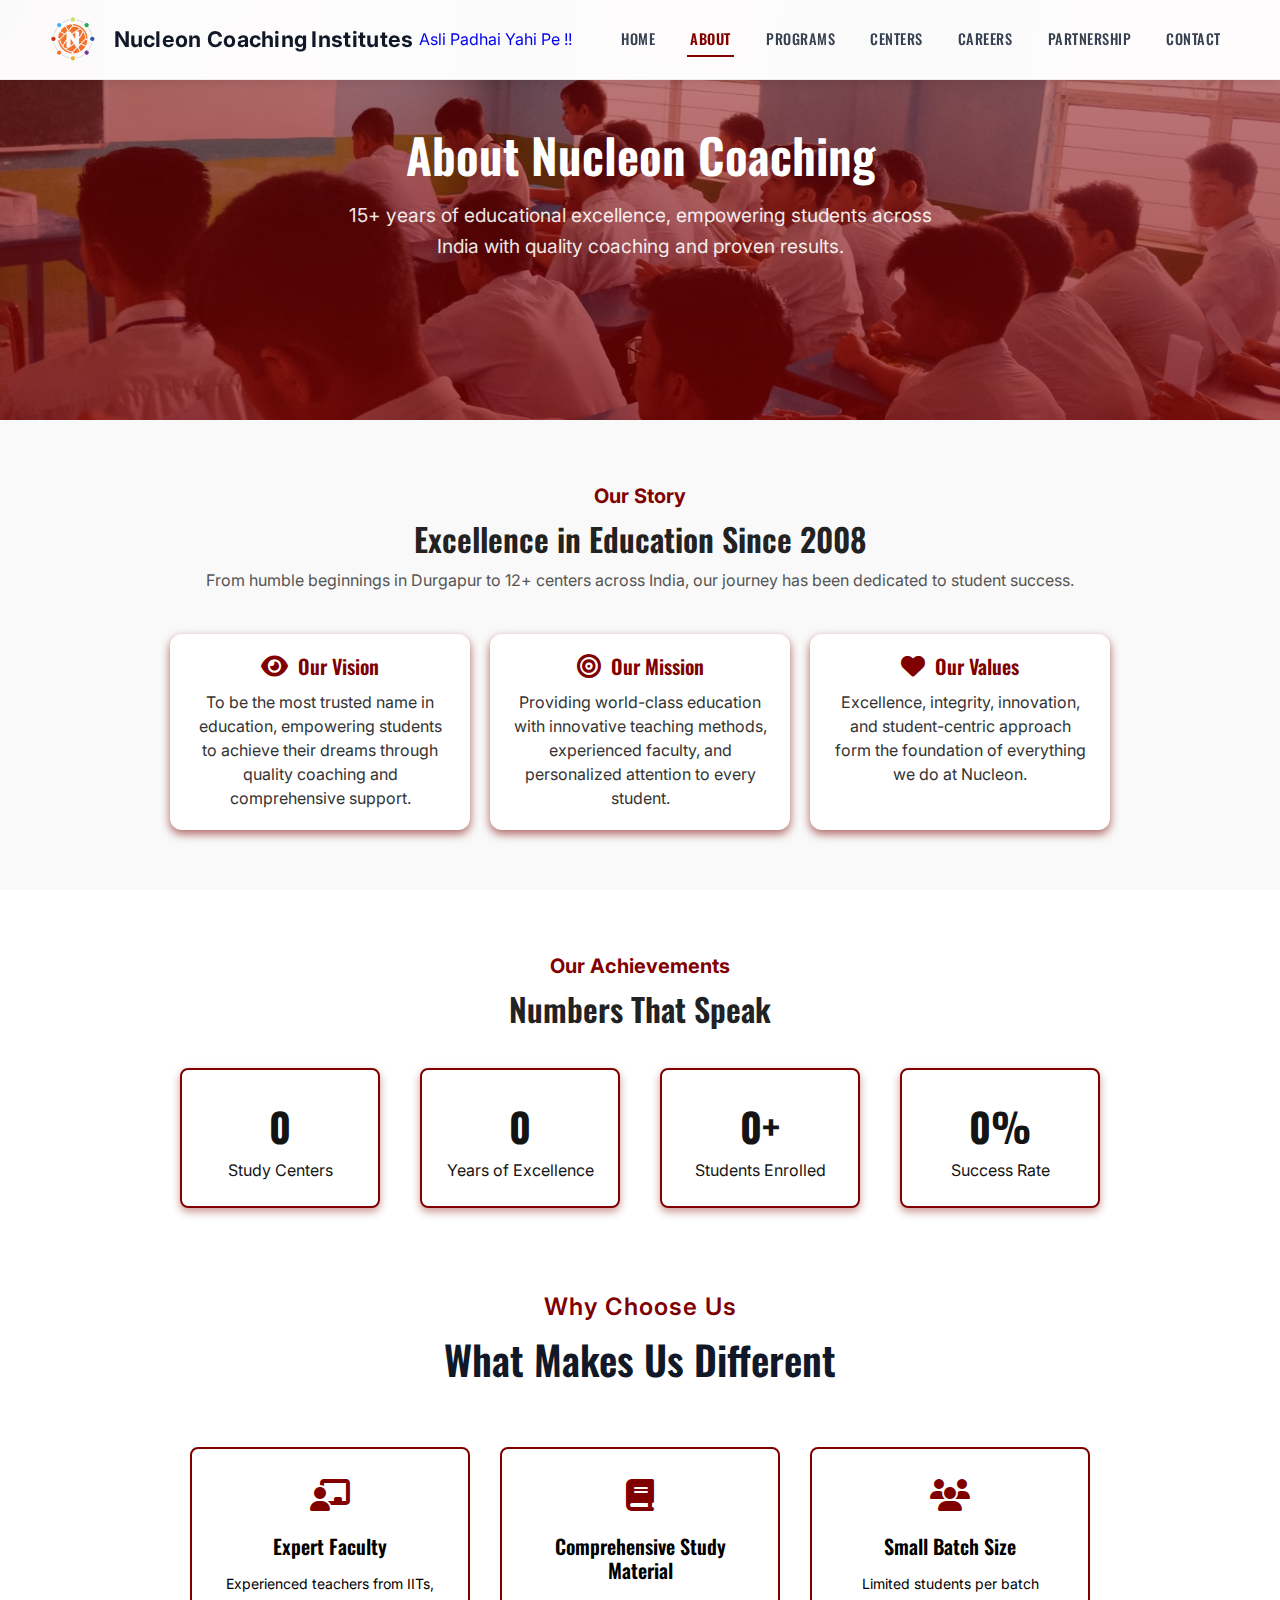
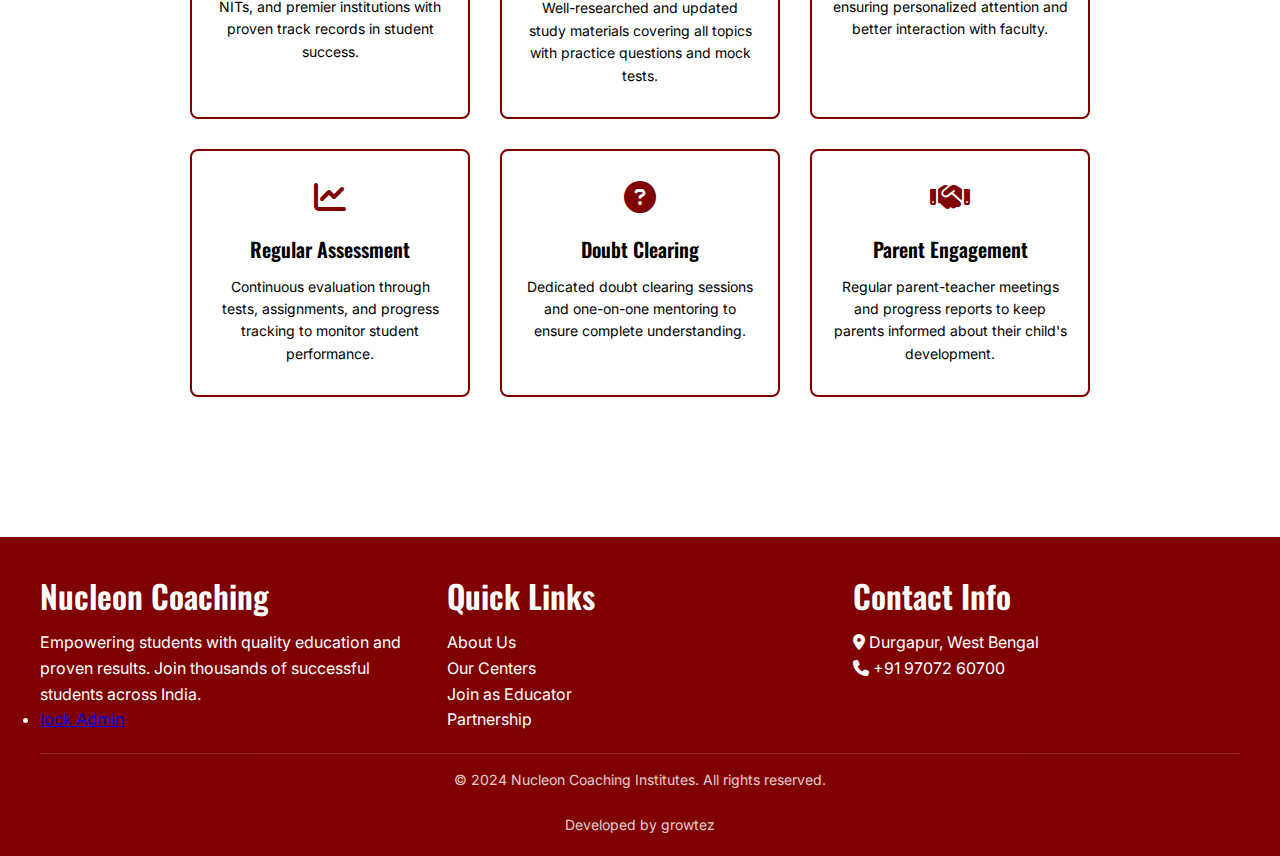
<file: about.html>
<!DOCTYPE html>
<html lang="en">
    <head>
        <meta charset="UTF-8">
        <meta name="viewport" content="width=device-width, initial-scale=1.0">
        <title>About - Nucleon Coaching Institutes</title>
        <meta name="description" content="Learn about Nucleon Coaching Institutes - 15+ years of excellence in education with 40+ centers across India.">
        
        <!-- Google Fonts -->
        <link href="https://fonts.googleapis.com/css2?family=Oswald:wght@300;400;500;600;700&family=Inter:wght@300;400;500;600;700&display=swap" rel="stylesheet">
        
        <!-- Font Awesome -->
        <link rel="stylesheet" href="https://cdnjs.cloudflare.com/ajax/libs/font-awesome/6.4.0/css/all.min.css">
    
        <!-- Custom CSS -->
        <link rel="stylesheet" href="style.css">
         <!-- Favicon -->
        <link rel="icon" href="images/favicon.ico" type="image/x-icon">
    </head>
    <body style="margin: 0; padding: 0; box-sizing: border-box; font-family: 'Inter', sans-serif; line-height: 1.6; color: #333; background: linear-gradient(135deg, #f8f9fa 0%, #e9ecef 100%); min-height: 100vh; display: flex; flex-direction: column;">
        
        <!-- Header -->
        <header class="header">
            <div class="container">
                <nav class="nav">
                    <a href="index.html" class="brand" aria-label="Nucleon Coaching Institutes">
                        <span class="logo"><img src="images/logo.png" alt="Nucleon Coaching Institutes"></span>
                        <span class="brand-text">
                            <span class="brand-row">
                                <span class="brand-line-1">Nucleon Coaching</span>
                                <span class="brand-line-1">Institutes</span>
                            </span>
                            <span class="brand-tagline">Asli Padhai Yahi Pe !!</span>
                        </span>
                    </a>
                    <ul class="nav-links">
                        <li><a href="index.html">Home</a></li>
                        <li><a href="about.html"class="active">About</a></li>
                        <li><a href="programs.html">Programs</a></li>
                        <li><a href="centers.html">Centers</a></li>
                        <li><a href="educator.html">Careers</a></li>
                        <li><a href="partnership.html">Partnership</a></li>
                        <li><a href="contact.html">Contact</a></li>
                    </ul>
                    <button class="mobile-menu-btn" aria-label="Toggle navigation" aria-expanded="false">
                        <i class="fas fa-bars"></i>
                    </button>
                </nav>
            </div>
        </header>

    <main style="flex:1;">
        <!-- Hero Section -->
        <section class="hero">
            <div class="container">
                <div class="hero-content">
                    <h1>About Nucleon Coaching</h1>
                    <p>15+ years of educational excellence, empowering students across India with quality coaching and
                        proven results.</p>
                </div>
            </div>
        </section>

        <!-- About Content -->
        <section style="padding: 60px 20px; background: #f9f9f9;">
            <div style="max-width: 1100px; margin: 0 auto; text-align: center;">

                <!-- Section Title -->
                <div style="margin-bottom: 40px;">
                    <span
                        style="display: block; font-size: 20px; color: rgb(128,0,0); font-weight: bold; margin-bottom: 8px;">
                        Our Story
                    </span>
                    <h2 style="font-size: 32px; margin: 0; color: #222;">
                        Excellence in Education Since 2008
                    </h2>
                    <p style="font-size: 16px; color: #555; margin-top: 10px;">
                        From humble beginnings in Durgapur to 12+ centers across India, our journey has been dedicated
                        to student success.
                    </p>
                </div>

                <!-- Program Cards -->
                <div style="display: flex; gap: 20px; justify-content: center; flex-wrap: wrap;">

                    <!-- Vision -->
                    <div
                        style="box-shadow: 0 4px 10px rgba(128,0,0,0.6); border-radius: 12px; padding: 20px; width: 300px; background: #fff; text-align: center;">
                        <div
                            style="display: flex; align-items: center; justify-content: center; gap: 10px; margin-bottom: 12px;">
                            <i class="fas fa-eye" style="font-size: 24px; color: rgb(128,0,0);"></i>
                            <h3 style="margin: 0; font-size: 20px; color: rgb(128,0,0);">Our Vision</h3>
                        </div>
                        <p style="margin: 0; color: #333; line-height: 1.5;">
                            To be the most trusted name in education, empowering students to achieve their dreams
                            through quality coaching and comprehensive support.
                        </p>
                    </div>

                    <!-- Mission -->
                    <div
                        style="box-shadow: 0 4px 10px rgba(128,0,0,0.6); border-radius: 12px; padding: 20px; width: 300px; background: #fff; text-align: center;">
                        <div
                            style="display: flex; align-items: center; justify-content: center; gap: 10px; margin-bottom: 12px;">
                            <i class="fas fa-bullseye" style="font-size: 24px; color: rgb(128,0,0);"></i>
                            <h3 style="margin: 0; font-size: 20px; color: rgb(128,0,0);">Our Mission</h3>
                        </div>
                        <p style="margin: 0; color: #333; line-height: 1.5;">
                            Providing world-class education with innovative teaching methods, experienced faculty, and
                            personalized attention to every student.
                        </p>
                    </div>

                    <!-- Values -->
                    <div
                        style="box-shadow: 0 4px 10px rgba(128,0,0,0.6); border-radius: 12px; padding: 20px; width: 300px; background: #fff; text-align: center;">
                        <div
                            style="display: flex; align-items: center; justify-content: center; gap: 10px; margin-bottom: 12px;">
                            <i class="fas fa-heart" style="font-size: 24px; color: rgb(128,0,0);"></i>
                            <h3 style="margin: 0; font-size: 20px; color: rgb(128,0,0);">Our Values</h3>
                        </div>
                        <p style="margin: 0; color: #333; line-height: 1.5;">
                            Excellence, integrity, innovation, and student-centric approach form the foundation of
                            everything we do at Nucleon.
                        </p>
                    </div>

                </div>
            </div>
        </section>



        <!-- Stats Section -->
        <section style="padding: 60px 20px; background: #fff;">
            <div style="max-width: 1100px; margin: 0 auto; text-align: center;">

            <!-- Section Title -->
            <div style="margin-bottom: 40px;">
            <span
                style="display: block; font-size: 20px; color: rgb(128,0,0); font-weight: bold; margin-bottom: 8px;">
                Our Achievements
            </span>
            <h2 style="font-size: 32px; margin: 0; color: #222;">
                Numbers That Speak
            </h2>
            </div>

            <!-- Stats -->
            <div style="display: flex; gap: 40px; justify-content: center; flex-wrap: wrap;">

            <!-- Study Centers -->
            <div style="text-align: center; width: 200px;">
                <div style="display: flex; flex-direction: column; align-items: center; justify-content: center; font-size: 36px; font-weight: bold; color: rgb(21, 20, 20); border: 2px solid rgb(128,0,0); width: 200px; height: 140px; border-radius: 8px; box-shadow: 0 4px 8px rgba(128,0,0,0.4); margin: 0 auto;"
                data-target="12">
                <span class="stat-number">0</span>
                <span style="font-size: 16px; color: rgb(21,20,20); font-weight: normal;">Study Centers</span>
                </div>
            </div>

            <!-- Years of Excellence -->
            <div style="text-align: center; width: 200px;">
                <div style="display: flex; flex-direction: column; align-items: center; justify-content: center; font-size: 36px; font-weight: bold; color: rgb(21, 20, 20); border: 2px solid rgb(128,0,0); width: 200px; height: 140px; border-radius: 8px; box-shadow: 0 4px 8px rgba(128,0,0,0.4); margin: 0 auto;"
                data-target="15">
                <span class="stat-number">0</span>
                <span style="font-size: 16px; color: rgb(21,20,20); font-weight: normal;">Years of Excellence</span>
                </div>
            </div>

            <!-- Students Enrolled -->
            <div style="text-align: center; width: 200px;">
                <div style="display: flex; flex-direction: column; align-items: center; justify-content: center; font-size: 36px; font-weight: bold; color: rgb(21, 20, 20); border: 2px solid rgb(128,0,0); width: 200px; height: 140px; border-radius: 8px; box-shadow: 0 4px 8px rgba(128,0,0,0.4); margin: 0 auto;"
                data-target="8000" data-suffix="+">
                <span class="stat-number">0+</span>
                <span style="font-size: 16px; color: rgb(21,20,20); font-weight: normal;">Students Enrolled</span>
                </div>
            </div>

            <!-- Success Rate -->
            <div style="text-align: center; width: 200px;">
                <div style="display: flex; flex-direction: column; align-items: center; justify-content: center; font-size: 36px; font-weight: bold; color: rgb(21, 20, 20); border: 2px solid rgb(128,0,0); width: 200px; height: 140px; border-radius: 8px; box-shadow: 0 4px 8px rgba(128,0,0,0.4); margin: 0 auto;"
                data-target="72" data-suffix="%">
                <span class="stat-number">0%</span>
                <span style="font-size: 16px; color: rgb(21,20,20); font-weight: normal;">Success Rate</span>
                </div>
            </div>

            </div>

            <!-- Inline JS for Number Animation -->
            <script>
            function initCounters() {
                document.querySelectorAll('[data-target]').forEach(el => {
                let target = +el.getAttribute("data-target");
                let suffix = el.getAttribute("data-suffix") || "";
                let numberEl = el.querySelector(".stat-number");
                let duration = 1500; // animation time in ms

                // Reset value before animation
                numberEl.innerText = "0" + suffix;

                function animateCounter() {
                    let start = null;
                    function step(timestamp) {
                    if (!start) start = timestamp;
                    let progress = Math.min((timestamp - start) / duration, 1);
                    let value = Math.floor(progress * target);
                    numberEl.innerText = value.toLocaleString() + suffix; // adds commas like 8,000+

                    if (progress < 1) {
                        requestAnimationFrame(step);
                    }
                    }
                    requestAnimationFrame(step);
                }

                // Use IntersectionObserver so animation runs only when visible
                let observer = new IntersectionObserver((entries, observer) => {
                    entries.forEach(entry => {
                    if (entry.isIntersecting) {
                        animateCounter();
                        observer.unobserve(entry.target); // run once
                    }
                    });
                }, { threshold: 0.5 });

                observer.observe(el);
                });
            }

            // Run after DOM content is ready
            document.addEventListener("DOMContentLoaded", initCounters);
            </script>

                    





                <!-- Why Choose Us -->
                <section class="section">
                    <div class="container">
                        <div class="section-title">
                            <span class="section-subtitle">Why Choose Us</span>
                            <h2>What Makes Us Different</h2>
                        </div>

                        <!-- Cards -->
                        <div style="display: flex; gap: 30px; justify-content: center; flex-wrap: wrap;">

                            <!-- Expert Faculty -->
                            <div
                                style="border: 2px solid #800000; border-radius: 8px; padding: 30px 20px; width: 280px; background: white; text-align: center;">
                                <div style="margin-bottom: 20px;">
                                    <i class="fas fa-chalkboard-teacher" style="font-size: 32px; color: #800000;"></i>
                                </div>
                                <h3 style="margin: 0 0 15px 0; font-size: 20px; color: black; font-weight: 600;">Expert
                                    Faculty</h3>
                                <p style="margin: 0; color: black; line-height: 1.6; font-size: 14px;">
                                    Experienced teachers from IITs, NITs, and premier institutions with proven track
                                    records in student success.
                                </p>
                            </div>

                            <!-- Comprehensive Study Material -->
                            <div
                                style="border: 2px solid #800000; border-radius: 8px; padding: 30px 20px; width: 280px; background: white; text-align: center;">
                                <div style="margin-bottom: 20px;">
                                    <i class="fas fa-book" style="font-size: 32px; color: #800000;"></i>
                                </div>
                                <h3 style="margin: 0 0 15px 0; font-size: 20px; color: black; font-weight: 600;">
                                    Comprehensive Study Material</h3>
                                <p style="margin: 0; color: black; line-height: 1.6; font-size: 14px;">
                                    Well-researched and updated study materials covering all topics with practice
                                    questions and mock tests.
                                </p>
                            </div>

                            <!-- Small Batch Size -->
                            <div
                                style="border: 2px solid #800000; border-radius: 8px; padding: 30px 20px; width: 280px; background: white; text-align: center;">
                                <div style="margin-bottom: 20px;">
                                    <i class="fas fa-users" style="font-size: 32px; color: #800000;"></i>
                                </div>
                                <h3 style="margin: 0 0 15px 0; font-size: 20px; color: black; font-weight: 600;">Small
                                    Batch Size</h3>
                                <p style="margin: 0; color: black; line-height: 1.6; font-size: 14px;">
                                    Limited students per batch ensuring personalized attention and better interaction
                                    with faculty.
                                </p>
                            </div>

                            <!-- Regular Assessment -->
                            <div
                                style="border: 2px solid #800000; border-radius: 8px; padding: 30px 20px; width: 280px; background: white; text-align: center;">
                                <div style="margin-bottom: 20px;">
                                    <i class="fas fa-chart-line" style="font-size: 32px; color: #800000;"></i>
                                </div>
                                <h3 style="margin: 0 0 15px 0; font-size: 20px; color: black; font-weight: 600;">Regular
                                    Assessment</h3>
                                <p style="margin: 0; color: black; line-height: 1.6; font-size: 14px;">
                                    Continuous evaluation through tests, assignments, and progress tracking to monitor
                                    student performance.
                                </p>
                            </div>

                            <!-- Doubt Clearing -->
                            <div
                                style="border: 2px solid #800000; border-radius: 8px; padding: 30px 20px; width: 280px; background: white; text-align: center;">
                                <div style="margin-bottom: 20px;">
                                    <i class="fas fa-question-circle" style="font-size: 32px; color: #800000;"></i>
                                </div>
                                <h3 style="margin: 0 0 15px 0; font-size: 20px; color: black; font-weight: 600;">Doubt
                                    Clearing</h3>
                                <p style="margin: 0; color: black; line-height: 1.6; font-size: 14px;">
                                    Dedicated doubt clearing sessions and one-on-one mentoring to ensure complete
                                    understanding.
                                </p>
                            </div>

                            <!-- Parent Engagement -->
                            <div
                                style="border: 2px solid #800000; border-radius: 8px; padding: 30px 20px; width: 280px; background: white; text-align: center;">
                                <div style="margin-bottom: 20px;">
                                    <i class="fas fa-handshake" style="font-size: 32px; color: #800000;"></i>
                                </div>
                                <h3 style="margin: 0 0 15px 0; font-size: 20px; color: black; font-weight: 600;">Parent
                                    Engagement</h3>
                                <p style="margin: 0; color: black; line-height: 1.6; font-size: 14px;">
                                    Regular parent-teacher meetings and progress reports to keep parents informed about
                                    their child's development.
                                </p>
                            </div>

                        </div>
                    </div>
                </section>
    </main>

    <!-- Footer -->
    <footer style="background:#800000; color:#fff; padding:40px 20px 20px; margin-top:auto; width:100%;">
        <!-- This div should NOT have background, only layout -->
        <div style="max-width:1200px; margin:0 auto;">
            <div style="display:flex; flex-wrap:wrap; justify-content:space-between; gap:20px; margin-bottom:20px;">
                
                <div style="flex:1; min-width:200px;">
                    <h3 style="margin-bottom:15px; color:#fff;">Nucleon Coaching</h3>
                    <p>Empowering students with quality education and proven results. Join thousands of successful students across India.</p>
                    <li class="footer-admin"><a href="admin.html" aria-label="Admin login"><span class="material-symbols-outlined" aria-hidden="true">lock</span> Admin</a></li>
                </div>
                
              <div style="flex:1; min-width:200px;">
        <h3 style="margin-bottom:15px; color:#fff;">Quick Links</h3>
    
        <p><a href="about.html" 
              style="color:#fff; text-decoration:none; transition:all 0.3s;" 
              onmouseover="this.style.color='#ffff'; this.style.textShadow='0 0 8px #FFD700';" 
              onmouseout="this.style.color='#ffff'; this.style.textShadow='none';">About Us</a></p>
    
        <p><a href="centers.html" 
              style="color:#fff; text-decoration:none; transition:all 0.3s;" 
              onmouseover="this.style.color='#ffff'; this.style.textShadow='0 0 8px #FFD700';" 
              onmouseout="this.style.color='#ffff'; this.style.textShadow='none';">Our Centers</a></p>
    
        <p><a href="educator.html" 
              style="color:#fff; text-decoration:none; transition:all 0.3s;" 
              onmouseover="this.style.color='#ffff'; this.style.textShadow='0 0 8px #FFD700';" 
              onmouseout="this.style.color='#ffff'; this.style.textShadow='none';">Join as Educator</a></p>
    
        <p><a href="partnership.html" 
              style="color:#fff; text-decoration:none; transition:all 0.3s;" 
              onmouseover="this.style.color='#ffff'; this.style.textShadow='0 0 8px #FFD700';" 
              onmouseout="this.style.color='#ffff'; this.style.textShadow='none';">Partnership</a></p>
    </div>
    
                
                <div style="flex:1; min-width:200px;">
                    <h3 style="margin-bottom:15px; color:#ffff;">Contact Info</h3>
                    <p><i class="fas fa-map-marker-alt"></i> Durgapur, West Bengal</p>
                    <p><i class="fas fa-phone"></i> +91 97072 60700 </p>
                    
                </div>
            </div>
            
            <div style="text-align:center; border-top:1px solid rgba(255,255,255,0.2); padding-top:15px; font-size:14px; opacity:0.8;">
                <p>&copy; 2024 Nucleon Coaching Institutes. All rights reserved.</p><br>
                <p>Developed by <a href="https://www.growtez.com" target="_blank" style="color:#fff; text-decoration:none; transition:all 0.3s;" onmouseover="this.style.color='#ffff'; this.style.textShadow='0 0 8px #FFD700';" onmouseout="this.style.color='#ffff'; this.style.textShadow='none';">growtez</a></p>
            </div>
        </div>
    </footer>

    <!-- Back to Top Button -->
    <a href="#" class="back-to-top" style="position:fixed; bottom:20px; right:20px; 
          width:50px; height:50px; 
          background:#800000; color:#fff; 
          display:flex; align-items:center; justify-content:center; 
          border:2px solid #fff; border-radius:50%; 
          text-decoration:none; font-size:20px; 
          box-shadow:0 0 10px rgba(0,0,0,0.3); 
          transition:all 0.3s;">
        <i class="fas fa-arrow-up"></i>
    </a>


    <!-- JavaScript -->
    <script src="script.js"></script>
</body>

</html>
</file>
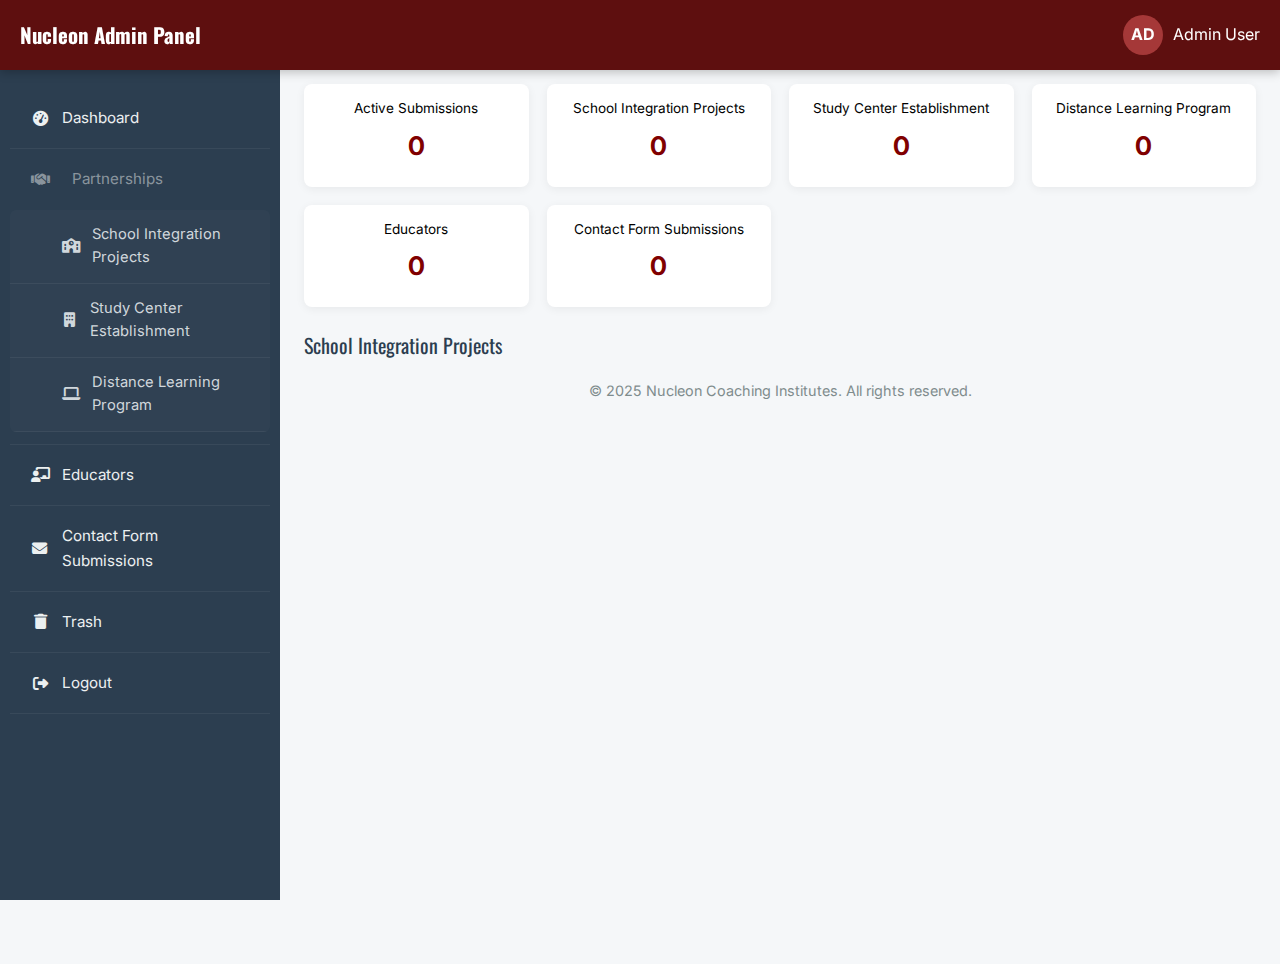
<file: admin.html>
<!DOCTYPE html>
<html lang="en">

<head>
    <meta charset="utf-8" />
    <meta name="viewport" content="width=device-width,initial-scale=1" />
    <title>Admin Panel | Nucleon Coaching Institutes</title>

    <link rel="icon" href="https://img.icons8.com/ios-filled/50/800000/graduation-cap.png" type="image/x-icon">

    <link
        href="https://fonts.googleapis.com/css2?family=Oswald:wght@300;400;500;600;700&family=Inter:wght@300;400;500;600;700&display=swap"
        rel="stylesheet">

    <link rel="stylesheet" href="https://cdnjs.cloudflare.com/ajax/libs/font-awesome/6.4.0/css/all.min.css">

    <link rel="stylesheet" href="./admin.css">
</head>

<body>

    <header class="admin-header">
        <button id="menuToggle" class="hamburger" aria-label="Toggle Menu">
            <i class="fas fa-bars"></i>
        </button>
        <h1>Nucleon Admin Panel</h1>
        <div class="admin-user">
            <div class="user-avatar">AD</div>
            <span>Admin User</span>
        </div>
    </header>


    <div class="admin-container">
        <aside class="admin-sidebar" aria-label="Sidebar">
            <ul class="admin-nav">
                <li class="nav-item">
                    <a href="#" class="nav-link" data-target="dashboard"><i class="fas fa-tachometer-alt"></i>
                        Dashboard</a>
                </li>
                <li class="nav-item">
                    <a href="#" class="submenu-toggle disabled" aria-disabled="true" tabindex="-1"><i
                            class="fas fa-handshake"></i> Partnerships</a>
                    <ul class="submenu active" aria-hidden="false">
                        <li class="nav-item submenu-item">
                            <a href="#" class="nav-link" data-target="school-integration"><i class="fas fa-school"></i>
                                School Integration Projects</a>
                        </li>
                        <li class="nav-item submenu-item">
                            <a href="#" class="nav-link" data-target="study-centers"><i class="fas fa-building"></i>
                                Study Center Establishment</a>
                        </li>
                        <li class="nav-item submenu-item">
                            <a href="#" class="nav-link" data-target="distance-learning"><i class="fas fa-laptop"></i>
                                Distance Learning Program</a>
                        </li>
                    </ul>
                </li>
                <li class="nav-item">
                    <a href="#" class="nav-link" data-target="educators"><i class="fas fa-chalkboard-teacher"></i>
                        Educators</a>
                </li>
                <li class="nav-item">
                    <a href="#" class="nav-link" data-target="contacts"><i class="fas fa-envelope"></i> Contact Form
                        Submissions</a>
                </li>
                <li class="nav-item">
                    <a href="#" class="nav-link" data-target="trash"><i class="fas fa-trash"></i> Trash</a>
                </li>
                <li class="nav-item">
                    <a href="#" class="nav-link" data-target="logout"><i class="fas fa-sign-out-alt"></i> Logout</a>
                </li>
            </ul>
        </aside>

        <main class="admin-main" role="main">
            <div id="statsCards" class="stats-cards">
                <div class="stat-card">
                    <div class="stat-label">Active Submissions</div>
                    <div id="stat-total" class="stat-number">0</div>
                </div>
                <div class="stat-card">
                    <div class="stat-label">School Integration Projects</div>
                    <div id="stat-partnership-school" class="stat-number">0</div>
                </div>
                <div class="stat-card">
                    <div class="stat-label">Study Center Establishment</div>
                    <div id="stat-partnership-study" class="stat-number">0</div>
                </div>
                <div class="stat-card">
                    <div class="stat-label">Distance Learning Program</div>
                    <div id="stat-partnership-distance" class="stat-number">0</div>
                </div>
                <div class="stat-card">
                    <div class="stat-label">Educators</div>
                    <div id="stat-educator" class="stat-number">0</div>
                </div>
                <div class="stat-card">
                    <div class="stat-label">Contact Form Submissions</div>
                    <div id="stat-contact" class="stat-number">0</div>
                </div>
            </div>

            <div id="panelHeader" class="panel-header">
                <div>
                    <div id="panelTitle" class="panel-title">School Integration Projects</div>
                    <div id="panelSub" class="panel-sub"></div>
                </div>
                <div></div>
            </div>

            <section id="dashboard" class="content-panel active"></section>
            <section id="school-integration" class="content-panel">
                <div class="panel">
                    <!-- <div class="search-bar">
                        <input id="search-school" type="text" placeholder="Search school integration projects...">
                        <button id="search-school-btn"><i class="fas fa-search"></i> Search</button>
                    </div> -->
                    <div id="school-table-container" class="table-wrapper"></div>
                </div>
            </section>
            <section id="study-centers" class="content-panel">
                <div class="panel">
                    <!-- <div class="search-bar">
                        <input id="search-study" type="text" placeholder="Search study centers...">
                        <button id="search-study-btn"><i class="fas fa-search"></i> Search</button>
                    </div> -->
                    <div id="study-table-container" class="table-wrapper"></div>
                </div>
            </section>
            <section id="distance-learning" class="content-panel">
                <div class="panel">
                    <!-- <div class="search-bar">
                        <input id="search-distance" type="text" placeholder="Search distance learning programs...">
                        <button id="search-distance-btn"><i class="fas fa-search"></i> Search</button>
                    </div> -->
                    <div id="distance-table-container" class="table-wrapper"></div>
                </div>
            </section>
            <section id="educators" class="content-panel">
                <div class="panel">
                    <!-- <div class="search-bar">
                        <input id="search-educators" type="text" placeholder="Search educators...">
                        <button id="search-educators-btn"><i class="fas fa-search"></i> Search</button>
                    </div> -->
                    <div id="educators-table-container" class="table-wrapper"></div>
                </div>
            </section>
            <section id="contacts" class="content-panel">
                <div class="panel">
                    <!-- <div class="search-bar">
                        <input id="search-contacts" type="text" placeholder="Search contact submissions...">
                        <button id="search-contacts-btn"><i class="fas fa-search"></i> Search</button>
                    </div> -->
                    <div id="contacts-table-container" class="table-wrapper"></div>
                </div>
            </section>
            <section id="trash" class="content-panel">
                <div class="panel">
                    <h3>Trash</h3>
                    <p>Deleted items will be cleared after 30 days (demo - no real deletion persistence).</p>
                    <div id="trash-table-container" class="table-wrapper"></div>
                </div>
            </section>
            <section id="logout" class="content-panel">
                <div class="panel">
                    <h3>Logout</h3>
                    <p>This link is a placeholder. Hook up your auth/logout flow here.</p>
                </div>
            </section>

            <section id="application-detail-view" class="content-panel">
                </section>


            <footer class="admin-footer">
                <p>&copy; 2025 Nucleon Coaching Institutes. All rights reserved.</p>
            </footer>
        </main>
    </div>

    <div id="sidebarBackdrop" class="sidebar-backdrop"></div>
    <script src="./adminscript.js"></script>

</body>

</html>
</file>
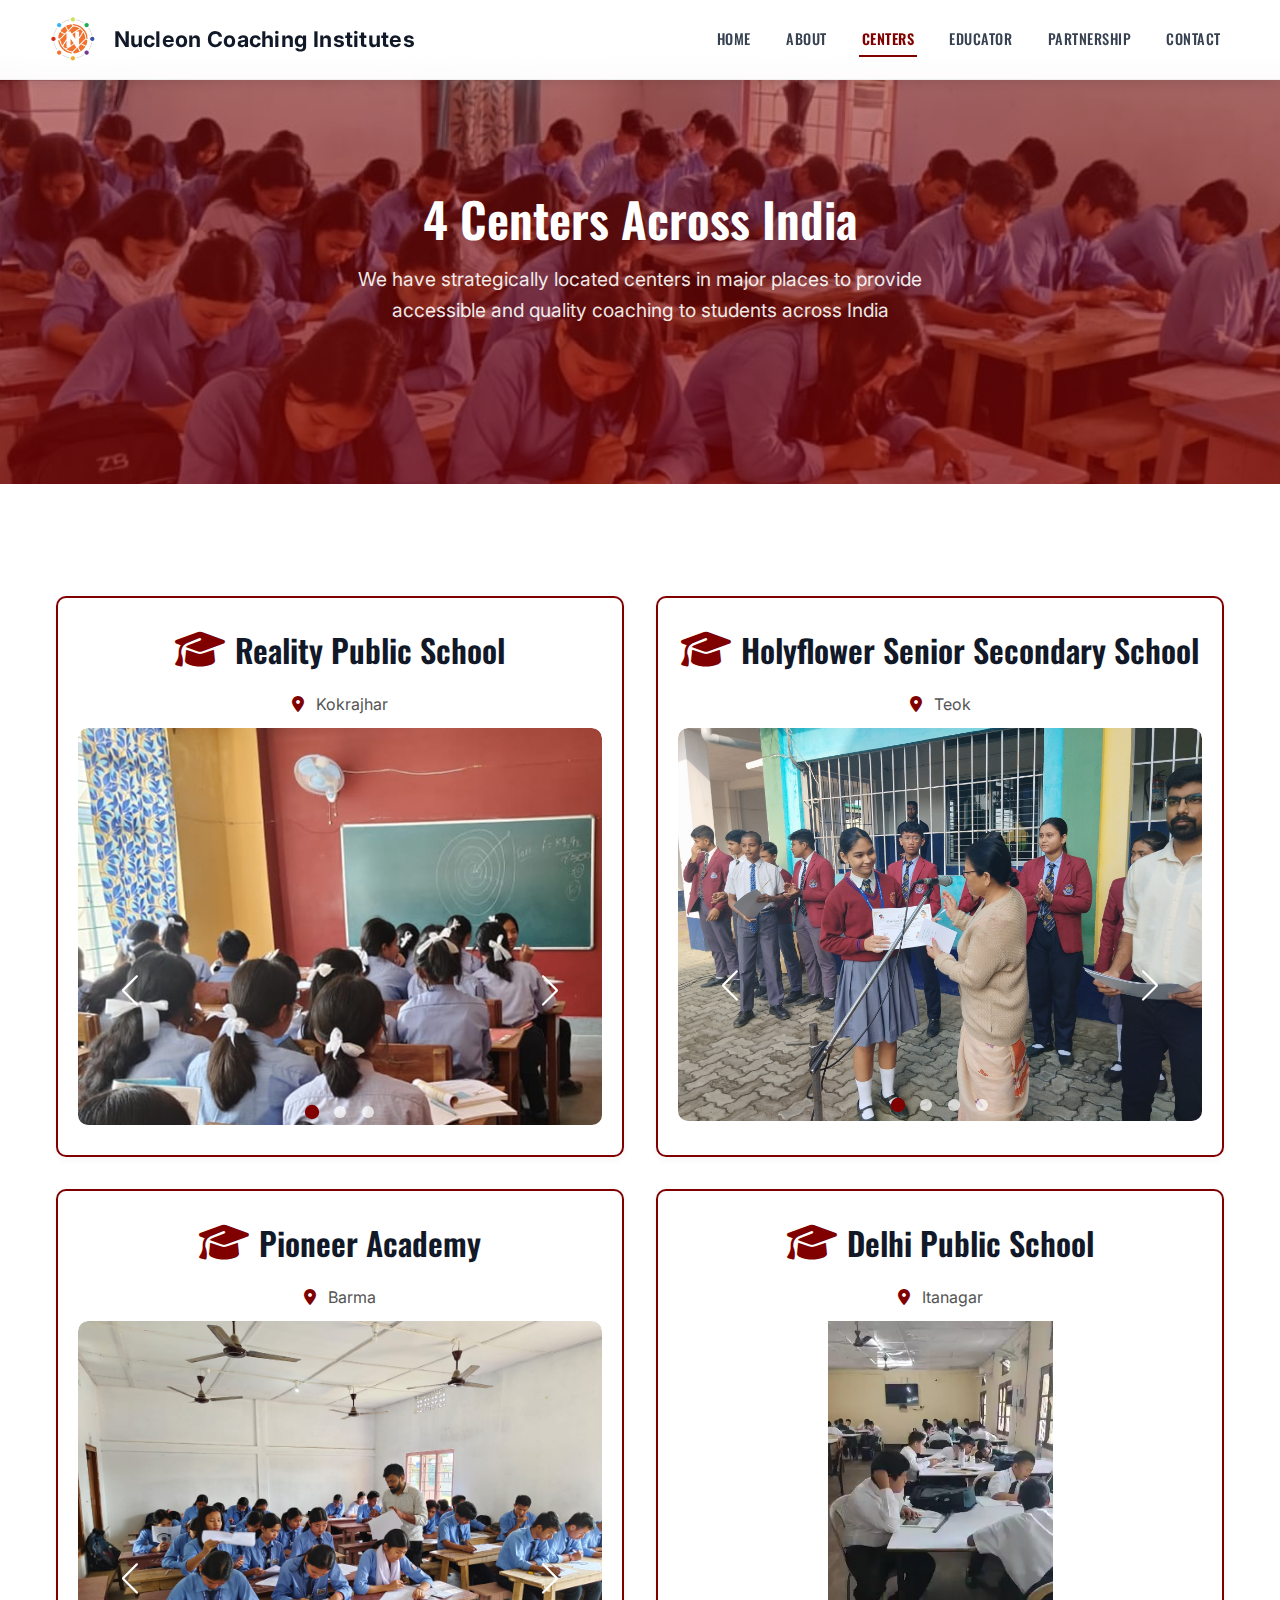
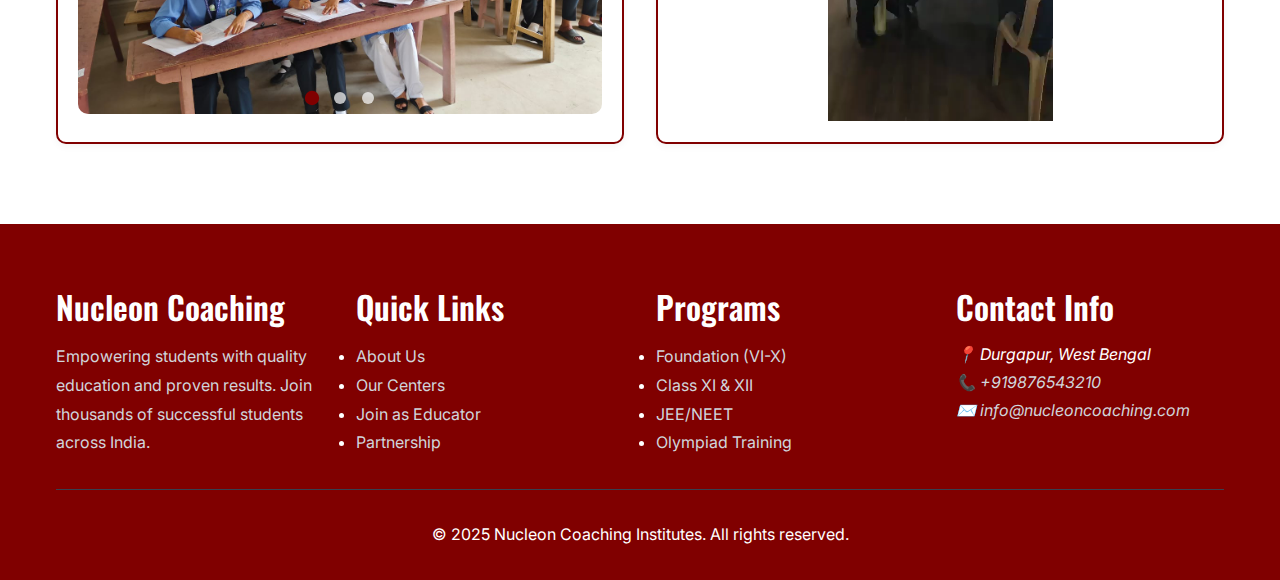
<file: centers.html>
<!DOCTYPE html>
<html lang="en">

<head>
    <meta charset="UTF-8">
    <meta name="viewport" content="width=device-width, initial-scale=1.0">
    <title>Our Centers | Nucleon Coaching Institutes</title>
    <meta name="description"
        content="Find Nucleon Coaching Institute centers across India. Visit our locations in major cities for quality education and guidance.">
    <meta name="keywords"
        content="Nucleon Centers, Coaching Institute Locations, Durgapur, Mumbai, Delhi, Kolkata, Bangalore">

    <!-- Favicon -->
    <link rel="icon" href="images/favicon.ico" type="image/x-icon">

    <!-- Google Fonts -->
    <link
        href="https://fonts.googleapis.com/css2?family=Oswald:wght@300;400;500;600;700&family=Inter:wght@300;400;500;600;700&display=swap"
        rel="stylesheet">

    <!-- Font Awesome -->
    <link rel="stylesheet" href="https://cdnjs.cloudflare.com/ajax/libs/font-awesome/6.4.0/css/all.min.css">

    <!-- Swiper CSS -->
    <link rel="stylesheet" href="https://cdn.jsdelivr.net/npm/swiper@8/swiper-bundle.min.css">

    <!-- Project Styles -->
    <link rel="stylesheet" href="style.css"> <!-- Global styles -->
    <link rel="stylesheet" href="centers.css"> <!-- Page-specific styles -->
</head>

<body>

    <!-- Header -->
    <header class="header">
        <div class="container">
            <nav class="nav">
                <a href="index.html" class="brand" aria-label="Nucleon Coaching Institutes">
                    <span class="logo"><img src="images/logo.png" alt="Nucleon Coaching Institutes"></span>
                    <span class="brand-text">
                        <span class="brand-line-1">Nucleon Coaching</span>
                        <span class="brand-line-1">Institutes</span>
                    </span>
                </a>
                <ul class="nav-links">
                    <li><a href="index.html">Home</a></li>
                    <li><a href="about.html">About</a></li>
                    <li><a href="centers.html" class="active">Centers</a></li>
                    <li><a href="educator.html">Educator</a></li>
                    <li><a href="partnership.html">Partnership</a></li>
                    <li><a href="contact.html">Contact</a></li>
                </ul>
                <button class="mobile-menu-btn">
                    <i class="fas fa-bars"></i>
                </button>
            </nav>
        </div>
    </header>

    <main>
        <!-- Hero Section -->
        <section class="hero">
            <div class="container">
                <div class="hero-content">
                    <h1>4 Centers Across India</h1>
                    <p>We have strategically located centers in major places to provide accessible and quality coaching
                        to students across India</p>
                </div>
            </div>
        </section>

        <!-- Centers Section -->
        <section class="section centers">
            <div class="container">
                <div class="centers-grid">

                    <!-- Center Card 1 -->
                    <div class="center-card">
                        <div class="card-header">
                            <div class="center-icon">
                                <i class="fas fa-graduation-cap" aria-hidden="true"></i>
                            </div>
                            <h3>Reality Public School</h3>
                        </div>
                        <address class="center-address">
                            Kokrajhar
                        </address>

                        <!-- Swiper Slider -->
                        <div class="swiper center-slider">
                            <div class="swiper-wrapper">
                                <div class="swiper-slide">
                                    <img src="images/centers/rps1.jpg" alt="rps1" class="card-image">
                                </div>
                                <div class="swiper-slide">
                                    <img src="images/centers/rps2.jpg" alt="rps2" class="card-image">
                                </div>
                                <div class="swiper-slide">
                                    <img src="images/centers/rps3.jpg" alt="rps3" class="card-image">
                                </div>
                            </div>

                            <!-- Pagination (dots) -->
                            <div class="swiper-pagination"></div>

                            <!-- Navigation buttons -->
                            <div class="swiper-button-prev"></div>
                            <div class="swiper-button-next"></div>
                        </div>
                    </div>

                    <!-- Center Card 2 -->
                    <div class="center-card">
                        <div class="card-header">
                            <div class="center-icon">
                                <i class="fas fa-graduation-cap" aria-hidden="true"></i>
                            </div>
                            <h3>Holyflower Senior Secondary School</h3>
                        </div>
                        <address class="center-address">
                            Teok
                        </address>

                        <!-- Swiper Slider -->
                        <div class="swiper center-slider">
                            <div class="swiper-wrapper">
                                <div class="swiper-slide">
                                    <img src="images/centers/hsss1.jpg" alt="hsss1" class="card-image">
                                </div>
                                <div class="swiper-slide">
                                    <img src="images/centers/hsss2.jpg" alt="hsss2" class="card-image">
                                </div>
                                <div class="swiper-slide">
                                    <img src="images/centers/hsss3.jpg" alt="hsss3" class="card-image">
                                </div>
                                <div class="swiper-slide">
                                    <img src="images/centers/hsss4.jpg" alt="hsss4" class="card-image">
                                </div>
                            </div>

                            <!-- Pagination (dots) -->
                            <div class="swiper-pagination"></div>

                            <!-- Navigation buttons -->
                            <div class="swiper-button-prev"></div>
                            <div class="swiper-button-next"></div>
                        </div>
                    </div>


                    <!-- Center Card 3 -->
                    <div class="center-card">
                        <div class="card-header">
                            <div class="center-icon">
                                <i class="fas fa-graduation-cap" aria-hidden="true"></i>
                            </div>
                            <h3>Pioneer Academy</h3>
                        </div>
                        <address class="center-address">
                            Barma
                        </address>

                        <!-- Swiper Slider -->
                        <div class="swiper center-slider">
                            <div class="swiper-wrapper">
                                <div class="swiper-slide">
                                    <img src="images/centers/pa1.jpg" alt="pa1" class="card-image">
                                </div>
                                <div class="swiper-slide">
                                    <img src="images/centers/pa2.jpg" alt="pa2" class="card-image">
                                </div>
                                <div class="swiper-slide">
                                    <img src="images/centers/pa3.jpg" alt="pa3" class="card-image">
                                </div>
                            </div>

                            <!-- Pagination (dots) -->
                            <div class="swiper-pagination"></div>

                            <!-- Navigation buttons -->
                            <div class="swiper-button-prev"></div>
                            <div class="swiper-button-next"></div>
                        </div>
                    </div>


                    <!-- Center Card 4 -->
                    <div class="center-card">
                        <div class="card-header">
                            <div class="center-icon">
                                <i class="fas fa-graduation-cap" aria-hidden="true"></i>
                            </div>
                            <h3>Delhi Public School</h3>
                        </div>
                        <address class="center-address">
                            Itanagar
                        </address>

                        <div class="swiper-slide">
                            <video src="images/centers/dps2.mp4" preload="metadata" class="center-video" autoplay loop muted>
                            </video>
                        </div>

                    </div>
                </div>
            </div>
        </section>
    </main>

    <!-- Footer -->
    <footer class="footer">
        <div class="container">
            <div class="footer-content">
                <div class="footer-section">
                    <h3>Nucleon Coaching</h3>
                    <p>Empowering students with quality education and proven results. Join thousands of successful
                        students across India.</p>
                </div>
                <div class="footer-section">
                    <h3>Quick Links</h3>
                    <ul>
                        <li><a href="about.html">About Us</a></li>
                        <li><a href="centers.html">Our Centers</a></li>
                        <li><a href="educator.html">Join as Educator</a></li>
                        <li><a href="partnership.html">Partnership</a></li>
                    </ul>
                </div>
                <div class="footer-section">
                    <h3>Programs</h3>
                    <ul>
                        <li><a href="#">Foundation (VI-X)</a></li>
                        <li><a href="#">Class XI & XII</a></li>
                        <li><a href="#">JEE/NEET</a></li>
                        <li><a href="#">Olympiad Training</a></li>
                    </ul>
                </div>
                <div class="footer-section">
                    <h3>Contact Info</h3>
                    <address>
                        📍 Durgapur, West Bengal<br>
                        📞 <a href="tel:+919876543210">+919876543210</a><br>
                        ✉️ <a href="mailto:info@nucleoncoaching.com">info@nucleoncoaching.com</a>
                    </address>
                </div>
            </div>
            <div class="footer-bottom">
                <p>© 2025 Nucleon Coaching Institutes. All rights reserved.</p>
            </div>
        </div>
    </footer>

    <!-- Back to Top Button -->
    <a href="#" class="back-to-top" id="backToTop" aria-label="Back to top">
        <i class="fas fa-arrow-up"></i>
    </a>
    <!-- Swiper JS -->
    <script src="https://cdn.jsdelivr.net/npm/swiper@8/swiper-bundle.min.js"></script>

    <!-- Your custom script -->
    <script src="centerscript.js"></script>
</body>

</html>
</file>
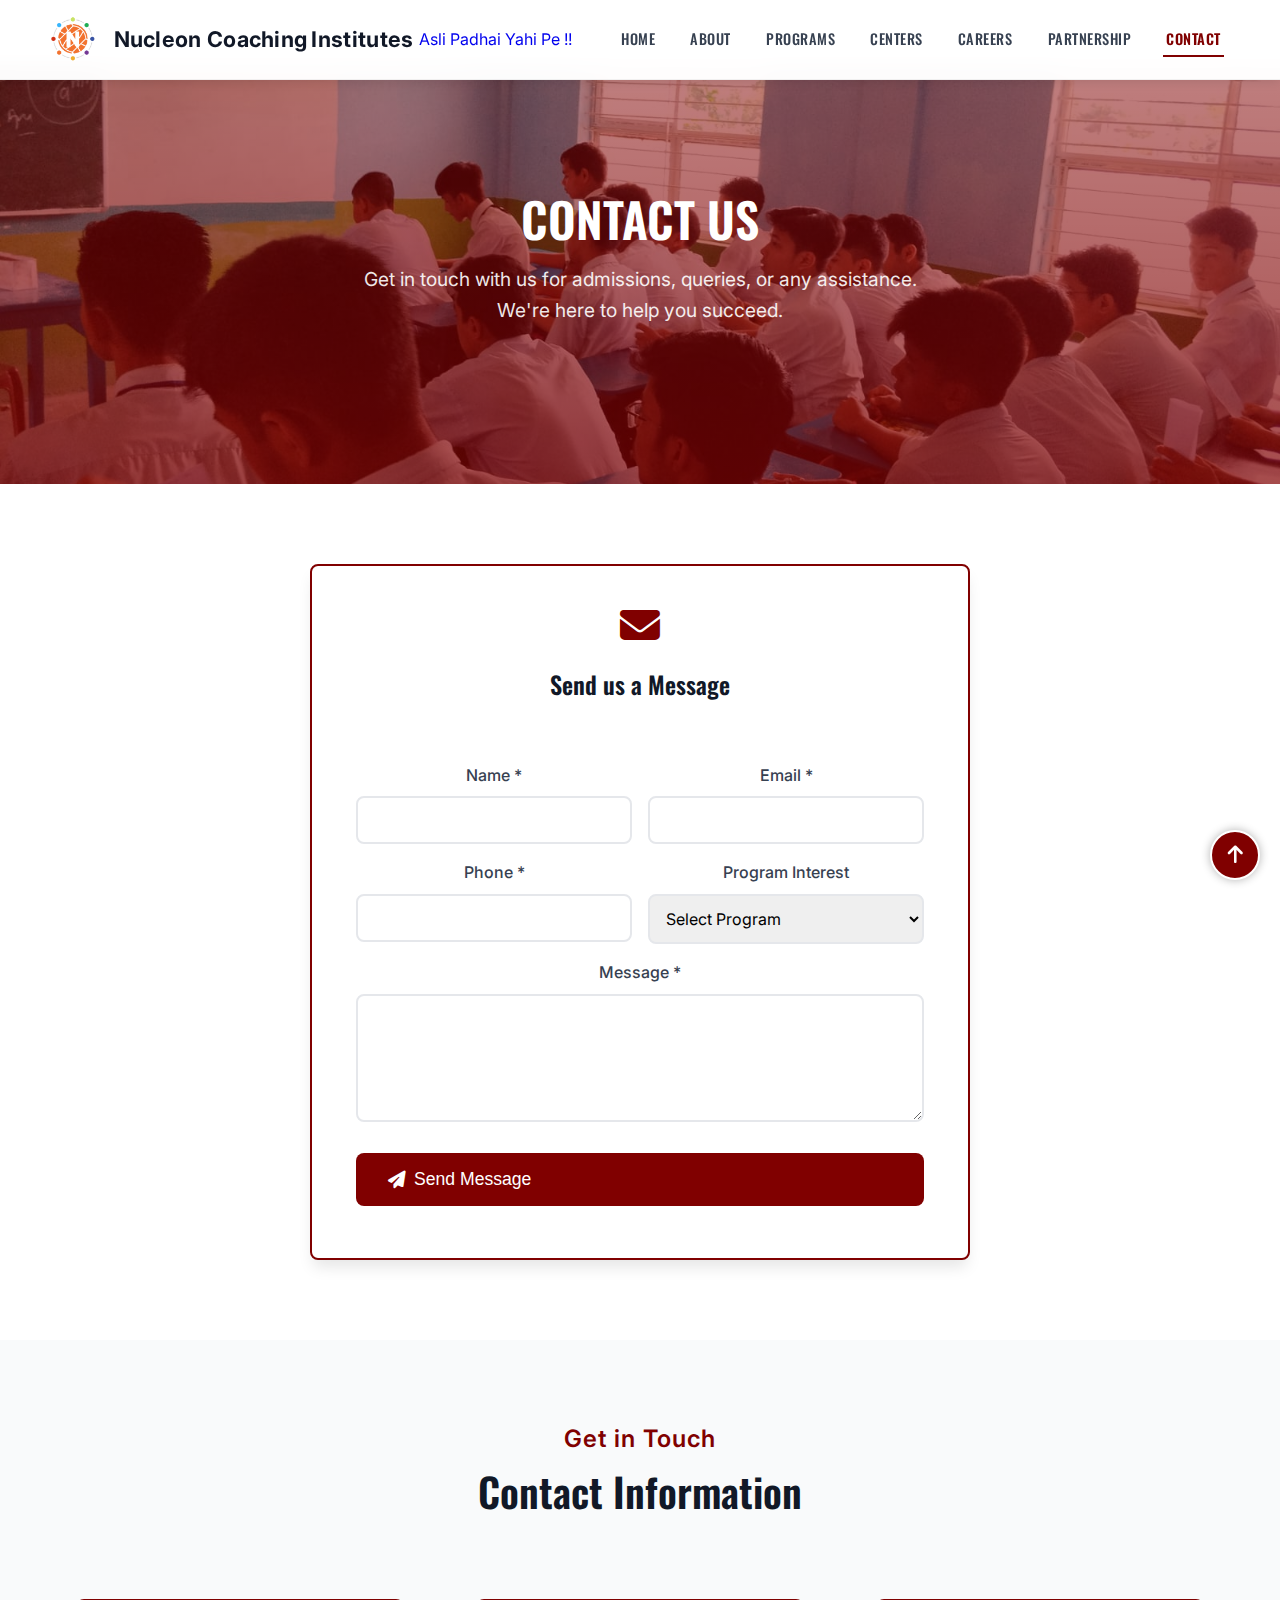
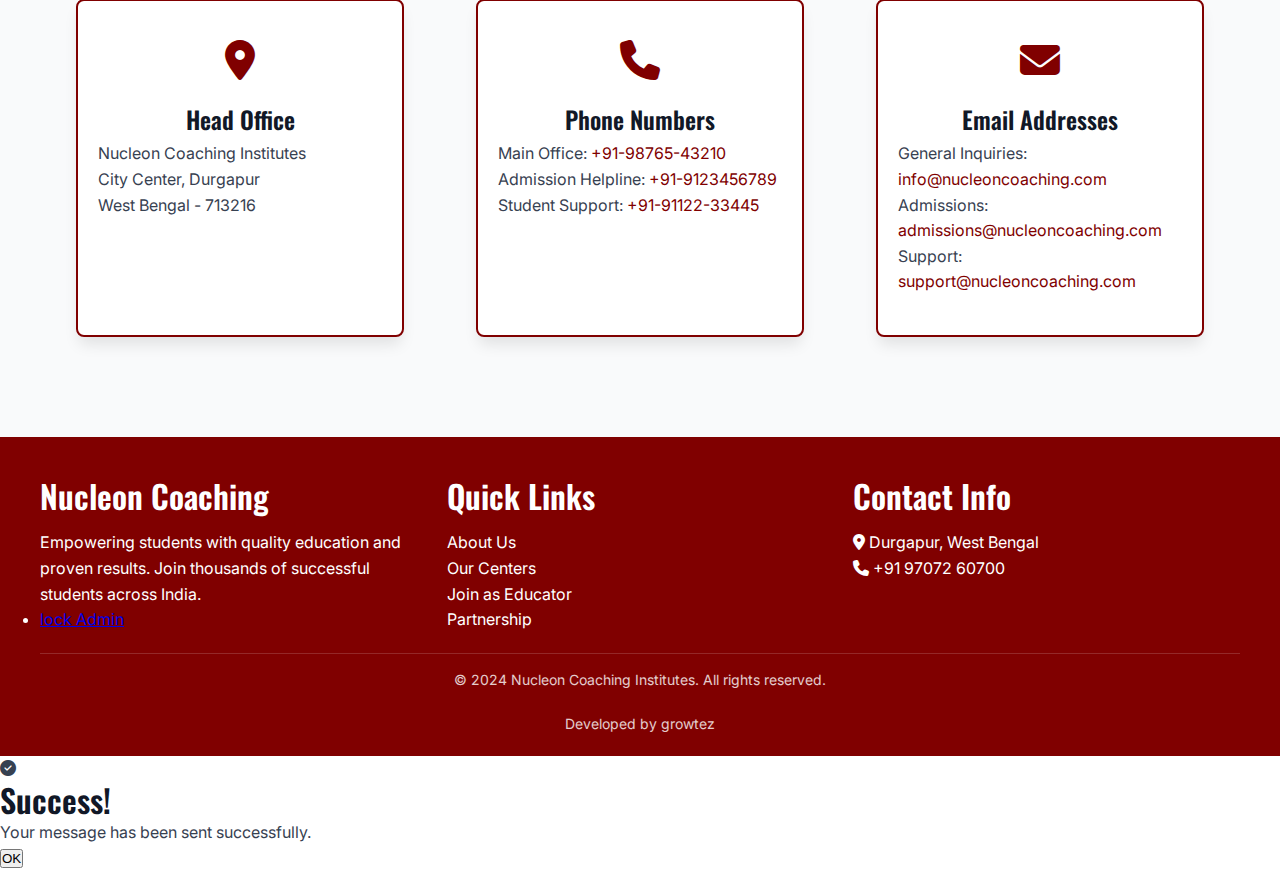
<file: contact.html>
<!DOCTYPE html>
<html lang="en">

<head>
    <meta charset="UTF-8">
    <meta name="viewport" content="width=device-width, initial-scale=1.0">
    <title>Contact Us - Nucleon Coaching Institutes</title>
    <meta name="description"
        content="Get in touch with Nucleon Coaching Institutes. Contact us for admissions, queries, and more information.">

    <link
        href="https://fonts.googleapis.com/css2?family=Oswald:wght@300;400;500;600;700&family=Inter:wght@300;400;500;600;700&display=swap"
        rel="stylesheet">

    <link rel="stylesheet" href="https://cdnjs.cloudflare.com/ajax/libs/font-awesome/6.4.0/css/all.min.css">

    <link rel="stylesheet" href="style.css">
    <link rel="stylesheet" href="contact.css">
</head>

<body>
    <header class="header">
        <div class="container">
            <nav class="nav">
                <a href="index.html" class="brand" aria-label="Nucleon Coaching Institutes">
                    <span class="logo"><img src="images/logo.png" alt="Nucleon Coaching Institutes"></span>
                    <span class="brand-text">
                        <span class="brand-row">
                            <span class="brand-line-1">Nucleon Coaching</span>
                            <span class="brand-line-1">Institutes</span>
                        </span>
                        <span class="brand-tagline">Asli Padhai Yahi Pe !!</span>
                    </span>
                </a>
                <ul class="nav-links">
                    <li><a href="index.html">Home</a></li>
                    <li><a href="about.html">About</a></li>
                    <li><a href="programs.html">Programs</a></li>
                    <li><a href="centers.html">Centers</a></li>
                    <li><a href="educator.html">Careers</a></li>
                    <li><a href="partnership.html" >Partnership</a></li>
                    <li><a href="contact.html" class="active">Contact</a></li>
                </ul>
                <button class="mobile-menu-btn" aria-label="Toggle navigation" aria-expanded="false">
                    <i class="fas fa-bars"></i>
                </button>
            </nav>
        </div>
    </header>

    <main>
        <section class="hero">
            <div class="container">
                <div class="hero-content">
                    <h1>CONTACT US</h1>
                    <p>Get in touch with us for admissions, queries, or any assistance. We're here to help you succeed.
                    </p>
                </div>
            </div>
        </section>

        <!--Form Section-->
        <section class="section">
            <div class="container">
                <div class="program-cards">
                    <div class="program-card" style="grid-column: 1 / -1; max-width: 800px; margin: 0 auto;">
                        <div class="program-icon">
                            <i class="fas fa-envelope"></i>
                        </div>
                        <h3>Send us a Message</h3>
                        <form id="contactForm" style="margin-top: 2rem;">
                            <div style="display: grid; grid-template-columns: 1fr 1fr; gap: 1rem; margin-bottom: 1rem;">
                                <div>
                                    <label for="name">Name *</label>
                                    <input type="text" id="name" name="name" required autocomplete="name">
                                </div>
                                <div>
                                    <label for="email">Email *</label>
                                    <input type="email" id="email" name="email" required autocomplete="email">
                                </div>
                            </div>
                            <div style="display: grid; grid-template-columns: 1fr 1fr; gap: 1rem; margin-bottom: 1rem;">
                                <div>
                                    <label for="phone">Phone *</label>
                                    <input type="tel" id="phone" name="phone" required autocomplete="tel">
                                </div>
                                <div>
                                    <label for="program">Program Interest</label>
                                    <select id="program" name="program">
                                        <option value="">Select Program</option>
                                        <option value="foundation">Foundation (VI-X)</option>
                                        <option value="class11-12">Class XI & XII</option>
                                        <option value="jee-neet">JEE/NEET</option>
                                        <option value="olympiad">Olympiad</option>
                                        <option value="sip">School Integrated Program</option>
                                    </select>
                                </div>
                            </div>
                            <div style="margin-bottom: 1.5rem;">
                                <label for="message">Message *</label>
                                <textarea id="message" name="message" rows="5" required></textarea>
                            </div>
                            <button type="submit" id="submitBtn" class="btn btn-large" style="width: 100%;">
                                <i class="fas fa-paper-plane"></i>
                                <span>Send Message</span>
                            </button>
                        </form>
                    </div>
                </div>
            </div>
        </section>

        <section class="section testimonials">
            <div class="container">
                <div class="section-title">
                    <span class="section-subtitle">Get in Touch</span>
                    <h2>Contact Information</h2>
                </div>

                <div class="program-cards">
                    <div class="program-card">
                        <div class="program-icon">
                            <i class="fas fa-map-marker-alt"></i>
                        </div>
                        <h3>Head Office</h3>
                        <p>Nucleon Coaching Institutes<br>
                            City Center, Durgapur<br>
                            West Bengal - 713216</p>
                    </div>

                    <div class="program-card">
                        <div class="program-icon">
                            <i class="fas fa-phone"></i>
                        </div>
                        <h3>Phone Numbers</h3>
                        <p>
                            Main Office: <a href="tel:+919876543210">+91-98765-43210</a><br>
                            Admission Helpline: <a href="tel:+919123456789">+91-9123456789</a><br>
                            Student Support: <a href="tel:+919112233445">+91-91122-33445</a>
                        </p>
                    </div>

                    <div class="program-card">
                        <div class="program-icon">
                            <i class="fas fa-envelope"></i>
                        </div>
                        <h3>Email Addresses</h3>
                        <p>
                            General Inquiries: <a
                                href="mailto:info@nucleoncoaching.com">info@nucleoncoaching.com</a><br>
                            Admissions: <a
                                href="mailto:admissions@nucleoncoaching.com">admissions@nucleoncoaching.com</a><br>
                            Support: <a href="mailto:support@nucleoncoaching.com">support@nucleoncoaching.com</a>
                        </p>
                    </div>
                </div>
            </div>
        </section>
    </main>

    <footer style="background:#800000; color:#fff; padding:40px 20px 20px; margin-top:auto; width:100%;">
        <!-- This div should NOT have background, only layout -->
        <div style="max-width:1200px; margin:0 auto;">
            <div style="display:flex; flex-wrap:wrap; justify-content:space-between; gap:20px; margin-bottom:20px;">
                
                <div style="flex:1; min-width:200px;">
                    <h3 style="margin-bottom:15px; color:#fff;">Nucleon Coaching</h3>
                    <p>Empowering students with quality education and proven results. Join thousands of successful students across India.</p>
                    <li class="footer-admin"><a href="admin.html" aria-label="Admin login"><span class="material-symbols-outlined" aria-hidden="true">lock</span> Admin</a></li>
                </div>
                
              <div style="flex:1; min-width:200px;">
        <h3 style="margin-bottom:15px; color:#fff;">Quick Links</h3>
    
        <p><a href="about.html" 
              style="color:#fff; text-decoration:none; transition:all 0.3s;" 
              onmouseover="this.style.color='#ffff'; this.style.textShadow='0 0 8px #FFD700';" 
              onmouseout="this.style.color='#ffff'; this.style.textShadow='none';">About Us</a></p>
    
        <p><a href="centers.html" 
              style="color:#fff; text-decoration:none; transition:all 0.3s;" 
              onmouseover="this.style.color='#ffff'; this.style.textShadow='0 0 8px #FFD700';" 
              onmouseout="this.style.color='#ffff'; this.style.textShadow='none';">Our Centers</a></p>
    
        <p><a href="educator.html" 
              style="color:#fff; text-decoration:none; transition:all 0.3s;" 
              onmouseover="this.style.color='#ffff'; this.style.textShadow='0 0 8px #FFD700';" 
              onmouseout="this.style.color='#ffff'; this.style.textShadow='none';">Join as Educator</a></p>
    
        <p><a href="partnership.html" 
              style="color:#fff; text-decoration:none; transition:all 0.3s;" 
              onmouseover="this.style.color='#ffff'; this.style.textShadow='0 0 8px #FFD700';" 
              onmouseout="this.style.color='#ffff'; this.style.textShadow='none';">Partnership</a></p>
    </div>
    
                
                <div style="flex:1; min-width:200px;">
                    <h3 style="margin-bottom:15px; color:#ffff;">Contact Info</h3>
                    <p><i class="fas fa-map-marker-alt"></i> Durgapur, West Bengal</p>
                    <p><i class="fas fa-phone"></i> +91 97072 60700 </p>
                    
                </div>
            </div>
            
            <div style="text-align:center; border-top:1px solid rgba(255,255,255,0.2); padding-top:15px; font-size:14px; opacity:0.8;">
                <p>&copy; 2024 Nucleon Coaching Institutes. All rights reserved.</p><br>
                <p>Developed by <a href="https://www.growtez.com" target="_blank" style="color:#fff; text-decoration:none; transition:all 0.3s;" onmouseover="this.style.color='#ffff'; this.style.textShadow='0 0 8px #FFD700';" onmouseout="this.style.color='#ffff'; this.style.textShadow='none';">growtez</a></p>
            </div>
        </div>
    </footer>

    <a href="#" 
    style="position:fixed; bottom:20px; right:20px; 
            width:50px; height:50px; 
            background:#800000; color:#fff; 
            display:flex; align-items:center; justify-content:center; 
            border:2px solid #fff; border-radius:50%; 
            text-decoration:none; font-size:20px; 
            box-shadow:0 0 10px rgba(0,0,0,0.3); 
            transition:all 0.3s;">
        <i class="fas fa-arrow-up"></i>
    </a>


    <!-- Custom Success Dialog -->
    <div id="successDialog" class="dialog-container">
        <div class="dialog-content">
            <div class="dialog-icon">
                <i class="fas fa-check-circle"></i>
            </div>
            <h3 id="dialogTitle">Success!</h3>
            <p id="dialogMessage">Your message has been sent successfully.</p>
            <button type="button" id="dialogOkButton" class="dialog-button">OK</button>
        </div>
    </div>

    <script>
      c
        
        document.addEventListener('DOMContentLoaded', function () {
            const contactForm = document.getElementById("contactForm");
            const submitBtn = document.getElementById("submitBtn");
            const dialogOkButton = document.getElementById("dialogOkButton");

            // Configuration - Update these URLs for your Laravel setup
            const API_BASE_URL = 'https://nucleongroup.in/api'; // Laravel's default dev server
            
            // Add styles for dialog
            const dialogStyles = `
                .dialog-container {
                    display: none; 
                    position: fixed; 
                    top: 0; 
                    left: 0; 
                    width: 100%; 
                    height: 100%; 
                    background: rgba(0,0,0,0.7); 
                    z-index: 9999; 
                    justify-content: center; 
                    align-items: center;
                }
                
                .dialog-content {
                    border: 2px solid #800000; 
                    border-radius: 12px; 
                    padding: 30px 25px; 
                    width: 340px; 
                    background: white; 
                    text-align: center; 
                    box-shadow: 0 5px 20px rgba(0,0,0,0.3);
                }
                
                .dialog-icon {
                    margin-bottom: 20px;
                }
                
                .dialog-icon i {
                    font-size: 50px; 
                    color: #800000;
                }
                
                .dialog-content h3 {
                    margin: 0 0 15px 0; 
                    font-size: 22px; 
                    color: black; 
                    font-weight: 700;
                }
                
                .dialog-content p {
                    margin: 0; 
                    color: #333; 
                    line-height: 1.6; 
                    font-size: 16px;
                    margin-bottom: 20px;
                }
                
                .dialog-button {
                    padding: 12px 30px; 
                    border: none; 
                    background: #800000; 
                    color: white; 
                    border-radius: 6px; 
                    cursor: pointer;
                    font-size: 16px;
                    font-weight: 600;
                    transition: background 0.2s;
                }
                
                .dialog-button:hover {
                    background: #600000;
                }
            `;

            const styleSheet = document.createElement('style');
            styleSheet.textContent = dialogStyles;
            document.head.appendChild(styleSheet);

            function showDialog(title, message) {
                document.getElementById("dialogTitle").innerText = title;
                document.getElementById("dialogMessage").innerText = message;
                document.getElementById("successDialog").style.display = "flex";

                // Set focus to the OK button for accessibility
                dialogOkButton.focus();
            }

            function closeDialog() {
                document.getElementById("successDialog").style.display = "none";
            }

            // Make it global
            window.closeDialog = closeDialog;

            // Get CSRF token for Laravel (if using web routes instead of API)
            async function getCsrfToken() {
                try {
                    const response = await fetch(`${API_BASE_URL.replace('/api', '')}/sanctum/csrf-cookie`, {
                        credentials: 'include'
                    });
                    return true;
                } catch (error) {
                    console.log('CSRF token not needed for API routes');
                    return false;
                }
            }

            // Handle form submission
            contactForm.addEventListener("submit", async function (e) {
                e.preventDefault();

                const originalBtnText = submitBtn.querySelector("span").innerHTML;
                submitBtn.disabled = true;
                submitBtn.querySelector("span").innerHTML = "Sending...";

                const formData = new FormData(contactForm);
                const data = Object.fromEntries(formData.entries());

                // Client-side validation
                if (!data.name || !data.email || !data.phone || !data.message) {
                    showDialog("Error", "Please fill out all required fields.");
                    submitBtn.disabled = false;
                    submitBtn.querySelector("span").innerHTML = originalBtnText;
                    return;
                }

                // Email validation
                const emailPattern = /^[^\s@]+@[^\s@]+\.[^\s@]+$/;
                if (!emailPattern.test(data.email)) {
                    showDialog("Error", "Please enter a valid email address.");
                    submitBtn.disabled = false;
                    submitBtn.querySelector("span").innerHTML = originalBtnText;
                    return;
                }

                try {
                    // Prepare headers for Laravel API
                    const headers = {
                        'Content-Type': 'application/json',
                        'Accept': 'application/json'
                    };

                    // Make the API request to Laravel
                    const response = await fetch(`${API_BASE_URL}/contacts`, {
                        method: "POST",
                        headers: headers,
                        body: JSON.stringify(data)
                    });

                    const result = await response.json();

                    if (!response.ok) {
                        // Handle Laravel validation errors
                        if (response.status === 422 && result.errors) {
                            const errorMessages = Object.values(result.errors).flat();
                            throw new Error(errorMessages.join(' '));
                        }
                        
                        throw new Error(result.message || `Server error: ${response.status}`);
                    }

                    // Success response from Laravel
                    if (result.success) {
                        showDialog("Success!", result.message || "Your message has been sent successfully. We'll get back to you soon.");
                        contactForm.reset();
                    } else {
                        showDialog("Error", result.message || "Something went wrong.");
                    }

                } catch (err) {
                    console.error("Submission Error:", err);
                    
                    // Handle specific error types
                    if (err.message.includes('Failed to fetch') || err.message.includes('NetworkError')) {
                        showDialog("Connection Error", "Unable to connect to the server. Please check your internet connection and try again.");
                    } else if (err.message.includes('CORS')) {
                        showDialog("Configuration Error", "Server configuration issue. Please contact support.");
                    } else {
                        showDialog("Submission Failed", err.message);
                    }
                } finally {
                    submitBtn.disabled = false;
                    submitBtn.querySelector("span").innerHTML = originalBtnText;
                }
            });

            // Close dialog when OK button is clicked
            dialogOkButton.addEventListener("click", closeDialog);

            // Close with Escape key
            document.addEventListener("keydown", function (e) {
                if (e.key === "Escape") {
                    closeDialog();
                }
            });

            // Back to top button functionality
            const backToTopButton = document.querySelector('a[href="#"]');

            window.addEventListener('scroll', () => {
                if (window.pageYOffset > 300) {
                    backToTopButton.style.opacity = '1';
                    backToTopButton.style.visibility = 'visible';
                } else {
                    backToTopButton.style.opacity = '0';
                    backToTopButton.style.visibility = 'hidden';
                }
            });

            backToTopButton.addEventListener('click', (e) => {
                e.preventDefault();
                window.scrollTo({ top: 0, behavior: 'smooth' });
            });
        });
    </script>

</body>

</html>
</file>
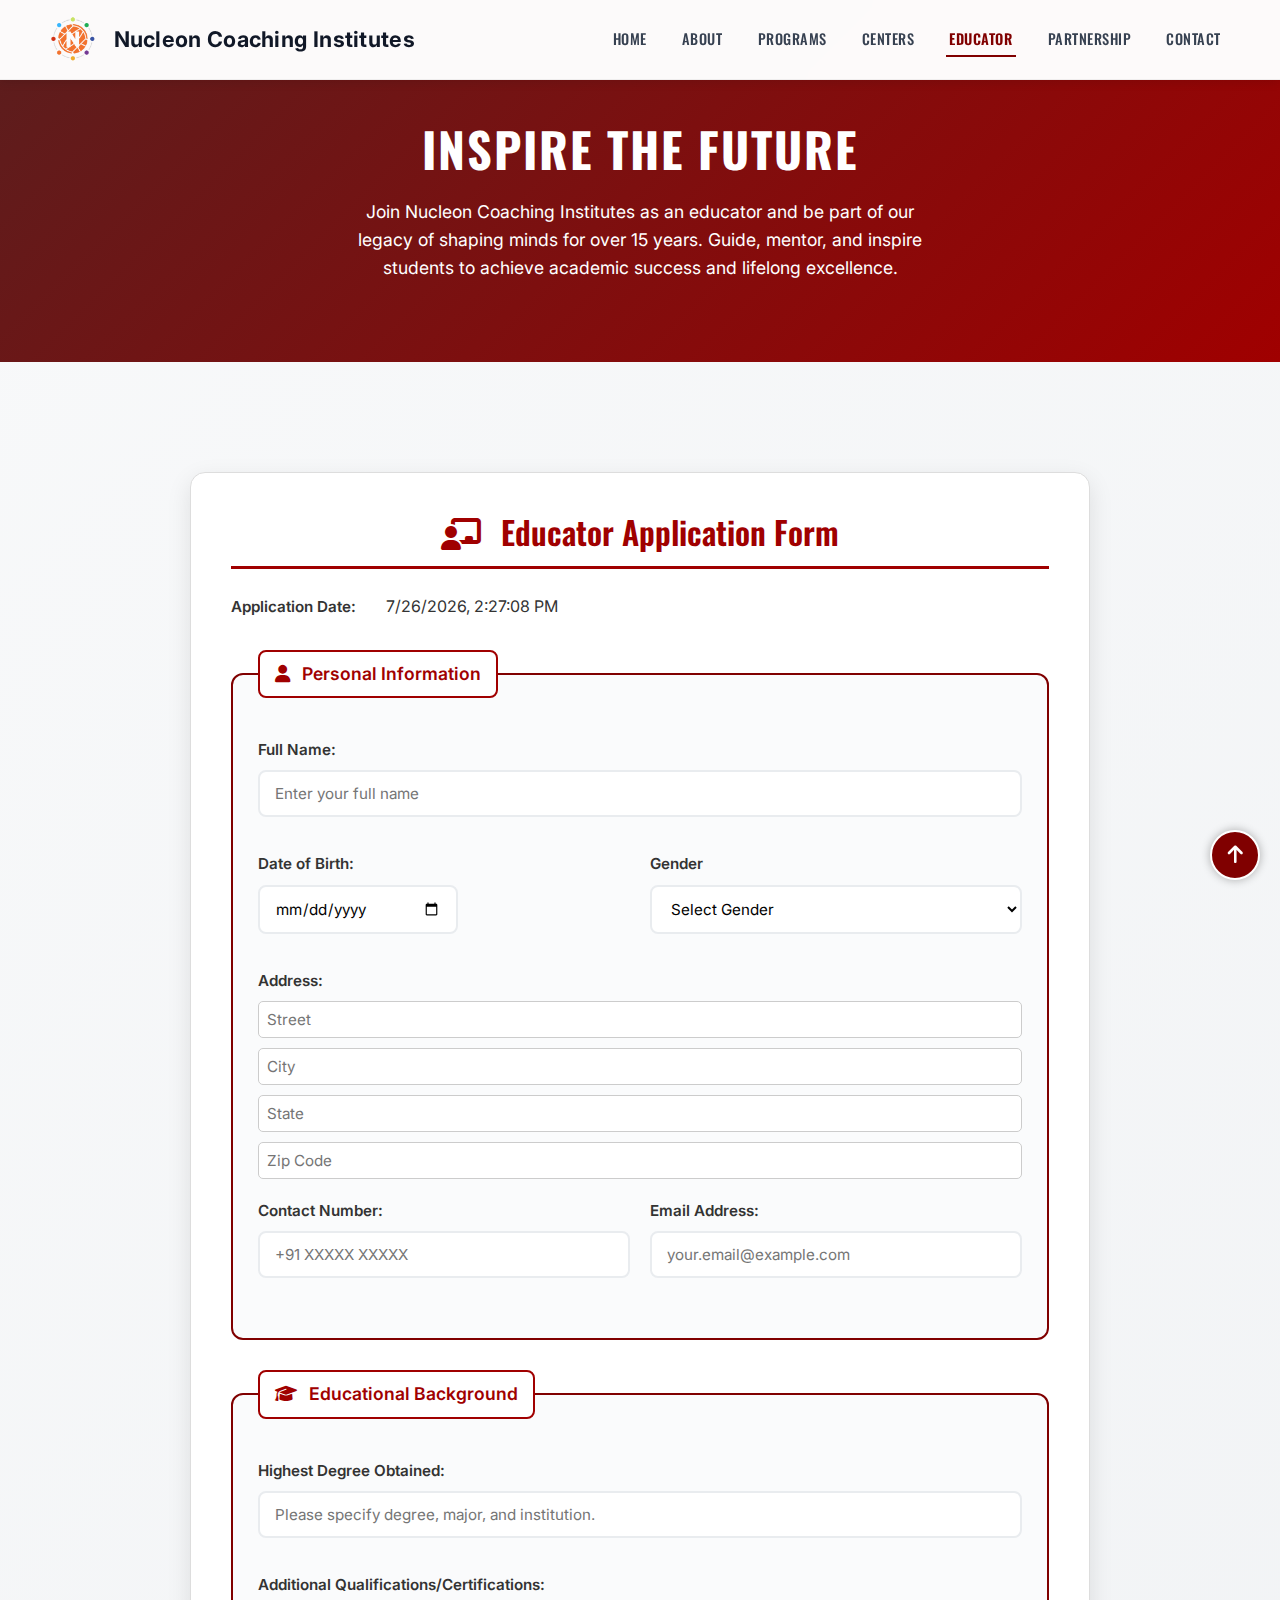
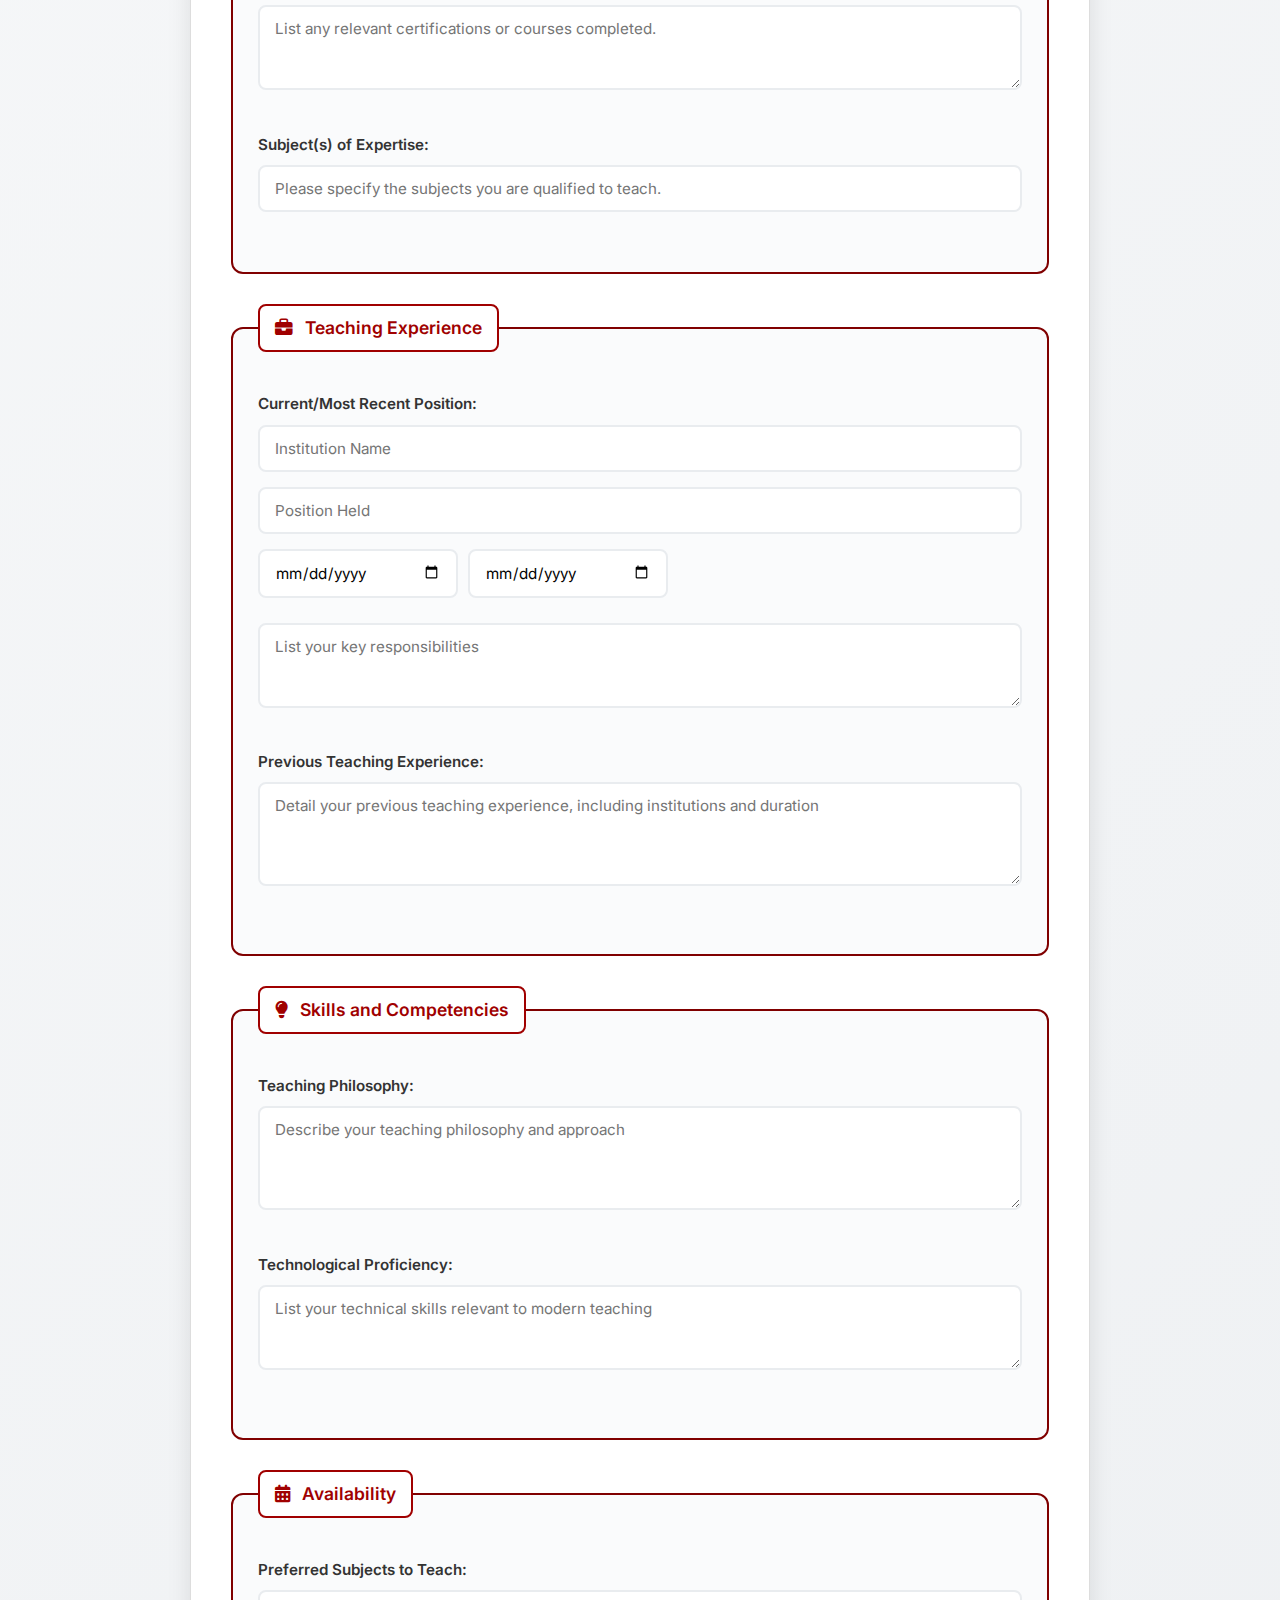
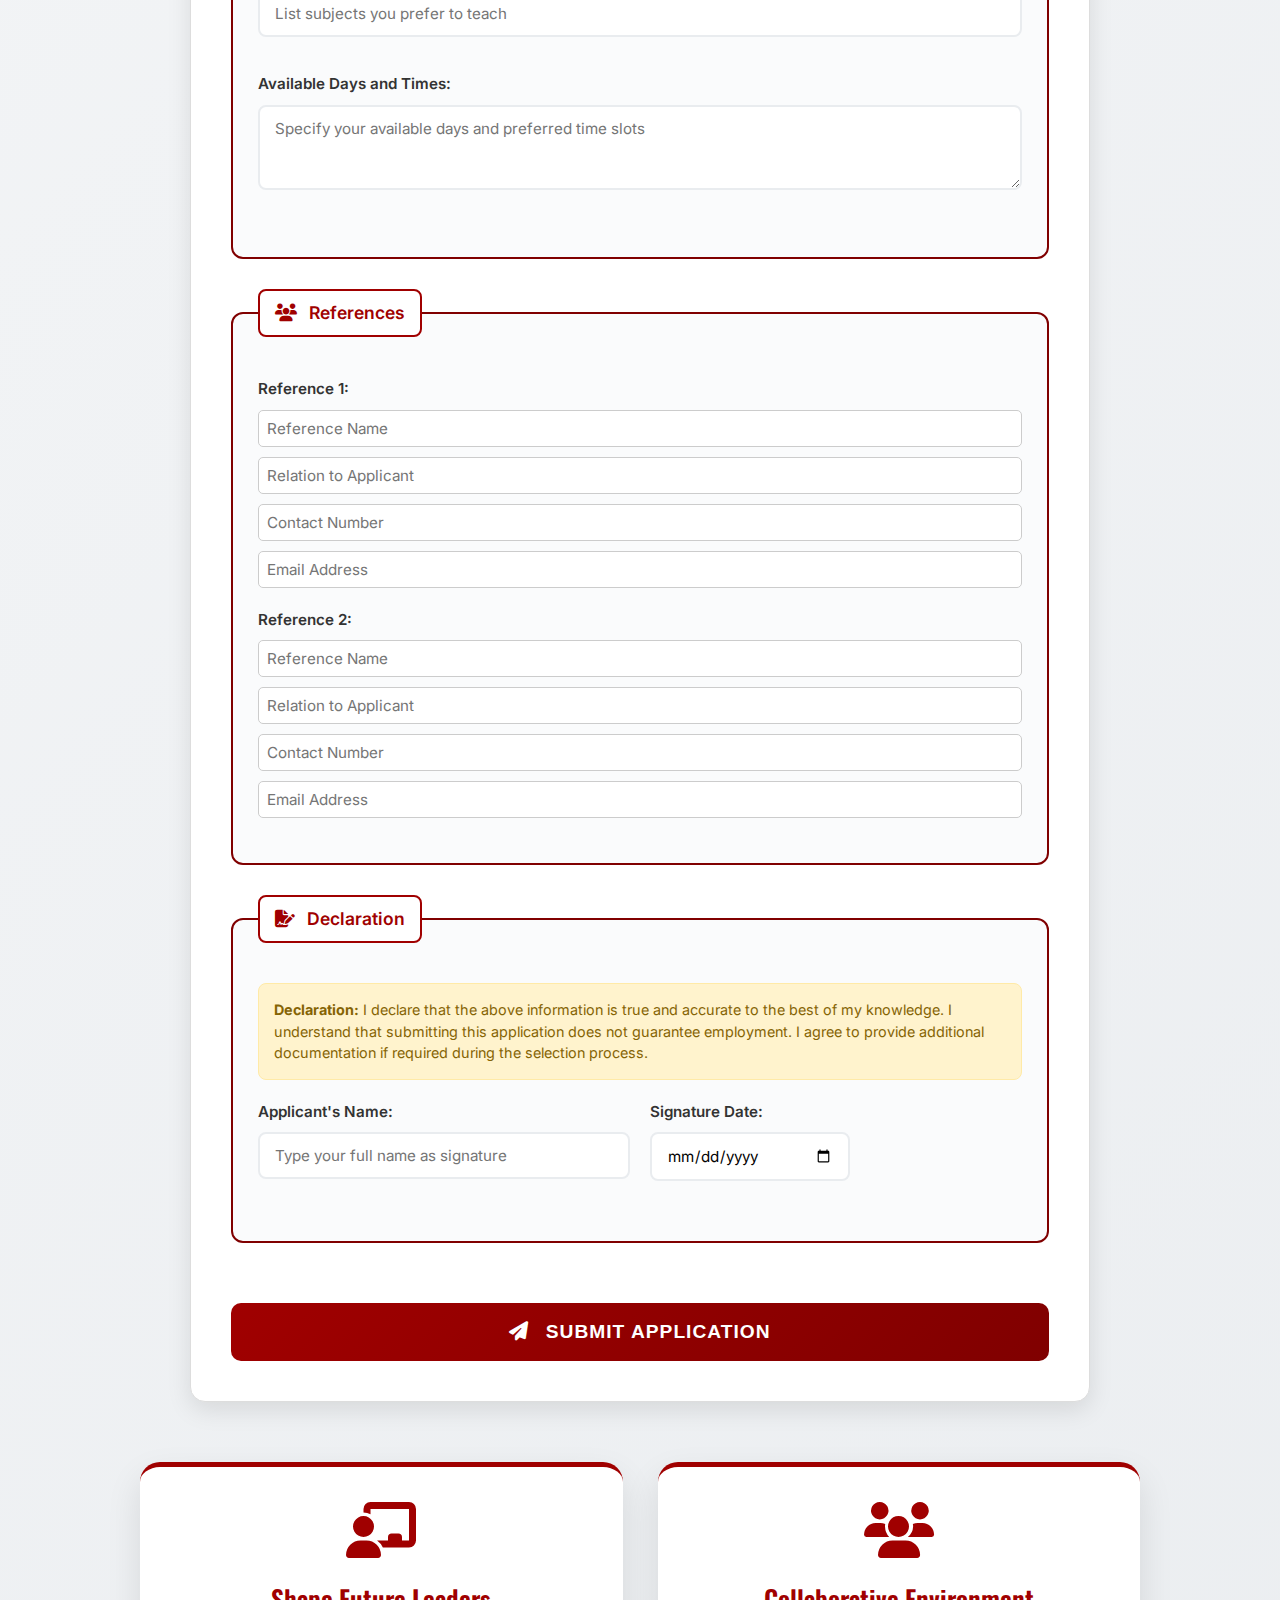
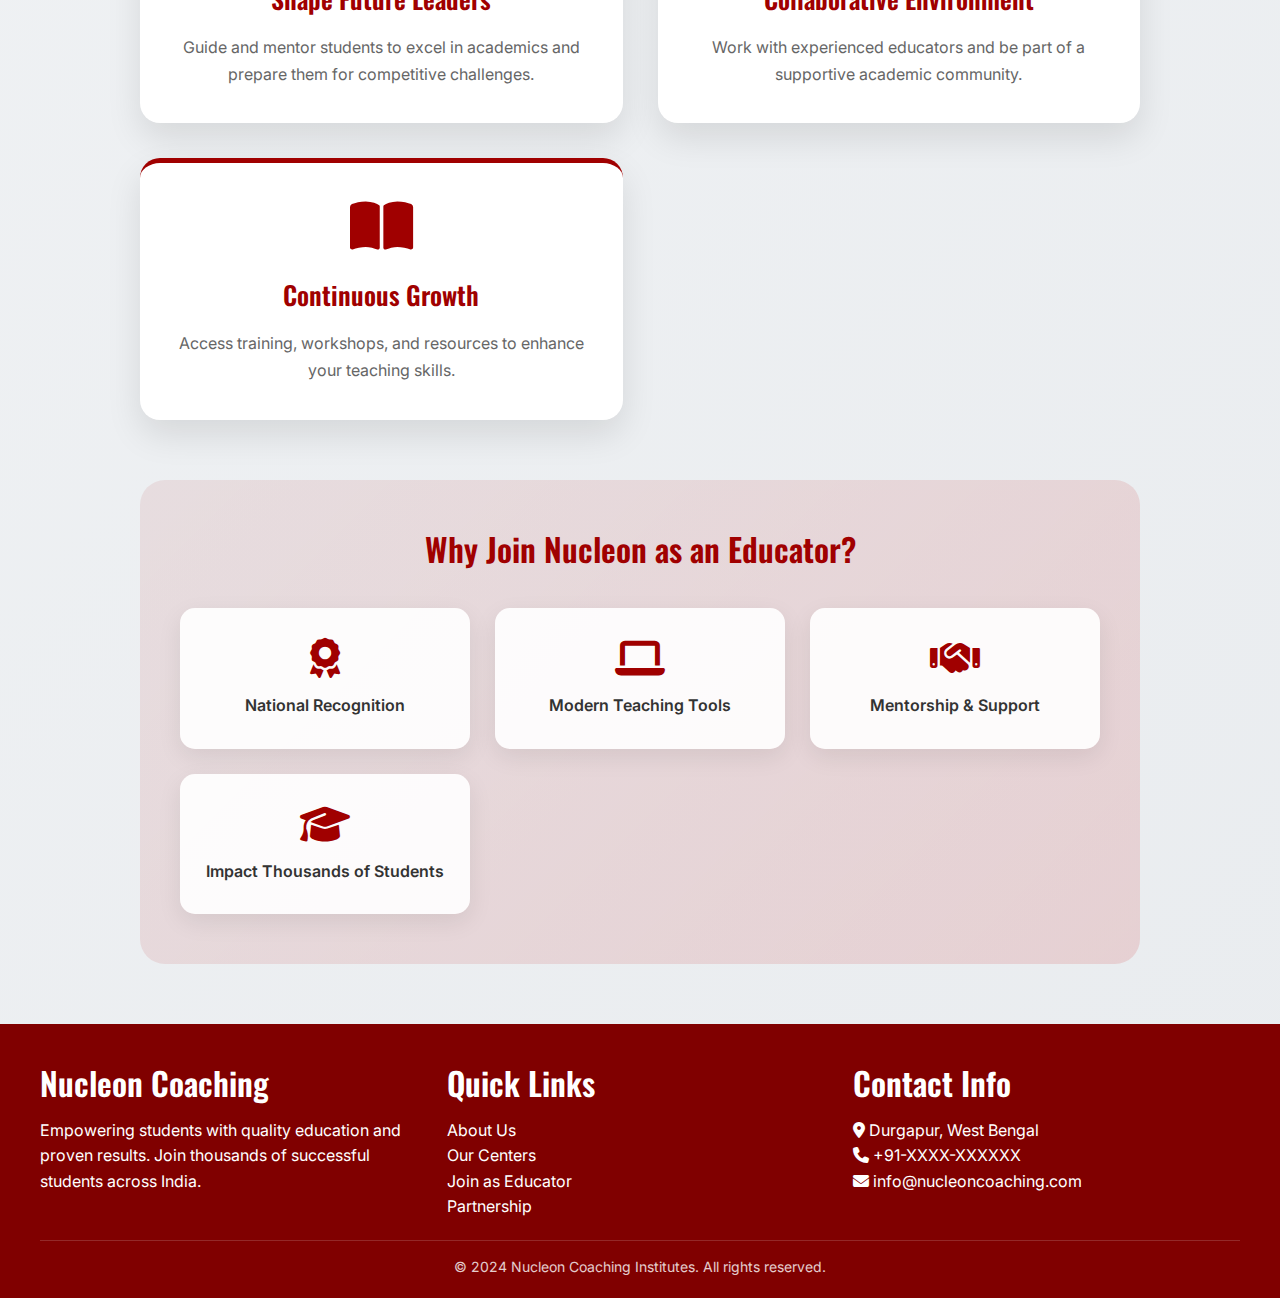
<file: educator.html>
<!DOCTYPE html>
<html lang="en">

    <head>
        <meta charset="UTF-8">
        <meta name="viewport" content="width=device-width, initial-scale=1.0">
        <title>Educator - Nucleon Coaching Institutes</title>
        <meta name="description"
            content="Become an educator with Nucleon Coaching Institutes. Join 15+ years of excellence in education and inspire the next generation of achievers.">

        <!-- Google Fonts -->
        <link
            href="https://fonts.googleapis.com/css2?family=Oswald:wght@400;600;700&family=Inter:wght@400;500;600&display=swap"
            rel="stylesheet">

        <!-- Font Awesome -->
        <link rel="stylesheet" href="https://cdnjs.cloudflare.com/ajax/libs/font-awesome/6.4.0/css/all.min.css">

        <!-- Custom CSS -->
        <link rel="stylesheet" href="style.css">
        <!-- Form css -->
        <link rel="stylesheet" href="form.css">

         <!-- Favicon -->
    <link rel="icon" href="images/favicon.ico" type="image/x-icon">
    
        <!-- <style>
            /* Header Styles */
            .header {
                background: rgba(255, 255, 255, 0.98);
                box-shadow: 0 2px 10px rgba(0, 0, 0, 0.1);
                position: fixed;
                top: 0;
                left: 0;
                right: 0;
                z-index: 1000;
                padding: 0.5rem 0; /* reduced header height */
                backdrop-filter: blur(10px);
                border-bottom: 1px solid rgba(0, 0, 0, 0.05);
                transition: all 0.3s cubic-bezier(0.4, 0, 0.2, 1);
                transform: translateY(0);
            }

            .header.scrolled {
                padding: 0.6rem 0;
                box-shadow: 0 4px 20px rgba(0, 0, 0, 0.1);
            }

            .header.menu-open {
                background: rgba(255, 255, 255, 0.98);
                box-shadow: 0 4px 20px rgba(0, 0, 0, 0.1);
            }
            .nav {
                display: flex;
                align-items: center;
                justify-content: space-between;
                padding: 15px 20px;
                max-width: 1200px;
                margin: 0 auto;
            }

            .brand {
                display: flex;
                align-items: center;
                text-decoration: none;
                color: #a00000;
            }

            .brand img {
                height: 50px;
                margin-right: 15px;
            }

            .brand-text {
                font-family: 'Oswald', sans-serif;
                font-weight: 600;
                font-size: 1.2rem;
            }

            .nav-links {
                display: flex;
                list-style: none;
                gap: 30px;
                margin: 0;
                padding: 0;
            }

            .nav-links a {
                text-decoration: none;
                color: #333;
                font-weight: 500;
                transition: color 0.3s ease;
            }

            .nav-links a:hover,
            .nav-links a.active {
                color: #a00000;
            }

            .mobile-menu-btn {
                display: none;
                background: none;
                border: none;
                font-size: 1.5rem;
                color: #a00000;
            }

            @media (max-width: 968px) {
                .nav-links {
                    display: none;
                }

                .mobile-menu-btn {
                    display: block;
                }
            }
        </style> -->
    </head>

    <body
        style="margin: 0; padding: 0; font-family: 'Inter', sans-serif; line-height: 1.6; color: #333; background: linear-gradient(135deg, #f8f9fa, #e9ecef);">

    <!-- Header -->
<header class="header">
    <div class="container">
        <nav class="nav">
            <a href="index.html" class="brand" aria-label="Nucleon Coaching Institutes">
                <span class="logo"><img src="images/logo.png" alt="Nucleon Coaching Institutes"></span>
                <span class="brand-text">
                    <span class="brand-line-1">Nucleon Coaching</span>
                    <span class="brand-line-1">Institutes</span>
                </span>
            </a>
            <ul class="nav-links">
                <li><a href="index.html">Home</a></li>
                <li><a href="about.html">About</a></li>
                <li><a href="programs.html">Programs</a></li>
                <li><a href="centers.html">Centers</a></li>
                <li><a href="educator.html" class="active">Educator</a></li>
                <li><a href="partnership.html" >Partnership</a></li>
                <li><a href="contact.html">Contact</a></li>
            </ul>
            <button class="mobile-menu-btn">
                <i class="fas fa-bars"></i>
            </button>
        </nav>
    </div>
</header>

        <!-- Hero Section -->
        <section
            style="background: linear-gradient(135deg,  #5a1e1e 0%, #a00000 100%); color: white; padding: 120px 20px 80px; text-align: center;">
            <h1
                style="font-family: 'Oswald', sans-serif; font-size: 3rem; font-weight: 700; margin-bottom: 20px; text-transform: uppercase; letter-spacing: 2px;color:white">
                Inspire The Future
            </h1>
            <p style="font-size: 1.1rem; max-width: 600px; margin: 0 auto; line-height: 1.6;">
                Join Nucleon Coaching Institutes as an educator and be part of our legacy of shaping minds for over 15
                years. Guide, mentor, and inspire students to achieve academic success and lifelong excellence.
            </p>
        </section>

        <!-- Main Content -->
        <main style="flex: 1; padding: 60px 20px;">
            <div style="max-width: 1000px; margin: 0 auto;">

                <!-- Educator Application Form -->
                <section class="application-form">
                    <h2><i class="fas fa-chalkboard-teacher"></i> Educator Application Form</h2>

                    <!-- <div class="institute-info">
                        <p><strong>Nucleon Coaching Institute, Durgapur</strong></p>
                        <p>Address: [Institute Address]</p>
                        <p>Contact: [Phone] | Email: [Email]</p>
                    </div> -->

                    <div class="date-input">
                        <label>Application Date:</label>
                        <span id="application_date"></span>
                    </div>
                
                <script>
                    const now = new Date();
                    document.getElementById("application_date").textContent =
                        now.toLocaleString(); // shows date + time in local format
                </script>

                    <!-- Personal Info -->
                    <fieldset>
                        <legend><i class="fas fa-user"></i> Personal Information</legend>

                        <div class="form-group">
                            <label>Full Name:</label>
                            <input type="text" name="full_name" placeholder="Enter your full name">
                        </div>

                        <div class="two-column">
                            <div class="form-group">
                                <label>Date of Birth:</label>
                                <input type="date" name="dob">
                            </div>
                            <div class="form-group">
                                <label>Gender</label>
                                <select name="gender" required>
                                    <option value="" disabled selected>Select Gender</option>
                                    <option value="Male">Male</option>
                                    <option value="Female">Female</option>
                                    <option value="Other">Other</option>
                                    <option value="Prefer not to say">Prefer not to say</option>
                                </select>
                            </div>
                        </div>

                    <div class="form-group">
                        <label>Address:</label>
                        <div style="margin-top: 8px;">
                            <input type="text" name="street" placeholder="Street"
                                style="display:block; margin-bottom:10px; width:100%; padding:8px; border:1px solid #ccc; border-radius:5px;">
                            <input type="text" name="city" placeholder="City"
                                style="display:block; margin-bottom:10px; width:100%; padding:8px; border:1px solid #ccc; border-radius:5px;">
                            <input type="text" name="state" placeholder="State"
                                style="display:block; margin-bottom:10px; width:100%; padding:8px; border:1px solid #ccc; border-radius:5px;">
                            <input type="text" name="zipcode" placeholder="Zip Code"
                                style="display:block; margin-bottom:10px; width:100%; padding:8px; border:1px solid #ccc; border-radius:5px;">
                        </div>
                    </div>

                        <div class="two-column">
                            <div class="form-group">
                                <label>Contact Number:</label>
                                <input type="tel" name="phone" placeholder="+91 XXXXX XXXXX">
                            </div>
                            <div class="form-group">
                                <label>Email Address:</label>
                                <input type="email" name="email" placeholder="your.email@example.com">
                            </div>
                        </div>
                    </fieldset>

                    <!-- Education -->
                    <fieldset>
                        <legend><i class="fas fa-graduation-cap"></i> Educational Background</legend>

                        <div class="form-group">
                            <label>Highest Degree Obtained:</label>
                            <input type="text" name="degree" placeholder="Please specify degree, major, and institution.">
                        </div>

                        <div class="form-group">
                            <label>Additional Qualifications/Certifications:</label>
                            <textarea name="certifications" rows="3"
                                placeholder="List any relevant certifications or courses completed."></textarea>
                        </div>

                        <div class="form-group">
                            <label>Subject(s) of Expertise:</label>
                            <input type="text" name="subjects" placeholder="Please specify the subjects you are qualified to teach.">
                        </div>
                    </fieldset>

                    <!-- Experience -->
                    <fieldset>
                        <legend><i class="fas fa-briefcase"></i> Teaching Experience</legend>

                        <div class="form-group">
                            <label>Current/Most Recent Position:</label>
                            <div style="margin-top: 8px;">
                                <input type="text" name="institution_name" placeholder="Institution Name">
                                    
                                <input type="text" name="position_held" placeholder="Position Held">

                                <div class="experience-dates">
                                    <input type="date" name="duration_from" placeholder="From">

                                    <input type="date" name="duration_to" placeholder="To">
                                </div>
                        
                                <textarea name="key_responsibilities" rows="3" placeholder="List your key responsibilities"></textarea>
                                
                            </div>
                        </div>


                        <div class="form-group">
                            <label>Previous Teaching Experience:</label>
                            <textarea name="previous_experience" rows="4"
                                placeholder="Detail your previous teaching experience, including institutions and duration"></textarea>
                        </div>
                    </fieldset>

                    <!-- Skills -->
                    <fieldset>
                        <legend><i class="fas fa-lightbulb"></i> Skills and Competencies</legend>

                        <div class="form-group">
                            <label>Teaching Philosophy:</label>
                            <textarea name="philosophy" rows="4"
                                placeholder="Describe your teaching philosophy and approach"></textarea>
                        </div>

                        <div class="form-group">
                            <label>Technological Proficiency:</label>
                            <textarea name="tech_skills" rows="3"
                                placeholder="List your technical skills relevant to modern teaching"></textarea>
                        </div>
                    </fieldset>

                    <!-- Availability -->
                    <fieldset>
                        <legend><i class="fas fa-calendar-alt"></i> Availability</legend>

                        <div class="form-group">
                            <label>Preferred Subjects to Teach:</label>
                            <input type="text" name="preferred_subjects"
                                placeholder="List subjects you prefer to teach">
                        </div>

                        <div class="form-group">
                            <label>Available Days and Times:</label>
                            <textarea name="availability" rows="3"
                                placeholder="Specify your available days and preferred time slots"></textarea>
                        </div>
                    </fieldset>

                    <!-- References -->
                    <fieldset>
                        <legend><i class="fas fa-users"></i> References</legend>

                    <div class="form-group">
                        <label>Reference 1:</label>
                        <div style="margin-top: 8px;">
                            <input type="text" name="ref1_name" placeholder="Reference Name"
                                style="display:block; margin-bottom:10px; width:100%; padding:8px; border:1px solid #ccc; border-radius:5px;">
                    
                            <input type="text" name="ref1_relation" placeholder="Relation to Applicant"
                                style="display:block; margin-bottom:10px; width:100%; padding:8px; border:1px solid #ccc; border-radius:5px;">
                    
                            <input type="text" name="ref1_contact" placeholder="Contact Number"
                                style="display:block; margin-bottom:10px; width:100%; padding:8px; border:1px solid #ccc; border-radius:5px;">
                    
                            <input type="email" name="ref1_email" placeholder="Email Address"
                                style="display:block; margin-bottom:10px; width:100%; padding:8px; border:1px solid #ccc; border-radius:5px;">
                        </div>
                    </div>

                        <div class="form-group">
                            <label>Reference 2:</label>
                                <div style="margin-top: 8px;">
                                    <input type="text" name="ref1_name" placeholder="Reference Name"
                                        style="display:block; margin-bottom:10px; width:100%; padding:8px; border:1px solid #ccc; border-radius:5px;">

                                    <input type="text" name="ref1_relation" placeholder="Relation to Applicant"
                                        style="display:block; margin-bottom:10px; width:100%; padding:8px; border:1px solid #ccc; border-radius:5px;">

                                    <input type="text" name="ref1_contact" placeholder="Contact Number"
                                        style="display:block; margin-bottom:10px; width:100%; padding:8px; border:1px solid #ccc; border-radius:5px;">

                                    <input type="email" name="ref1_email" placeholder="Email Address"
                                        style="display:block; margin-bottom:10px; width:100%; padding:8px; border:1px solid #ccc; border-radius:5px;">
                                </div>                       
                             </div>
                    </fieldset>

                    <!-- Declaration -->
                    <fieldset>
                        <legend><i class="fas fa-file-signature"></i> Declaration</legend>

                        <div class="declaration-text">
                            <p><strong>Declaration:</strong> I declare that the above information is true and accurate
                                to the best of my knowledge. I understand that submitting this application does not
                                guarantee employment. I agree to provide additional documentation if required during the
                                selection process.</p>
                        </div>

                        <div class="two-column">
                            <div class="form-group">
                                <label>Applicant's Name:</label>
                                <input type="text" name="applicant_name" placeholder="Type your full name as signature">
                            </div>
                            <div class="form-group">
                                <label>Signature Date:</label>
                                <input type="date" name="signature_date">
                            </div>
                        </div>
                    </fieldset>

                    <button type="submit"><i class="fas fa-paper-plane"></i> Submit Application</button>
                </section>

                <!-- Educator Benefits Cards -->
                <div
                    style="display: grid; grid-template-columns: repeat(auto-fit, minmax(320px, 1fr)); gap: 35px; margin: 60px 0;">
                    <div style="background: white; border-radius: 20px; padding: 35px; box-shadow: 0 15px 35px rgba(0,0,0,0.1); transition: all 0.4s ease; border-top: 5px solid #a00000; text-align: center;"
                        onmouseover="this.style.transform='translateY(-15px)'; this.style.boxShadow='0 25px 50px rgba(0,0,0,0.15)'"
                        onmouseout="this.style.transform='translateY(0)'; this.style.boxShadow='0 15px 35px rgba(0,0,0,0.1)'">
                        <i class="fas fa-chalkboard-teacher"
                            style="font-size: 3.5rem; color: #a00000; margin-bottom: 25px;"></i>
                        <h3
                            style="font-family: 'Oswald', sans-serif; font-size: 1.6rem; color: #a00000; margin-bottom: 20px;">
                            Shape Future Leaders</h3>
                        <p style="color: #666; line-height: 1.7; font-size: 1rem;">Guide and mentor students to excel in
                            academics and prepare them for competitive challenges.</p>
                    </div>
                    <div style="background: white; border-radius: 20px; padding: 35px; box-shadow: 0 15px 35px rgba(0,0,0,0.1); transition: all 0.4s ease; border-top: 5px solid #a00000; text-align: center;"
                        onmouseover="this.style.transform='translateY(-15px)'; this.style.boxShadow='0 25px 50px rgba(0,0,0,0.15)'"
                        onmouseout="this.style.transform='translateY(0)'; this.style.boxShadow='0 15px 35px rgba(0,0,0,0.1)'">
                        <i class="fas fa-users" style="font-size: 3.5rem; color: #a00000; margin-bottom: 25px;"></i>
                        <h3
                            style="font-family: 'Oswald', sans-serif; font-size: 1.6rem; color: #a00000; margin-bottom: 20px;">
                            Collaborative Environment</h3>
                        <p style="color: #666; line-height: 1.7; font-size: 1rem;">Work with experienced educators and
                            be part of a supportive academic community.</p>
                    </div>
                    <div style="background: white; border-radius: 20px; padding: 35px; box-shadow: 0 15px 35px rgba(0,0,0,0.1); transition: all 0.4s ease; border-top: 5px solid #a00000; text-align: center;"
                        onmouseover="this.style.transform='translateY(-15px)'; this.style.boxShadow='0 25px 50px rgba(0,0,0,0.15)'"
                        onmouseout="this.style.transform='translateY(0)'; this.style.boxShadow='0 15px 35px rgba(0,0,0,0.1)'">
                        <i class="fas fa-book-open" style="font-size: 3.5rem; color: #a00000; margin-bottom: 25px;"></i>
                        <h3
                            style="font-family: 'Oswald', sans-serif; font-size: 1.6rem; color: #a00000; margin-bottom: 20px;">
                            Continuous Growth</h3>
                        <p style="color: #666; line-height: 1.7; font-size: 1rem;">Access training, workshops, and
                            resources to enhance your teaching skills.</p>
                    </div>
                </div>

                <!-- Why Join as Educator -->
                <section
                    style="margin-top: 60px; padding: 50px 40px; background: linear-gradient(135deg, rgba(160,0,0,0.08), rgba(200,0,0,0.12)); border-radius: 25px;">
                    <h2
                        style="font-family: 'Oswald', sans-serif; font-size: 2rem; color: #a00000; text-align: center; margin-bottom: 40px;">
                        Why Join Nucleon as an Educator?</h2>
                    <div style="display: grid; grid-template-columns: repeat(auto-fit, minmax(240px, 1fr)); gap: 25px;">
                        <div style="text-align: center; padding: 30px 25px; background: rgba(255,255,255,0.9); border-radius: 15px; box-shadow: 0 8px 25px rgba(0,0,0,0.08); transition: all 0.3s ease;"
                            onmouseover="this.style.transform='translateY(-8px)'; this.style.boxShadow='0 15px 35px rgba(0,0,0,0.12)'"
                            onmouseout="this.style.transform='translateY(0)'; this.style.boxShadow='0 8px 25px rgba(0,0,0,0.08)'">
                            <i class="fas fa-award" style="font-size: 2.5rem; color: #a00000; margin-bottom: 15px;"></i>
                            <p style="font-weight: 600; color: #333; margin: 0; font-size: 1rem;">National Recognition
                            </p>
                        </div>
                        <div style="text-align: center; padding: 30px 25px; background: rgba(255,255,255,0.9); border-radius: 15px; box-shadow: 0 8px 25px rgba(0,0,0,0.08); transition: all 0.3s ease;"
                            onmouseover="this.style.transform='translateY(-8px)'; this.style.boxShadow='0 15px 35px rgba(0,0,0,0.12)'"
                            onmouseout="this.style.transform='translateY(0)'; this.style.boxShadow='0 8px 25px rgba(0,0,0,0.08)'">
                            <i class="fas fa-laptop"
                                style="font-size: 2.5rem; color: #a00000; margin-bottom: 15px;"></i>
                            <p style="font-weight: 600; color: #333; margin: 0; font-size: 1rem;">Modern Teaching Tools
                            </p>
                        </div>
                        <div style="text-align: center; padding: 30px 25px; background: rgba(255,255,255,0.9); border-radius: 15px; box-shadow: 0 8px 25px rgba(0,0,0,0.08); transition: all 0.3s ease;"
                            onmouseover="this.style.transform='translateY(-8px)'; this.style.boxShadow='0 15px 35px rgba(0,0,0,0.12)'"
                            onmouseout="this.style.transform='translateY(0)'; this.style.boxShadow='0 8px 25px rgba(0,0,0,0.08)'">
                            <i class="fas fa-handshake"
                                style="font-size: 2.5rem; color: #a00000; margin-bottom: 15px;"></i>
                            <p style="font-weight: 600; color: #333; margin: 0; font-size: 1rem;">Mentorship & Support
                            </p>
                        </div>
                        <div style="text-align: center; padding: 30px 25px; background: rgba(255,255,255,0.9); border-radius: 15px; box-shadow: 0 8px 25px rgba(0,0,0,0.08); transition: all 0.3s ease;"
                            onmouseover="this.style.transform='translateY(-8px)'; this.style.boxShadow='0 15px 35px rgba(0,0,0,0.12)'"
                            onmouseout="this.style.transform='translateY(0)'; this.style.boxShadow='0 8px 25px rgba(0,0,0,0.08)'">
                            <i class="fas fa-graduation-cap"
                                style="font-size: 2.5rem; color: #a00000; margin-bottom: 15px;"></i>
                            <p style="font-weight: 600; color: #333; margin: 0; font-size: 1rem;">Impact Thousands of
                                Students</p>
                        </div>
                    </div>
                </section>

            </div>
        </main>
            <!-- Footer -->
        <footer style="background:#800000; color:#fff; padding:40px 20px 20px; margin-top:auto; width:100%;">
            <div style="max-width:1200px; margin:0 auto;">
                <div style="display:flex; flex-wrap:wrap; justify-content:space-between; gap:20px; margin-bottom:20px;">
                    
                    <div style="flex:1; min-width:200px;">
                        <h3 style="margin-bottom:15px; color:#fff;">Nucleon Coaching</h3>
                        <p>Empowering students with quality education and proven results. Join thousands of successful students across India.</p>
                    </div>
                    
                    <div style="flex:1; min-width:200px;">
                        <h3 style="margin-bottom:15px; color:#fff;">Quick Links</h3>
                        <p><a href="about.html" style="color:#fff; text-decoration:none; transition:all 0.3s;" onmouseover="this.style.color='#ffff'; this.style.textShadow='0 0 8px #FFD700';" onmouseout="this.style.color='#ffff'; this.style.textShadow='none';">About Us</a></p>
                        <p><a href="centers.html" style="color:#fff; text-decoration:none; transition:all 0.3s;" onmouseover="this.style.color='#ffff'; this.style.textShadow='0 0 8px #FFD700';" onmouseout="this.style.color='#ffff'; this.style.textShadow='none';">Our Centers</a></p>
                        <p><a href="educator.html" style="color:#fff; text-decoration:none; transition:all 0.3s;" onmouseover="this.style.color='#ffff'; this.style.textShadow='0 0 8px #FFD700';" onmouseout="this.style.color='#ffff'; this.style.textShadow='none';">Join as Educator</a></p>
                        <p><a href="partnership.html" style="color:#fff; text-decoration:none; transition:all 0.3s;" onmouseover="this.style.color='#ffff'; this.style.textShadow='0 0 8px #FFD700';" onmouseout="this.style.color='#ffff'; this.style.textShadow='none';">Partnership</a></p>
                    </div>
                    
                    <div style="flex:1; min-width:200px;">
                        <h3 style="margin-bottom:15px; color:#ffff;">Contact Info</h3>
                        <p><i class="fas fa-map-marker-alt"></i> Durgapur, West Bengal</p>
                        <p><i class="fas fa-phone"></i> +91-XXXX-XXXXXX</p>
                        <p><i class="fas fa-envelope"></i> info@nucleoncoaching.com</p>
                    </div>
                </div>
                
                <div style="text-align:center; border-top:1px solid rgba(255,255,255,0.2); padding-top:15px; font-size:14px; opacity:0.8;">
                    <p>&copy; 2024 Nucleon Coaching Institutes. All rights reserved.</p>
                </div>
            </div>
        </footer>
        <!-- Back to Top Button -->
            <a href="#" style="position:fixed; bottom:20px; right:20px; width:50px; height:50px; background:#800000; color:#fff; display:flex; align-items:center; justify-content:center; border:2px solid #fff; border-radius:50%; text-decoration:none; font-size:20px; box-shadow:0 0 10px rgba(0,0,0,0.3); transition:all 0.3s;" onmouseover="this.style.transform='translateY(-5px)'; this.style.boxShadow='0 10px 30px rgba(128,0,0,0.4)'" onmouseout="this.style.transform='translateY(0)'; this.style.boxShadow='0 0 10px rgba(0,0,0,0.3)'" onclick="event.preventDefault(); window.scrollTo({top: 0, behavior: 'smooth'});">
                <i class="fas fa-arrow-up"></i>
            </a>
        <script>
            const menuBtn = document.querySelector('.mobile-menu-btn');
            const navLinks = document.querySelector('.nav-links');

            menuBtn.addEventListener('click', () => {
                navLinks.classList.toggle('active');
            });
        </script>
    </body>

</html>
</file>
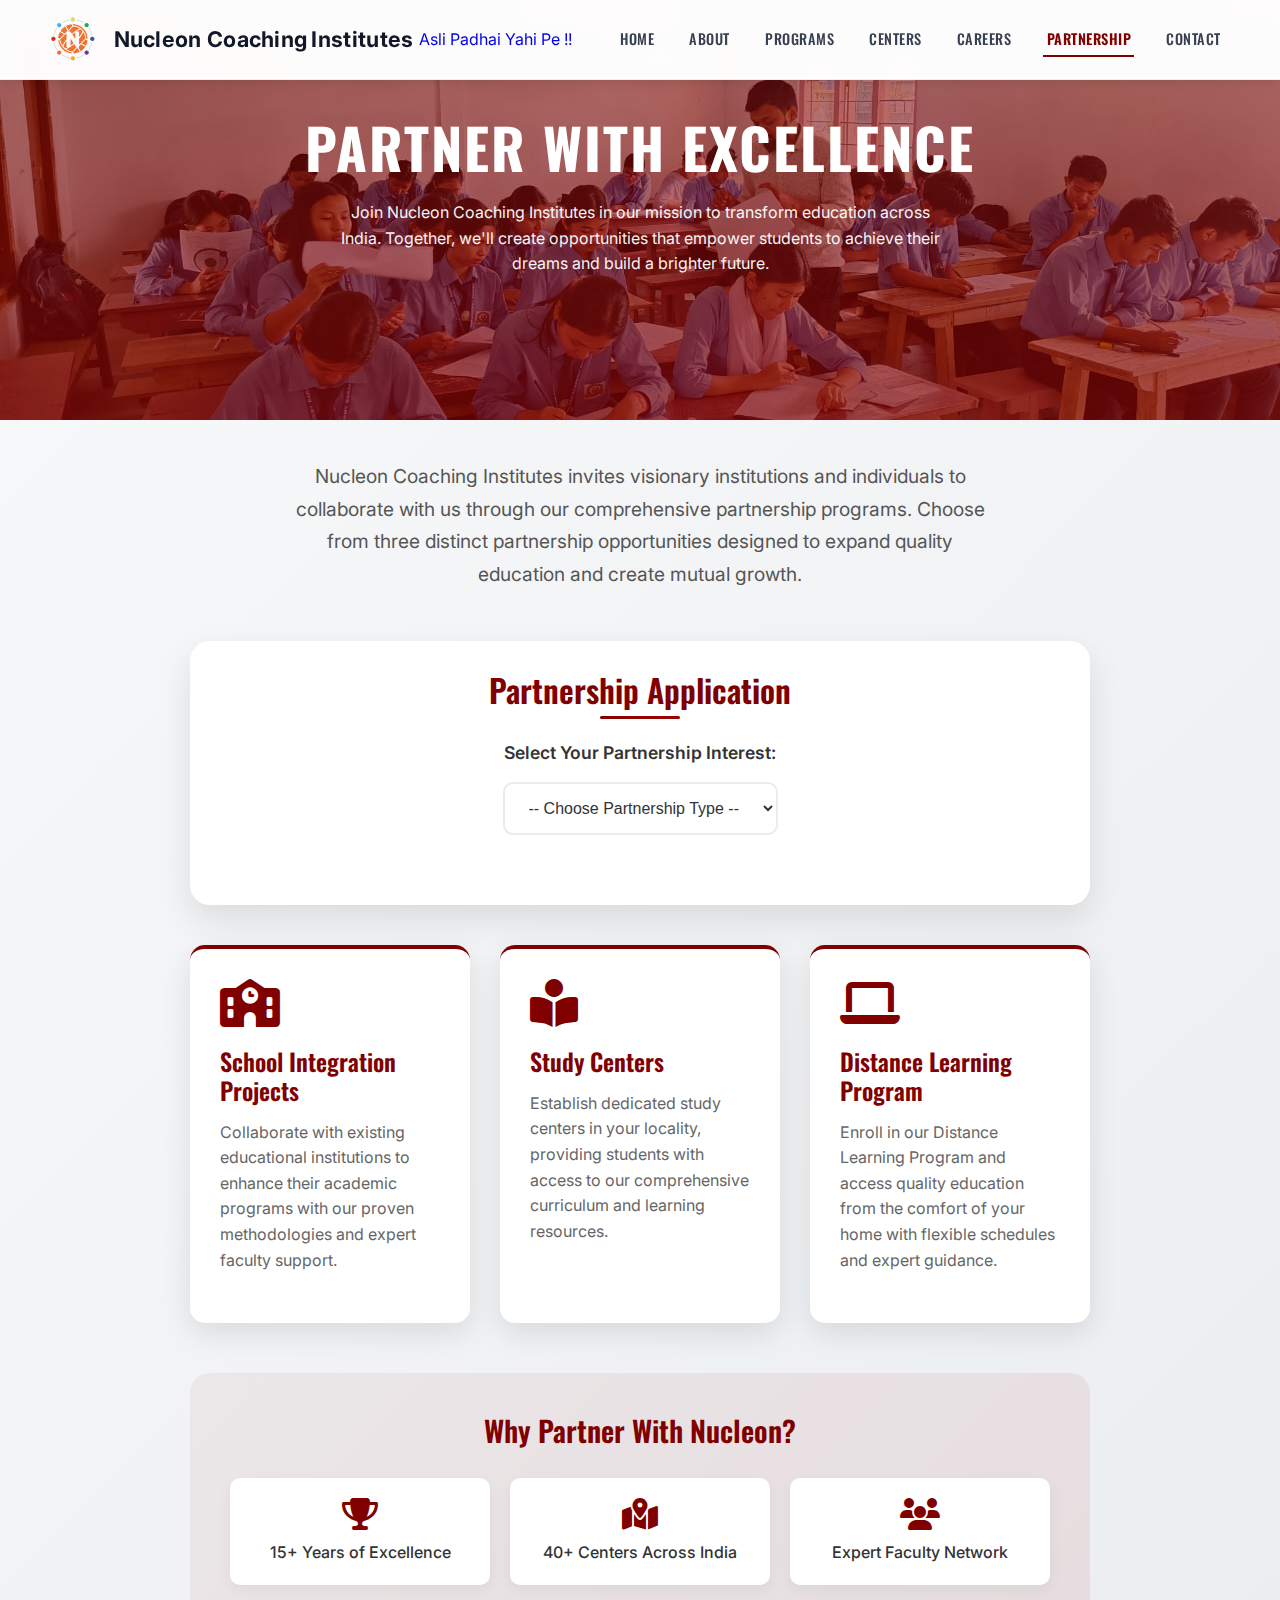
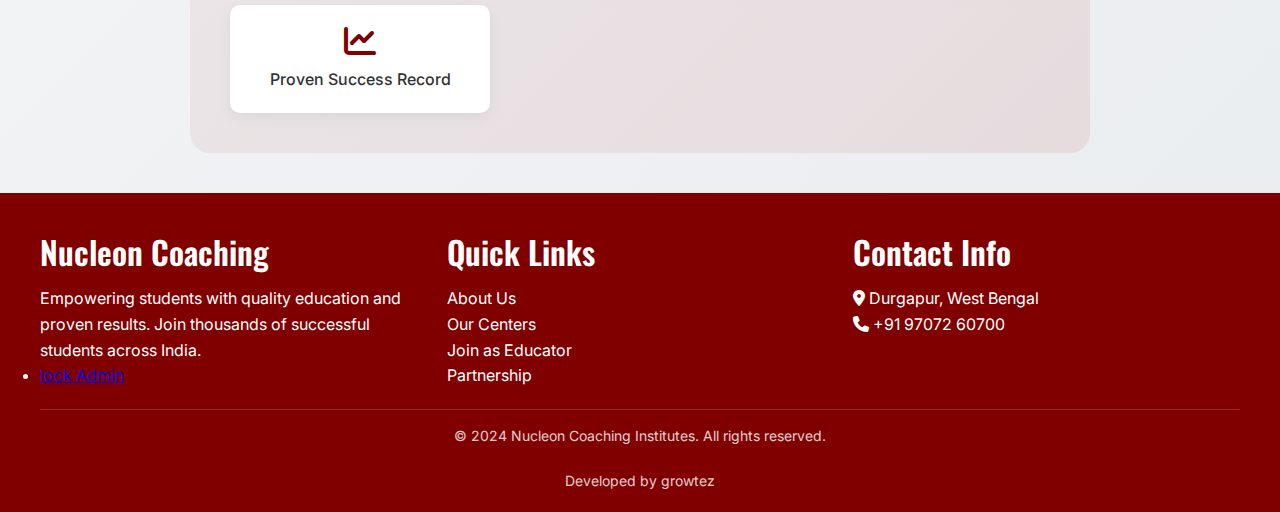
<file: partnership.html>
<!DOCTYPE html>
<html lang="en">
<head>
    <meta charset="UTF-8">
    <meta name="viewport" content="width=device-width, initial-scale=1.0">
    <title>Partnership - Nucleon Coaching Institutes</title>
    <meta name="description" content="Learn about Nucleon Coaching Institutes - 15+ years of excellence in education with 40+ centers across India.">
    
    <!-- Google Fonts -->
    <link href="https://fonts.googleapis.com/css2?family=Oswald:wght@300;400;500;600;700&family=Inter:wght@300;400;500;600;700&display=swap" rel="stylesheet">
    
    <!-- Font Awesome -->
    <link rel="stylesheet" href="https://cdnjs.cloudflare.com/ajax/libs/font-awesome/6.4.0/css/all.min.css">

    <!-- Custom CSS -->
    <link rel="stylesheet" href="style.css">

</head>
<body style="margin: 0; padding: 0; box-sizing: border-box; font-family: 'Inter', sans-serif; line-height: 1.6; color: #333; background: linear-gradient(135deg, #f8f9fa 0%, #e9ecef 100%); min-height: 100vh; display: flex; flex-direction: column;">
    
    <!-- Header -->
    <header class="header">
        <div class="container">
            <nav class="nav">
                <a href="index.html" class="brand" aria-label="Nucleon Coaching Institutes">
                    <span class="logo"><img src="images/logo.png" alt="Nucleon Coaching Institutes"></span>
                    <span class="brand-text">
                        <span class="brand-row">
                            <span class="brand-line-1">Nucleon Coaching</span>
                            <span class="brand-line-1">Institutes</span>
                        </span>
                        <span class="brand-tagline">Asli Padhai Yahi Pe !!</span>
                    </span>
                </a>
                <ul class="nav-links">
                    <li><a href="index.html">Home</a></li>
                    <li><a href="about.html">About</a></li>
                    <li><a href="programs.html">Programs</a></li>
                    <li><a href="centers.html">Centers</a></li>
                    <li><a href="educator.html">Careers</a></li>
                    <li><a href="partnership.html" class="active">Partnership</a></li>
                    <li><a href="contact.html">Contact</a></li>
                </ul>
                <button class="mobile-menu-btn" aria-label="Toggle navigation" aria-expanded="false">
                    <i class="fas fa-bars"></i>
                </button>
            </nav>
        </div>
    </header>


    <!-- Hero Section -->


    <section class="hero" style="
    background: linear-gradient(0deg, rgba(128,0,0,0.7), rgba(128,0,0,0.5)), url('images/15.jpg') center/cover no-repeat;
    padding: 100px 0; 
    text-align: center;
    position: relative;
    color: #fff;
">
    <div class="container">
        <div class="hero-content">
            <h1 style="font-family: 'Oswald', sans-serif; font-size: 3.5rem; font-weight: 700; margin: 0 0 20px 0; text-transform: uppercase; letter-spacing: 2px; color: #fff;">
                Partner With Excellence
            </h1>
            <p style="font-size: 1rem; margin-bottom: 30px; max-width: 600px; margin-left: auto; margin-right: auto; opacity: 0.95; line-height: 1.6;">
                Join Nucleon Coaching Institutes in our mission to transform education across India. Together, we'll create opportunities that empower students to achieve their dreams and build a brighter future.
            </p>
        </div>
    </div>
</section>



    <!-- Main Content -->
    <main style="flex: 1; padding: 40px 10px;">
        <div style="max-width: 900px; margin: 0 auto;">
    
            <!-- Partnership Introduction (Move this first) -->
            <section style="text-align: center; margin-bottom: 50px;">
                <p style="font-size: 1.2rem; color: #555; max-width: 700px; margin: 0 auto 30px; line-height: 1.7;">
                    Nucleon Coaching Institutes invites visionary institutions and individuals to collaborate with us through our comprehensive partnership programs. Choose from three distinct partnership opportunities designed to expand quality education and create mutual growth.
                </p>
            </section>
    
            <!-- Partnership Application (Now comes after intro) -->
            <section class="responsive-section">
                                <h2 style="font-family: 'Oswald', sans-serif; font-size: 2rem; color: #800000; text-align: center; margin-bottom: 30px; position: relative;">
                    Partnership Application
                    <span style="content: ''; position: absolute; bottom: -10px; left: 50%; transform: translateX(-50%); width: 80px; height: 3px; background: linear-gradient(45deg, #800000, #a00000); border-radius: 2px; display: block;"></span>
                </h2>
                
                <div style="text-align: center; margin-bottom: 40px;">
                    <label for="partnershipType" style="display: block; font-weight: 600; color: #333; margin-bottom: 15px; font-size: 1.1rem;">Select Your Partnership Interest:</label>
                    <select id="partnershipType" style="padding: 15px 20px; border: 2px solid #e9ecef; border-radius: 10px; font-size: 1rem; background: white; color: #333; min-width: 250px; transition: all 0.3s ease; cursor: pointer;" onchange="showForm()">
                        <option value="">-- Choose Partnership Type --</option>
                        <option value="school">School Integration Projects</option>
                        <option value="study">Study Center Establishment</option>
                        <option value="distance">Distance Learning Program</option>
                    </select>
                </div>
    
                <div id="formContainer"></div>
            </section>

            <style>
                .responsive-section {
                    background: white;
                    border-radius: 20px;
                    padding: 30px;
                    box-shadow: 0 15px 35px rgba(0,0,0,0.1);
                    margin-bottom: 40px;
                }
                
                /* For mobile screens */
                @media (max-width: 768px) {
                    .responsive-section {
                        padding: 10px;
                    }
                }
                </style>

            <!-- Partnership Cards -->
            <div style="display: grid; grid-template-columns: repeat(auto-fit, minmax(280px, 1fr)); gap: 30px; margin-bottom: 50px;">
                <div style="background: white; border-radius: 15px; padding: 30px; box-shadow: 0 10px 30px rgba(0,0,0,0.1); transition: all 0.3s ease; border-top: 4px solid #800000; position: relative; overflow: hidden;" onmouseover="this.style.transform='translateY(-10px)'; this.style.boxShadow='0 20px 40px rgba(0,0,0,0.15)'" onmouseout="this.style.transform='translateY(0)'; this.style.boxShadow='0 10px 30px rgba(0,0,0,0.1)'">
                    <i class="fas fa-school" style="font-size: 3rem; color: #800000; margin-bottom: 20px; display: block;"></i>
                    <h3 style="font-family: 'Oswald', sans-serif; font-size: 1.5rem; font-weight: 600; margin-bottom: 15px; color: #800000;">School Integration Projects</h3>
                    <p style="color: #666; line-height: 1.6; margin-bottom: 20px;">Collaborate with existing educational institutions to enhance their academic programs with our proven methodologies and expert faculty support.</p>
                </div>
                <div style="background: white; border-radius: 15px; padding: 30px; box-shadow: 0 10px 30px rgba(0,0,0,0.1); transition: all 0.3s ease; border-top: 4px solid #800000; position: relative; overflow: hidden;" onmouseover="this.style.transform='translateY(-10px)'; this.style.boxShadow='0 20px 40px rgba(0,0,0,0.15)'" onmouseout="this.style.transform='translateY(0)'; this.style.boxShadow='0 10px 30px rgba(0,0,0,0.1)'">
                    <i class="fas fa-book-reader" style="font-size: 3rem; color: #800000; margin-bottom: 20px; display: block;"></i>
                    <h3 style="font-family: 'Oswald', sans-serif; font-size: 1.5rem; font-weight: 600; margin-bottom: 15px; color: #800000;">Study Centers</h3>
                    <p style="color: #666; line-height: 1.6; margin-bottom: 20px;">Establish dedicated study centers in your locality, providing students with access to our comprehensive curriculum and learning resources.</p>
                </div>
                <div style="background: white; border-radius: 15px; padding: 30px; box-shadow: 0 10px 30px rgba(0,0,0,0.1); transition: all 0.3s ease; border-top: 4px solid #800000; position: relative; overflow: hidden;" 
                onmouseover="this.style.transform='translateY(-10px)'; this.style.boxShadow='0 20px 40px rgba(0,0,0,0.15)'" 
                onmouseout="this.style.transform='translateY(0)'; this.style.boxShadow='0 10px 30px rgba(0,0,0,0.1)'">
               <i class="fas fa-laptop" style="font-size: 3rem; color: #800000; margin-bottom: 20px; display: block;"></i>
               <h3 style="font-family: 'Oswald', sans-serif; font-size: 1.5rem; font-weight: 600; margin-bottom: 15px; color: #800000;">
                   Distance Learning Program
               </h3>
               <p style="color: #666; line-height: 1.6; margin-bottom: 20px;">
                   Enroll in our Distance Learning Program and access quality education from the comfort of your home with flexible schedules and expert guidance.
               </p>
           </div>
           
            </div>


        <!-- Success Dialog Modal -->
<div id="successModal" style="display: none; position: fixed; z-index: 9999; left: 0; top: 0; width: 100%; height: 100%; background-color: rgba(0, 0, 0, 0.6); backdrop-filter: blur(5px);">
    <div style="position: absolute; top: 50%; left: 50%; transform: translate(-50%, -50%); background: linear-gradient(145deg, #ffffff, #f8f9fa); border-radius: 20px; padding: 0; box-shadow: 0 25px 60px rgba(128, 0, 0, 0.3), 0 15px 30px rgba(0, 0, 0, 0.1); max-width: 500px; width: 90%; border: 3px solid transparent; background-clip: padding-box; overflow: hidden; animation: modalSlideIn 0.5s cubic-bezier(0.68, -0.55, 0.265, 1.55);">
        
        <div style="background: linear-gradient(135deg, #800000, #a00000); color: white; padding: 25px 30px; text-align: center; position: relative; border-radius: 17px 17px 0 0;">
            <i class="fas fa-check-circle" style="font-size: 3.5rem; margin-bottom: 15px; filter: drop-shadow(0 4px 8px rgba(12, 12, 12, 0.962)); animation: modalPulse 2s infinite;"></i>
            <h2 style="margin: 0; font-family: 'Oswald', sans-serif; font-size: 1.8rem; font-weight: 600; text-transform: uppercase; letter-spacing: 1px; text-shadow: 0 2px 4px rgba(255, 252, 252, 0.944);">Submission Successful!</h2>
        </div>
        
        <div style="padding: 30px; text-align: center; background: white;">
            <p style="font-size: 1.2rem; color: #333; line-height: 1.6; margin-bottom: 25px; font-weight: 500;">Thank you for your interest in partnering with us!</p>
            <p style="font-size: 1.3rem; color: #800000; line-height: 1.6; margin-bottom: 25px; font-weight: 700;">Your application has been successfully submitted.</p>
            <p style="font-size: 1.2rem; color: #333; line-height: 1.6; margin-bottom: 25px; font-weight: 500;">Our team will review your application and contact you within <strong>2-3 business days</strong> to discuss the next steps.</p>
            
            
        </div>
        
        <div style="padding: 20px 30px 30px; text-align: center; background: white; border-radius: 0 0 17px 17px;">
            <button onclick="closeSuccessDialog()" style="background: linear-gradient(45deg, #800000, #a00000); color: white; border: none; padding: 12px 30px; border-radius: 25px; font-size: 1.1rem; font-weight: 600; cursor: pointer; transition: all 0.3s ease; text-transform: uppercase; letter-spacing: 0.5px; box-shadow: 0 4px 15px rgba(128, 0, 0, 0.3); position: relative; overflow: hidden;" onmouseover="this.style.transform='translateY(-2px)'; this.style.boxShadow='0 8px 25px rgba(128, 0, 0, 0.4)'" onmouseout="this.style.transform='translateY(0px)'; this.style.boxShadow='0 4px 15px rgba(128, 0, 0, 0.3)'" onmousedown="this.style.transform='translateY(0px)'">
                <i class="fas fa-thumbs-up" style="margin-right: 8px;"></i>Got it!
            </button>
        </div>
    </div>
</div>

<style>
@keyframes modalSlideIn {
    from { 
        opacity: 0; 
        transform: translate(-50%, -50%) scale(0.8) rotateY(20deg);
    }
    to { 
        opacity: 1; 
        transform: translate(-50%, -50%) scale(1) rotateY(0deg);
    }
}

@keyframes modalPulse {
    0%, 100% { transform: scale(1); }
    50% { transform: scale(1.05); }
}

@keyframes modalFadeOut {
    from { opacity: 1; }
    to { opacity: 0; }
}

@media (max-width: 600px) {
    #successModal > div {
        width: 95% !important;
        margin: 20px;
    }
    
    #successModal .modal-header {
        padding: 20px !important;
    }
    
    #successModal .modal-header i {
        font-size: 2.5rem !important;
    }
    
    #successModal .modal-header h2 {
        font-size: 1.4rem !important;
    }
    
    #successModal .modal-body {
        padding: 20px !important;
    }
    
    #successModal .modal-body p {
        font-size: 1.1rem !important;
    }
}
</style>

            

            <!-- Benefits Section -->
            <section style="margin-top: 50px; padding: 40px; background: linear-gradient(135deg, rgba(128,0,0,0.05), rgba(160,0,0,0.08)); border-radius: 20px;">
                <h2 style="font-family: 'Oswald', sans-serif; font-size: 1.8rem; color: #800000; text-align: center; margin-bottom: 30px;">Why Partner With Nucleon?</h2>
                <div style="display: grid; grid-template-columns: repeat(auto-fit, minmax(200px, 1fr)); gap: 20px;">
                    <div style="text-align: center; padding: 20px; background: white; border-radius: 10px; box-shadow: 0 5px 15px rgba(0,0,0,0.05);">
                        <i class="fas fa-trophy" style="font-size: 2rem; color: #800000; margin-bottom: 10px;"></i>
                        <p style="font-weight: 500; color: #333; margin: 0;">15+ Years of Excellence</p>
                    </div>
                    <div style="text-align: center; padding: 20px; background: white; border-radius: 10px; box-shadow: 0 5px 15px rgba(0,0,0,0.05);">
                        <i class="fas fa-map-marked-alt" style="font-size: 2rem; color: #800000; margin-bottom: 10px;"></i>
                        <p style="font-weight: 500; color: #333; margin: 0;">40+ Centers Across India</p>
                    </div>
                    <div style="text-align: center; padding: 20px; background: white; border-radius: 10px; box-shadow: 0 5px 15px rgba(0,0,0,0.05);">
                        <i class="fas fa-users" style="font-size: 2rem; color: #800000; margin-bottom: 10px;"></i>
                        <p style="font-weight: 500; color: #333; margin: 0;">Expert Faculty Network</p>
                    </div>
                    <div style="text-align: center; padding: 20px; background: white; border-radius: 10px; box-shadow: 0 5px 15px rgba(0,0,0,0.05);">
                        <i class="fas fa-chart-line" style="font-size: 2rem; color: #800000; margin-bottom: 10px;"></i>
                        <p style="font-weight: 500; color: #333; margin: 0;">Proven Success Record</p>
                    </div>
                </div>
            </section>
        </div>
    </main>

    <!-- Footer -->
    <footer style="background:#800000; color:#fff; padding:40px 20px 20px; margin-top:auto; width:100%;">
        <!-- This div should NOT have background, only layout -->
        <div style="max-width:1200px; margin:0 auto;">
            <div style="display:flex; flex-wrap:wrap; justify-content:space-between; gap:20px; margin-bottom:20px;">
                
                <div style="flex:1; min-width:200px;">
                    <h3 style="margin-bottom:15px; color:#fff;">Nucleon Coaching</h3>
                    <p>Empowering students with quality education and proven results. Join thousands of successful students across India.</p>
                    <li class="footer-admin"><a href="admin.html" aria-label="Admin login"><span class="material-symbols-outlined" aria-hidden="true">lock</span> Admin</a></li>
                </div>
                
              <div style="flex:1; min-width:200px;">
        <h3 style="margin-bottom:15px; color:#fff;">Quick Links</h3>
    
        <p><a href="about.html" 
              style="color:#fff; text-decoration:none; transition:all 0.3s;" 
              onmouseover="this.style.color='#ffff'; this.style.textShadow='0 0 8px #FFD700';" 
              onmouseout="this.style.color='#ffff'; this.style.textShadow='none';">About Us</a></p>
    
        <p><a href="centers.html" 
              style="color:#fff; text-decoration:none; transition:all 0.3s;" 
              onmouseover="this.style.color='#ffff'; this.style.textShadow='0 0 8px #FFD700';" 
              onmouseout="this.style.color='#ffff'; this.style.textShadow='none';">Our Centers</a></p>
    
        <p><a href="educator.html" 
              style="color:#fff; text-decoration:none; transition:all 0.3s;" 
              onmouseover="this.style.color='#ffff'; this.style.textShadow='0 0 8px #FFD700';" 
              onmouseout="this.style.color='#ffff'; this.style.textShadow='none';">Join as Educator</a></p>
    
        <p><a href="partnership.html" 
              style="color:#fff; text-decoration:none; transition:all 0.3s;" 
              onmouseover="this.style.color='#ffff'; this.style.textShadow='0 0 8px #FFD700';" 
              onmouseout="this.style.color='#ffff'; this.style.textShadow='none';">Partnership</a></p>
    </div>
    
                
                <div style="flex:1; min-width:200px;">
                    <h3 style="margin-bottom:15px; color:#ffff;">Contact Info</h3>
                    <p><i class="fas fa-map-marker-alt"></i> Durgapur, West Bengal</p>
                    <p><i class="fas fa-phone"></i> +91 97072 60700 </p>
                    
                </div>
            </div>
            
            <div style="text-align:center; border-top:1px solid rgba(255,255,255,0.2); padding-top:15px; font-size:14px; opacity:0.8;">
                <p>&copy; 2024 Nucleon Coaching Institutes. All rights reserved.</p><br>
                <p>Developed by <a href="https://www.growtez.com" target="_blank" style="color:#fff; text-decoration:none; transition:all 0.3s;" onmouseover="this.style.color='#ffff'; this.style.textShadow='0 0 8px #FFD700';" onmouseout="this.style.color='#ffff'; this.style.textShadow='none';">growtez</a></p>
            </div>
        </div>
    </footer>

  <!-- Back to Top Button (scoped CSS + simple anchor) -->
    <style>
        /* Force fixed placement above any transformed container */
        #backToTop {
            position: fixed !important;
            bottom: 20px !important;
            right: 20px !important;
            width: 50px;
            height: 50px;
            background: #800000;
            color: #fff;
            display: flex;
            align-items: center;
            justify-content: center;
            border: 2px solid #fff;
            border-radius: 50%;
            text-decoration: none;
            font-size: 20px;
            box-shadow: 0 0 10px rgba(0,0,0,0.3);
            transition: all 0.3s;
            visibility: hidden;
            z-index: 99999 !important;
            transform: translateZ(0); /* avoid stacking/context quirks */
            pointer-events: auto;
        }
    </style>

    <a id="backToTop" href="#" aria-label="Back to top" onclick="event.preventDefault(); window.scrollTo({top:0, behavior:'smooth'});">
        <i class="fas fa-arrow-up"></i>
    </a>

   <!-- Mobile Menu CSS -->
   <style>
   .mobile-menu-btn {
       display: none;
       background: none;
       border: none;
       cursor: pointer;
       padding: 0.5rem;
       border-radius: 4px;
       transition: all 0.3s ease;
       color: #374151;
       font-size: 1.5rem;
       line-height: 1;
   }

   .mobile-menu-btn:hover {
       background: rgba(0, 0, 0, 0.05);
       color: #800000;
   }

   .mobile-menu-btn:focus {
       outline: none;
       box-shadow: 0 0 0 3px rgba(128, 0, 0, 0.2);
   }

   @media (max-width: 992px) {
       .nav-links {
           display: none;
           position: absolute;
           top: 100%;
           left: 0;
           right: 0;
           background: #800000;
           flex-direction: column;
           align-items: center;
           padding: 1rem 0;
           box-shadow: 0 10px 15px -3px rgba(0, 0, 0, 0.1);
           z-index: 999;
       }

       .nav-links.active {
           display: flex;
       }

       .nav-links a {
           padding: 0.8rem 1rem;
           width: 100%;
           text-align: center;
           color: #ffffff;
       }

       .nav-links a::before {
           background: #ffffff;
       }

       .nav-links a:hover,
       .nav-links a.active {
           color: #ffffff;
       }

       .mobile-menu-btn {
           display: block;
       }
   }
   </style>

   <!-- JavaScript -->
   <script>
    // Mobile Menu Toggle and Header Behavior
    const header = document.querySelector('.header');
    const mobileMenuBtn = document.querySelector('.mobile-menu-btn');
    const navLinks = document.querySelector('.nav-links');
    const navLinkItems = document.querySelectorAll('.nav-links a');

    // Toggle mobile menu
    function toggleMobileMenu() {
        const isActive = navLinks.classList.toggle('active');
        const icon = mobileMenuBtn.querySelector('i');

        if (isActive) {
            icon.classList.remove('fa-bars');
            icon.classList.add('fa-times');
            document.body.style.overflow = 'hidden'; // Prevent scrolling when menu is open
        } else {
            icon.classList.remove('fa-times');
            icon.classList.add('fa-bars');
            document.body.style.overflow = ''; // Re-enable scrolling
        }

        // Add/remove active class to header when menu is open
        header.classList.toggle('menu-open', isActive);

        // Sync ARIA
        if (mobileMenuBtn) mobileMenuBtn.setAttribute('aria-expanded', String(isActive));
    }

    // Close mobile menu when clicking outside
    function closeMobileMenu(event) {
        if (!navLinks.contains(event.target) && !mobileMenuBtn.contains(event.target)) {
            navLinks.classList.remove('active');
            const icon = mobileMenuBtn.querySelector('i');
            icon.classList.remove('fa-times');
            icon.classList.add('fa-bars');
            document.body.style.overflow = '';
            header.classList.remove('menu-open');
            if (mobileMenuBtn) mobileMenuBtn.setAttribute('aria-expanded', 'false');
        }
    }

    // Initialize mobile menu when DOM is loaded
    document.addEventListener('DOMContentLoaded', function() {
        if (mobileMenuBtn && navLinks) {
            // Toggle menu on button click
            mobileMenuBtn.addEventListener('click', (e) => {
                e.stopPropagation(); // Prevent event from bubbling to document
                toggleMobileMenu();
            });

            // Keyboard accessibility (Enter/Space)
            mobileMenuBtn.addEventListener('keydown', (e) => {
                const key = e.key;
                if (key === 'Enter' || key === ' ') {
                    e.preventDefault();
                    toggleMobileMenu();
                }
            });

            // Close menu when clicking outside
            document.addEventListener('click', closeMobileMenu);

            // Prevent clicks inside the menu from closing it
            navLinks.addEventListener('click', (e) => e.stopPropagation());

            // Close menu when clicking on a link
            navLinkItems.forEach(link => {
                link.addEventListener('click', () => {
                    if (window.innerWidth <= 992) { // Only for mobile
                        toggleMobileMenu();
                    }
                });
            });
        }
    });
   </script>
   
   <script>
    function showForm() {
        const type = document.getElementById("partnershipType").value;
        const container = document.getElementById("formContainer");

        let formHtml = "";

        if (type === "school") {
    formHtml = `
        <form id="schoolForm" style="background: linear-gradient(145deg, #f8f9fa, #ffffff); border: 2px solid #800000; border-radius: 15px; padding: 20px; margin-top: 20px; box-shadow: 0 8px 25px rgba(0,0,0,0.08); opacity: 0; animation: fadeInUp 0.6s ease forwards;">
            <style>
@keyframes fadeInUp {
    from { opacity: 0; transform: translateY(30px); }
    to { opacity: 1; transform: translateY(0); }
}

/* Mobile Responsive Styles */
@media (max-width: 768px) {
    #schoolForm {
        padding: 25px 22px !important;
        margin: 5px 0 !important;
        border-radius: 8px !important;
        border-width: 1px !important;
    }
    
    div[style*="display:grid"] {
        grid-template-columns: 1fr !important;
        gap: 10px !important;
    }
    
    input, textarea, select {
        width: 100% !important;
        min-width: unset !important;
        font-size: 16px !important;
        padding: 20px !important;
    }
    
    
    div[style*="grid-template-columns:repeat(auto-fit,minmax(200px,1fr))"] {
        grid-template-columns: 1fr !important;
        gap: 10px !important;
    }
    
    h2, h3 {
        font-size: 1.2rem !important;
        text-align: center !important;
        margin-bottom: 12px !important;
    }
    
    h2 {
        padding: 0 3px 5px 3px !important;
        margin: 0 0 12px 0 !important;
        border-bottom-width: 2px !important;
    }
    
    div[style*="border-radius: 12px"] {
        padding: 12px 8px !important;
        margin-bottom: 12px !important;
        border-radius: 6px !important;
    }
    
    button[type="submit"] {
        width: 100% !important;
        padding: 12px !important;
        font-size: 0.95rem !important;
        margin-top: 12px !important;
        border-radius: 25px !important;
    }
    
    div[style*="background: linear-gradient(135deg, rgba(128,0,0,0.05)"] {
        padding: 12px 8px !important;
        border-radius: 6px !important;
        margin-bottom: 12px !important;
    }
    
    div[style*="background: rgba(128,0,0,0.05)"] {
        padding: 10px !important;
        margin-bottom: 12px !important;
        border-radius: 0 5px 5px 0 !important;
        border-left-width: 3px !important;
    }
    
    div[style*="background: white; border: 1px solid #e9ecef"] {
        padding: 10px !important;
        margin-bottom: 12px !important;
        border-radius: 6px !important;
    }
    
    div[style*="display:grid; grid-template-columns:repeat(auto-fit,minmax(250px,1fr))"] {
        gap: 10px !important;
        margin-top: 12px !important;
    }
    
    div[style*="display:grid; grid-template-columns:1fr"] {
        gap: 12px !important;
    }
    
    textarea {
        min-height: 80px !important;
    }
    
    div[style*="margin-bottom:20px"] {
        margin-bottom: 12px !important;
    }
    
    div[style*="margin-top:20px"] {
        margin-top: 12px !important;
    }
    
    div[style*="margin-bottom:25px"] {
        margin-bottom: 12px !important;
    }
    
    div[style*="padding: 15px"] {
        padding: 10px !important;
    }
    
    div[style*="padding: 20px"] {
        padding: 12px !important;
    }
    
    div[style*="padding: 25px"] {
        padding: 12px 8px !important;
    }
    
    div[style*="gap:20px"] {
        gap: 12px !important;
    }
    
    input[style*="width:200px"] {
        width: 100% !important;
    }
    
    label {
        margin-bottom: 6px !important;
    }
    
    p[style*="padding:15px"] {
        padding: 10px !important;
    }
}

@media (max-width: 480px) {
    #schoolForm {
        padding: 16px 14px !important;
        margin: 4px 0 !important;
    }
    
    h2 {
        font-size: 1.1rem !important;
        padding-bottom: 4px !important;
        margin-bottom: 10px !important;
    }
    
    h3 {
        font-size: 1rem !important;
        margin-bottom: 10px !important;
        padding-bottom: 5px !important;
    }
    
    div[style*="border-radius: 12px"] {
        padding: 10px 6px !important;
        margin-bottom: 10px !important;
    }
    
    input, textarea, select {
        padding: 8px !important;
    }
    
    div[style*="background: linear-gradient(135deg, rgba(128,0,0,0.05)"] {
        padding: 10px 6px !important;
    }
    
    button[type="submit"] {
        padding: 10px !important;
        font-size: 0.9rem !important;
    }
    
    div[style*="display:grid; grid-template-columns:repeat(auto-fit,minmax(250px,1fr))"] {
        gap: 8px !important;
    }
    
    div[style*="gap:10px"] {
        gap: 8px !important;
    }
}
</style>
            <h2 style="color:#800000; font-family:'Oswald',sans-serif; margin-bottom:25px; text-align:center; font-size:1.8rem; border-bottom:3px solid #800000; padding-bottom:10px;">
                <i class="fas fa-school" style="margin-right:10px;"></i>Application for School Integrated Projects
            </h2>
            
            <div style="background: rgba(128,0,0,0.05); border-left: 4px solid #800000; padding: 15px; margin-bottom: 25px; border-radius: 0 8px 8px 0;">
                <p style="margin:0; font-weight:600; color:#800000; font-size:1.1rem;"><i class="fas fa-university" style="margin-right:8px;"></i>Nucleon Coaching Institute, Durgapur</p>
            </div>

            <div style="background: white; border: 1px solid #e9ecef; border-radius: 8px; padding: 15px; margin-bottom: 25px; box-shadow: 0 2px 8px rgba(0,0,0,0.05);">
                <label style="font-weight: 600; color: #333; display: block; margin-bottom: 8px;"><i class="fas fa-calendar-alt" style="color:#800000; margin-right:8px;"></i>Application Date:</label>
                <input type="date" name="application_date" required style="border:2px solid #e9ecef; border-radius:8px; padding:10px; width:200px; font-size:1rem; transition:all 0.3s;" onfocus="this.style.borderColor='#800000'" onblur="this.style.borderColor='#e9ecef'">
            </div>

            <div style="background: white; border: 1px solid #e9ecef; border-radius: 12px; padding: 25px; margin-bottom: 25px; box-shadow: 0 4px 12px rgba(0,0,0,0.05);">
                <h3 style="color:#800000; font-family:'Oswald',sans-serif; margin-bottom:20px; font-size:1.4rem; border-bottom:2px solid #800000; padding-bottom:8px; display:inline-block;">
                    <i class="fas fa-info-circle" style="margin-right:8px;"></i>School Information
                </h3>
                
                <div style="display:grid; grid-template-columns:repeat(auto-fit,minmax(300px,1fr)); gap:20px;">
                    <div>
                        <label style="display:block; font-weight:600; color:#333; margin-bottom:8px;"><i class="fas fa-school" style="color:#800000; margin-right:5px;"></i>School Name:</label>
                        <input type="text" name="school_name" required placeholder="Enter School Name" style="width:100%; border:2px solid #e9ecef; border-radius:8px; padding:12px; font-size:1rem; transition:all 0.3s;" onfocus="this.style.borderColor='#800000'; this.style.boxShadow='0 0 0 3px rgba(128,0,0,0.1)'" onblur="this.style.borderColor='#e9ecef'; this.style.boxShadow='none'">
                    </div>
                    <div>
                        <label style="display:block; font-weight:600; color:#333; margin-bottom:8px;"><i class="fas fa-map-marker-alt" style="color:#800000; margin-right:5px;"></i>Address:</label>
                        <textarea name="address" required placeholder="Complete School Address" rows="2" style="width:100%; border:2px solid #e9ecef; border-radius:8px; padding:12px; font-size:1rem; resize:vertical; transition:all 0.3s; font-family:inherit;" onfocus="this.style.borderColor='#800000'; this.style.boxShadow='0 0 0 3px rgba(128,0,0,0.1)'" onblur="this.style.borderColor='#e9ecef'; this.style.boxShadow='none'"></textarea>
                    </div>
                    <div>
                        <label style="display:block; font-weight:600; color:#333; margin-bottom:8px;"><i class="fas fa-user-tie" style="color:#800000; margin-right:5px;"></i>Principal's Name:</label>
                        <input type="text" name="principal_name" required placeholder="Principal's Full Name" style="width:100%; border:2px solid #e9ecef; border-radius:8px; padding:12px; font-size:1rem; transition:all 0.3s;" onfocus="this.style.borderColor='#800000'; this.style.boxShadow='0 0 0 3px rgba(128,0,0,0.1)'" onblur="this.style.borderColor='e9ecef'; this.style.boxShadow='none'">
                    </div>
                    <div>
                        <label style="display:block; font-weight:600; color:#333; margin-bottom:8px;"><i class="fas fa-phone" style="color:#800000; margin-right:5px;"></i>Contact Number:</label>
                        <input type="tel" name="contact_number" required placeholder="+91-XXXXXXXXXX" style="width:100%; border:2px solid #e9ecef; border-radius:8px; padding:12px; font-size:1rem; transition:all 0.3s;" onfocus="this.style.borderColor='#800000'; this.style.boxShadow='0 0 0 3px rgba(128,0,0,0.1)'" onblur="this.style.borderColor='#e9ecef'; this.style.boxShadow='none'">
                    </div>
                    <div>
                        <label style="display:block; font-weight:600; color:#333; margin-bottom:8px;"><i class="fas fa-envelope" style="color:#800000; margin-right:5px;"></i>Email Address:</label>
                        <input type="email" name="email" required placeholder="school@example.com" style="width:100%; border:2px solid #e9ecef; border-radius:8px; padding:12px; font-size:1rem; transition:all 0.3s;" onfocus="this.style.borderColor='#800000'; this.style.boxShadow='0 0 0 3px rgba(128,0,0,0.1)'" onblur="this.style.borderColor='#e9ecef'; this.style.boxShadow='none'">
                    </div>
                    <div>
                        <label style="display:block; font-weight:600; color:#333; margin-bottom:8px;"><i class="fas fa-certificate" style="color:#800000; margin-right:5px;"></i>Affiliated Board:</label>
                        <select name="affiliated_board" required style="width:100%; border:2px solid #e9ecef; border-radius:8px; padding:12px; font-size:1rem; transition:all 0.3s; background:white;" onfocus="this.style.borderColor='#800000'" onblur="this.style.borderColor='#e9ecef'">
                            <option value="">Select Board</option>
                            <option value="CBSE">CBSE</option>
                            <option value="ICSE">ICSE</option>
                            <option value="State Board">State Board</option>
                            <option value="Other">Other</option>
                        </select>
                    </div>
                </div>
            </div>
            <div style="margin-bottom:20px;">
    <label style="display:block; font-weight:600; color:#333; margin-bottom:12px; font-size:1.1rem;">
        <i class="fas fa-tasks" style="color:#800000; margin-right:5px;"></i>Type of Integrated Project Requested:
    </label>
    <div style="display:flex; flex-direction:column; gap:12px; background:rgba(128,0,0,0.03); padding:15px; border-radius:8px;">
    <div style="display:flex; flex-wrap: wrap; gap: 8px; justify-content: space-between;">
        <label style="display:flex; align-items:center; font-weight:500; color:#555; cursor:pointer; padding:10px 12px; border-radius:5px; transition:all 0.3s; background:rgba(255,255,255,0.9); box-shadow:0 2px 4px rgba(0,0,0,0.08); white-space: nowrap; flex: 1; min-width: 120px; margin: 4px;">
            <input type="checkbox" name="project_science" value="1" style="margin-right:8px; transform:scale(1.3);"> 
            <i class="fas fa-flask" style="color:#800000; margin-right:6px; font-size:1rem;"></i>Science
        </label>
        <label style="display:flex; align-items:center; font-weight:500; color:#555; cursor:pointer; padding:10px 12px; border-radius:5px; transition:all 0.3s; background:rgba(255,255,255,0.9); box-shadow:0 2px 4px rgba(0,0,0,0.08); white-space: nowrap; flex: 1; min-width: 120px; margin: 4px;">
            <input type="checkbox" name="project_math" value="1" style="margin-right:8px; transform:scale(1.3);"> 
            <i class="fas fa-calculator" style="color:#800000; margin-right:6px; font-size:1rem;"></i>Math
        </label>
        <label style="display:flex; align-items:center; font-weight:500; color:#555; cursor:pointer; padding:10px 12px; border-radius:5px; transition:all 0.3s; background:rgba(255,255,255,0.9); box-shadow:0 2px 4px rgba(0,0,0,0.08); white-space: nowrap; flex: 1; min-width: 120px; margin: 4px;">
            <input type="checkbox" name="project_language" value="1" style="margin-right:8px; transform:scale(1.3);"> 
            <i class="fas fa-book" style="color:#800000; margin-right:6px; font-size:1rem;"></i>Language
        </label>
        <label style="display:flex; align-items:center; font-weight:500; color:#555; cursor:pointer; padding:10px 12px; border-radius:5px; transition:all 0.3s; background:rgba(255,255,255,0.9); box-shadow:0 2px 4px rgba(0,0,0,0.08); white-space: nowrap; flex: 1; min-width: 120px; margin: 4px;">
            <input type="checkbox" name="project_social" value="1" style="margin-right:8px; transform:scale(1.3);"> 
            <i class="fas fa-globe" style="color:#800000; margin-right:6px; font-size:1rem;"></i>Social
        </label>

        <!-- Fixed OTHER -->
        <label style="display:flex; align-items:center; font-weight:500; color:#555; cursor:pointer; padding:10px 12px; border-radius:5px; transition:all 0.3s; background:rgba(255,255,255,0.9); box-shadow:0 2px 4px rgba(0,0,0,0.08); white-space: nowrap; flex: 1; min-width: 120px; margin: 4px;">
            <input type="checkbox" id="other_project_checkbox" value="1" style="margin-right:8px; transform:scale(1.3);" 
                   onchange="document.getElementById('other-input-container').style.display=this.checked?'block':'none'; if(this.checked){document.getElementById('project_other').focus();} else {document.getElementById('project_other').value='';}">
            <span>Other</span>
        </label>
    </div>

    <div id="other-input-container" style="display:none; margin-top:8px;">
        <input type="text" name="project_other" id="project_other" placeholder="Specify" style="border:1px solid #800000; border-radius:5px; padding:12px; font-size:16px; width:100%;">
    </div>
</div>

</div>

<style>
@media (max-width: 768px) {
    /* Mobile layout - all options in one line */
    div[style*="flex-wrap: wrap"] {
        display: flex !important;
        flex-direction: row !important;
        overflow-x: auto;
        padding-bottom: 8px;
        gap: 6px !important;
        justify-content: flex-start !important;
    }
    
    /* Individual option boxes */
    label[style*="white-space: nowrap"], 
    div[style*="white-space: nowrap"] {
        min-width: 100px !important;
        padding: 10px !important;
        flex: 0 0 auto !important;
        margin: 4px !important;
    }
    
    /* Checkbox sizing */
    input[type="checkbox"] {
        transform: scale(1.3) !important;
        margin-right: 6px !important;
    }
    
    /* Icon sizing */
    .fas {
        font-size: 0.9rem !important;
        margin-right: 5px !important;
    }
    
    /* Text for mobile */
    label[style*="white-space: nowrap"] {
        font-size: 0.9rem;
    }
    
    /* Other input styling */
    #project_other {
        padding: 12px !important;
        font-size: 16px !important;
    }
    
    /* Container padding */
    div[style*="flex-direction:column"] {
        padding: 12px !important;
    }
}

/* Hide scrollbar for neat appearance */
div[style*="flex-wrap: wrap"]::-webkit-scrollbar {
    display: none;
}
</style>

                <div style="display:grid; grid-template-columns:1fr; gap:20px;">
                    <div>
                        <label style="display:block; font-weight:600; color:#333; margin-bottom:8px;"><i class="fas fa-bullseye" style="color:#800000; margin-right:5px;"></i>Objective of the Project:</label>
                        <textarea name="objective" rows="4" placeholder="Describe the main objectives and goals of this project..." style="width:100%; border:2px solid #e9ecef; border-radius:8px; padding:12px; font-size:1rem; resize:vertical; transition:all 0.3s; font-family:inherit;" onfocus="this.style.borderColor='#800000'; this.style.boxShadow='0 0 0 3px rgba(128,0,0,0.1)'" onblur="this.style.borderColor='#e9ecef'; this.style.boxShadow='none'"></textarea>
                    </div>
                    <div>
                        <label style="display:block; font-weight:600; color:#333; margin-bottom:8px;"><i class="fas fa-users" style="color:#800000; margin-right:5px;"></i>Target Audience:</label>
                        <textarea name="target_audience" rows="2" placeholder="Specify grade levels, age groups, or student categories..." style="width:100%; border:2px solid #e9ecef; border-radius:8px; padding:12px; font-size:1rem; resize:vertical; transition:all 0.3s; font-family:inherit;" onfocus="this.style.borderColor='#800000'; this.style.boxShadow='0 0 0 3px rgba(128,0,0,0.1)'" onblur="this.style.borderColor='#e9ecef'; this.style.boxShadow='none'"></textarea>
                    </div>
                </div>

                <div style="display:grid; grid-template-columns:repeat(auto-fit,minmax(250px,1fr)); gap:20px; margin-top:20px;">
                    <div>
                        <label style="display:block; font-weight:600; color:#333; margin-bottom:8px;"><i class="fas fa-clock" style="color:#800000; margin-right:5px;"></i>Expected Duration:</label>
                        <input type="text" name="duration" placeholder="e.g., 3 months, 1 semester" style="width:100%; border:2px solid #e9ecef; border-radius:8px; padding:12px; font-size:1rem; transition:all 0.3s;" onfocus="this.style.borderColor='#800000'; this.style.boxShadow='0 0 0 3px rgba(128,0,0,0.1)'" onblur="this.style.borderColor='#e9ecef'; this.style.boxShadow='none'">
                    </div>
                    <div>
                        <label style="display:block; font-weight:600; color:#333; margin-bottom:8px;"><i class="fas fa-user-friends" style="color:#800000; margin-right:5px;"></i>Students Involved:</label>
                        <input type="number" name="students_involved" placeholder="Number of students" style="width:100%; border:2px solid #e9ecef; border-radius:8px; padding:12px; font-size:1rem; transition:all 0.3s;" onfocus="this.style.borderColor='#800000'; this.style.boxShadow='0 0 0 3px rgba(128,0,0,0.1)'" onblur="this.style.borderColor='#e9ecef'; this.style.boxShadow='none'">
                    </div>
                </div>

                <div style="margin-top:20px;">
                    <label style="display:block; font-weight:600; color:#333; margin-bottom:8px;"><i class="fas fa-tools" style="color:#800000; margin-right:5px;"></i>Resources Required from Nucleon:</label>
                    <textarea name="resources_required" rows="3" placeholder="Specify teaching materials, faculty support, equipment, or other resources needed..." style="width:100%; border:2px solid #e9ecef; border-radius:8px; padding:12px; font-size:1rem; resize:vertical; transition:all 0.3s; font-family:inherit;" onfocus="this.style.borderColor='#800000'; this.style.boxShadow='0 0 0 3px rgba(128,0,0,0.1)'" onblur="this.style.borderColor='#e9ecef'; this.style.boxShadow='none'"></textarea>
                </div>
            </div>

            <div style="background: white; border: 1px solid #e9ecef; border-radius: 12px; padding: 25px; margin-bottom: 25px; box-shadow: 0 4px 12px rgba(0,0,0,0.05);">
                <h3 style="color:#800000; font-family:'Oswald',sans-serif; margin-bottom:20px; font-size:1.4rem; border-bottom:2px solid #800000; padding-bottom:8px; display:inline-block;">
                    <i class="fas fa-plus-circle" style="margin-right:8px;"></i>Additional Information
                </h3>
                
                <div style="display:grid; gap:20px;">
                    <div>
                        <label style="display:block; font-weight:600; color:#333; margin-bottom:8px;"><i class="fas fa-history" style="color:#800000; margin-right:5px;"></i>Previous Projects Implemented (if any):</label>
                        <textarea name="previous_projects" rows="3" placeholder="Describe any similar projects your school has implemented previously..." style="width:100%; border:2px solid #e9ecef; border-radius:8px; padding:12px; font-size:1rem; resize:vertical; transition:all 0.3s; font-family:inherit;" onfocus="this.style.borderColor='#800000'; this.style.boxShadow='0 0 0 3px rgba(128,0,0,0.1)'" onblur="this.style.borderColor='#e9ecef'; this.style.boxShadow='none'"></textarea>
                    </div>
                    <div>
                        <label style="display:block; font-weight:600; color:#333; margin-bottom:8px;"><i class="fas fa-lightbulb" style="color:#800000; margin-right:5px;"></i>Why will this project benefit your students?</label>
                        <textarea name="benefits" rows="3" placeholder="Explain the expected benefits and outcomes for your students..." style="width:100%; border:2px solid #e9ecef; border-radius:8px; padding:12px; font-size:1rem; resize:vertical; transition:all 0.3s; font-family:inherit;" onfocus="this.style.borderColor='#800000'; this.style.boxShadow='0 0 0 3px rgba(128,0,0,0.1)'" onblur="this.style.borderColor='#e9ecef'; this.style.boxShadow='none'"></textarea>
                    </div>
                </div>
            </div>

            <div style="background: linear-gradient(135deg, rgba(128,0,0,0.05), rgba(128,0,0,0.1)); border: 2px solid #800000; border-radius: 12px; padding: 25px; margin-bottom: 25px;">
                <h3 style="color:#800000; font-family:'Oswald',sans-serif; margin-bottom:20px; font-size:1.4rem; text-align:center;">
                    <i class="fas fa-file-signature" style="margin-right:8px;"></i>Declaration & Signature
                </h3>
                
                <p style="color:#333; line-height:1.6; margin-bottom:20px; text-align:justify; background:white; padding:15px; border-radius:8px; border-left:4px solid #800000;">
                    I, the undersigned, hereby declare that the information provided above is true and accurate to the best of my knowledge. I understand that submitting this application does not guarantee approval and that further discussions may be required.
                </p>
                
                <div style="display:grid; grid-template-columns:repeat(auto-fit,minmax(250px,1fr)); gap:20px; background:white; padding:20px; border-radius:8px;">
                    <div>
                        <label style="display:block; font-weight:600; color:#333; margin-bottom:8px;"><i class="fas fa-user" style="color:#800000; margin-right:5px;"></i>Principal's Name:</label>
                        <input type="text" name="declaration_principal" required placeholder="Full name for signature" style="width:100%; border:2px solid #e9ecef; border-radius:8px; padding:12px; font-size:1rem; transition:all 0.3s;" onfocus="this.style.borderColor='#800000'; this.style.boxShadow='0 0 0 3px rgba(128,0,0,0.1)'" onblur="this.style.borderColor='#e9ecef'; this.style.boxShadow='none'">
                    </div>
                    <div>
                        <label style="display:block; font-weight:600; color:#333; margin-bottom:8px;"><i class="fas fa-calendar" style="color:#800000; margin-right:5px;"></i>Signature Date:</label>
                        <input type="date" name="declaration_date" required style="width:100%; border:2px solid #e9ecef; border-radius:8px; padding:12px; font-size:1rem; transition:all 0.3s;" onfocus="this.style.borderColor='#800000'" onblur="this.style.borderColor='#e9ecef'">
                    </div>
                    
                </div>
                
                <div style="margin-top: 20px; padding: 15px; background: rgba(255,255,255,0.8); border-radius: 8px; font-style: italic; color: #666; text-align: center;">
                    <p style="margin: 0; font-size: 0.9rem;"><i class="fas fa-info-circle" style="margin-right: 8px; color: #800000;"></i>Note: Please fill in all the required information before signing the agreement.</p>
                </div>
                
            </div>

            <div style="text-align:center; margin-top:30px;">
                <button type="submit" style="background: linear-gradient(45deg,#800000,#a00000); color:#fff; border:none; padding:15px 40px; border-radius:50px; font-size:1.2rem; font-weight:600; cursor:pointer; box-shadow:0 8px 20px rgba(128,0,0,0.3); transition:all 0.3s; text-transform:uppercase; letter-spacing:1px;" onmouseover="this.style.transform='translateY(-3px)'; this.style.boxShadow='0 12px 30px rgba(128,0,0,0.4)'" onmouseout="this.style.transform='translateY(0)'; this.style.boxShadow='0 8px 20px rgba(128,0,0,0.3)'">
                    <i class="fas fa-paper-plane" style="margin-right:10px;"></i>Submit Application
                </button>
            </div>
        </form>
        
        `;
}

if (type === "study") {
    formHtml = `
    <!-- Success Message (Initially Hidden) -->
    <div id="successMessage" style="display: none; background: linear-gradient(45deg, #28a745, #34ce57); color: white; padding: 20px; border-radius: 12px; margin-bottom: 30px; text-align: center; box-shadow: 0 8px 25px rgba(40, 167, 69, 0.3); animation: slideDown 0.5s ease;">
        <h2 style="margin: 0; font-family: 'Oswald', sans-serif; font-size: 1.5rem;">
            <i class="fas fa-check-circle" style="margin-right: 10px;"></i>Form Submitted Successfully!
        </h2>
        <p style="margin: 10px 0 0 0; font-size: 1.1rem;">Thank you for your application. We will contact you soon.</p>
    </div>

    <form id="studyForm" style="background: linear-gradient(145deg, #f8f9fa, #ffffff); border: 2px solid #800000; border-radius: 15px; padding: 30px; margin-top: 30px; box-shadow: 0 8px 25px rgba(0,0,0,0.08); opacity: 0; animation: fadeInUp 0.6s ease forwards;">
        <style>
        @keyframes fadeInUp {
            from { opacity: 0; transform: translateY(30px); }
            to { opacity: 1; transform: translateY(0); }
        }
        
        @keyframes slideDown {
            from { opacity: 0; transform: translateY(-20px); }
            to { opacity: 1; transform: translateY(0); }
        }
        
        /* Mobile Responsive Styles */
        @media (max-width: 768px) {
            #studyForm { 
                padding: 8px 5px !important; 
                margin: 5px 0 !important; 
                border-radius: 8px !important; 
                border-width: 1px !important;
            }
            
            #successMessage {
                padding: 15px !important;
                margin: 10px 0 !important;
                border-radius: 8px !important;
            }
            
            div[style*="display:grid"], 
            div[style*="display: grid"] { 
                grid-template-columns: 1fr !important; 
                gap: 10px !important; 
            }
            
            input, textarea, select { 
                width: 100% !important; 
                min-width: unset !important; 
                font-size: 16px !important; 
                padding: 10px !important; 
            }
            
            input[style*="border-bottom"] { 
                display: block !important; 
                width: calc(100% - 10px) !important; 
                margin: 10px 0 !important; 
                border: 2px solid #800000 !important; 
                border-radius: 5px !important; 
                padding: 10px !important; 
                background: white !important; 
                border-bottom: 2px solid #800000 !important;
            }
            
            h2, h3 { 
                font-size: 1.2rem !important; 
                text-align: center !important; 
                margin-bottom: 12px !important; 
            }
            
            h2 {
                padding: 0 3px 5px 3px !important;
                margin: 0 0 12px 0 !important;
                border-bottom-width: 2px !important;
            }
            
            div[style*="border-radius: 12px"] { 
                padding: 12px 8px !important; 
                margin-bottom: 12px !important; 
                border-radius: 6px !important; 
            }
            
            button[type="submit"] { 
                width: 100% !important; 
                padding: 12px !important; 
                font-size: 0.95rem !important; 
                margin-top: 12px !important; 
                border-radius: 25px !important;
            }
            
            div[style*="font-size: 1.1rem"] {
                font-size: 1rem !important;
                padding: 12px !important;
                margin-bottom: 12px !important;
                border-radius: 6px !important;
            }
            
            div[style*="background: rgba(128,0,0,0.05)"] {
                padding: 10px !important;
                margin-bottom: 12px !important;
                border-radius: 0 5px 5px 0 !important;
                border-left-width: 3px !important;
            }
            
            div[style*="background: white; border: 1px solid #e9ecef"] {
                padding: 10px !important;
                margin-bottom: 12px !important;
                border-radius: 6px !important;
            }
            
            div[style*="display: grid; grid-template-columns: 1fr 1fr"] {
                grid-template-columns: 1fr !important;
                gap: 10px !important;
            }
            
            div[style*="background: rgba(128,0,0,0.03)"] {
                padding: 10px !important;
                border-radius: 6px !important;
            }
            
            div[style*="background: rgba(128,0,0,0.02)"] {
                padding: 12px !important;
                border-radius: 6px !important;
            }
            
            div[style*="background: linear-gradient(135deg, rgba(128,0,0,0.05)"] {
                padding: 12px 8px !important;
                border-radius: 6px !important;
                margin-bottom: 12px !important;
            }
            
            div[style*="display:grid; grid-template-columns:repeat(auto-fit,minmax(250px,1fr))"] {
                gap: 10px !important;
                margin-top: 12px !important;
            }
            
            div[style*="display:grid; grid-template-columns:repeat(auto-fit,minmax(300px,1fr))"] {
                gap: 10px !important;
            }
            
            textarea {
                min-height: 80px !important;
            }
            
            div[style*="margin-bottom:20px"] {
                margin-bottom: 12px !important;
            }
            
            div[style*="margin-top:20px"] {
                margin-top: 12px !important;
            }
            
            div[style*="margin-bottom:25px"] {
                margin-bottom: 12px !important;
            }
            
            div[style*="margin-top:30px"] {
                margin-top: 15px !important;
            }
            
            div[style*="padding: 15px"] {
                padding: 10px !important;
            }
            
            div[style*="padding: 20px"] {
                padding: 12px !important;
            }
            
            div[style*="padding: 25px"] {
                padding: 12px 8px !important;
            }
            
            div[style*="gap:20px"] {
                gap: 12px !important;
            }
            
            div[style*="gap: 25px"] {
                gap: 10px !important;
            }
            
            label {
                margin-bottom: 6px !important;
            }
            
            p[style*="padding:15px"] {
                padding: 10px !important;
            }
            
            ul {
                font-size: 0.85rem !important;
                line-height: 1.4 !important;
                margin: 8px 0 !important;
                padding-left: 15px !important;
            }
            
            li {
                margin-bottom: 6px !important;
            }
            
            h4 {
                font-size: 1rem !important;
                margin-bottom: 10px !important;
            }
            
            input[style*="width:200px"] {
                width: 100% !important;
            }
        }

        @media (max-width: 480px) {
            #studyForm {
                padding: 16px 14px !important;
                margin: 4px 0 !important;
            }
            
            #successMessage {
                padding: 12px !important;
                margin: 8px 0 !important;
            }
            
            h2 {
                font-size: 1.1rem !important;
                padding-bottom: 4px !important;
                margin-bottom: 10px !important;
            }
            
            h3 {
                font-size: 1rem !important;
                margin-bottom: 10px !important;
                padding-bottom: 5px !important;
            }
            
            div[style*="border-radius: 12px"] {
                padding: 10px 6px !important;
                margin-bottom: 10px !important;
            }
            
            input, textarea, select {
                padding: 8px !important;
            }
            
            div[style*="background: linear-gradient(135deg, rgba(128,0,0,0.05)"] {
                padding: 10px 6px !important;
            }
            
            button[type="submit"] {
                padding: 10px !important;
                font-size: 0.9rem !important;
            }
            
            div[style*="display:grid; grid-template-columns:repeat(auto-fit,minmax(250px,1fr))"] {
                gap: 8px !important;
            }
            
            div[style*="gap:10px"] {
                gap: 8px !important;
            }
            
            ul {
                font-size: 0.8rem !important;
                padding-left: 12px !important;
            }
            
            div[style*="font-size: 1.1rem"] {
                font-size: 0.9rem !important;
                padding: 10px !important;
            }
        }
        </style>
        
        <h2 style="color:#800000; font-family:'Oswald',sans-serif; margin-bottom:25px; text-align:center; font-size:1.8rem; border-bottom:3px solid #800000; padding-bottom:10px;">
            <i class="fas fa-graduation-cap" style="margin-right:10px;"></i>Application for Study Centre Partnership
        </h2>
        
        <div style="background: rgba(128,0,0,0.05); border-left: 4px solid #800000; padding: 15px; margin-bottom: 25px; border-radius: 0 8px 8px 0;">
            <p style="margin:0; font-weight:600; color:#800000; font-size:1.1rem;"><i class="fas fa-university" style="margin-right:8px;"></i>Nucleon Coaching Institute, Durgapur</p>
        </div>

        <!-- Introduction Paragraph -->
        <div style="font-size: 1.1rem; line-height: 1.8; margin-bottom: 30px; color: #444; background: white; padding: 20px; border-radius: 10px; border-left: 4px solid #800000;">
            I, <input type="text" name="principal_name_intro" placeholder="Your Full Name" required style="border: none; border-bottom: 2px solid #800000; background: transparent; padding: 8px 5px; margin: 0 5px; font-size: 1rem; color: #800000; font-weight: 500; transition: all 0.3s ease; min-width: 150px;" onfocus="this.style.borderBottomColor='#a00000'; this.style.background='rgba(128,0,0,0.05)'" onblur="this.style.borderBottomColor='#800000'; this.style.background='transparent'">, 
            propose to establish a <strong>Nucleon Study Center</strong> at <input type="text" name="centre_name" placeholder="Study Centre Name" required style="border: none; border-bottom: 2px solid #800000; background: transparent; padding: 8px 5px; margin: 0 5px; font-size: 1rem; color: #800000; font-weight: 500; transition: all 0.3s ease; min-width: 200px;" onfocus="this.style.borderBottomColor='#a00000'; this.style.background='rgba(128,0,0,0.05)'" onblur="this.style.borderBottomColor='#800000'; this.style.background='transparent'"> 
            in collaboration with Nucleon Coaching Institutes to provide quality education and support to local students in achieving their academic goals.
        </div>

        <!-- Basic Information Section -->
        <div style="background: white; border: 1px solid #e9ecef; border-radius: 12px; padding: 25px; margin-bottom: 25px; box-shadow: 0 4px 12px rgba(0,0,0,0.05);">
            <h3 style="color:#800000; font-family:'Oswald',sans-serif; margin-bottom:20px; font-size:1.4rem; border-bottom:2px solid #800000; padding-bottom:8px; display:inline-block;">
                <i class="fas fa-user" style="margin-right:8px;"></i>Applicant Information
            </h3>
            
            <div style="display: grid; grid-template-columns: repeat(auto-fit, minmax(300px, 1fr)); gap: 20px;">
                <div>
                    <label style="display: block; font-weight: 600; color: #333; margin-bottom: 8px;"><i class="fas fa-calendar-alt" style="color:#800000; margin-right:5px;"></i>Application Date:</label>
                    <input type="date" name="application_date" required style="width: 100%; padding: 12px 15px; border: 2px solid #e9ecef; border-radius: 8px; font-size: 1rem; transition: all 0.3s ease;" onfocus="this.style.borderColor='#800000'; this.style.boxShadow='0 0 0 3px rgba(128,0,0,0.1)'" onblur="this.style.borderColor='#e9ecef'; this.style.boxShadow='none'">
                </div>
                <div>
                    <label style="display: block; font-weight: 600; color: #333; margin-bottom: 8px;"><i class="fas fa-user-circle" style="color:#800000; margin-right:5px;"></i>Principal Name:</label>
                    <input type="text" name="principal_name" placeholder="Principal's Full Name" required style="width: 100%; padding: 12px 15px; border: 2px solid #e9ecef; border-radius: 8px; font-size: 1rem; transition: all 0.3s ease;" onfocus="this.style.borderColor='#800000'; this.style.boxShadow='0 0 0 3px rgba(128,0,0,0.1)'" onblur="this.style.borderColor='#e9ecef'; this.style.boxShadow='none'">
                </div>
                <div>
                    <label style="display: block; font-weight: 600; color: #333; margin-bottom: 8px;"><i class="fas fa-phone" style="color:#800000; margin-right:5px;"></i>Contact Number:</label>
                    <input type="tel" name="contact_number" placeholder="+91-XXXXXXXXXX" required style="width: 100%; padding: 12px 15px; border: 2px solid #e9ecef; border-radius: 8px; font-size: 1rem; transition: all 0.3s ease;" onfocus="this.style.borderColor='#800000'; this.style.boxShadow='0 0 0 3px rgba(128,0,0,0.1)'" onblur="this.style.borderColor='#e9ecef'; this.style.boxShadow='none'">
                </div>
                <div>
                    <label style="display: block; font-weight: 600; color: #333; margin-bottom: 8px;"><i class="fas fa-envelope" style="color:#800000; margin-right:5px;"></i>Email Address:</label>
                    <input type="email" name="email" placeholder="your.email@example.com" required style="width: 100%; padding: 12px 15px; border: 2px solid #e9ecef; border-radius: 8px; font-size: 1rem; transition: all 0.3s ease;" onfocus="this.style.borderColor='#800000'; this.style.boxShadow='0 0 0 3px rgba(128,0,0,0.1)'" onblur="this.style.borderColor='#e9ecef'; this.style.boxShadow='none'">
                </div>
                <div>
                    <label style="display: block; font-weight: 600; color: #333; margin-bottom: 8px;"><i class="fas fa-graduation-cap" style="color:#800000; margin-right:5px;"></i>Affiliated Board:</label>
                    <input type="text" name="affiliated_board" placeholder="e.g., CBSE, State Board" required style="width: 100%; padding: 12px 15px; border: 2px solid #e9ecef; border-radius: 8px; font-size: 1rem; transition: all 0.3s ease;" onfocus="this.style.borderColor='#800000'; this.style.boxShadow='0 0 0 3px rgba(128,0,0,0.1)'" onblur="this.style.borderColor='#e9ecef'; this.style.boxShadow='none'">
                </div>
                <div>
                    <label style="display: block; font-weight: 600; color: #333; margin-bottom: 8px;"><i class="fas fa-clock" style="color:#800000; margin-right:5px;"></i>Experience (Years):</label>
                    <input type="number" name="experience" placeholder="Years of experience" style="width: 100%; padding: 12px 15px; border: 2px solid #e9ecef; border-radius: 8px; font-size: 1rem; transition: all 0.3s ease;" onfocus="this.style.borderColor='#800000'; this.style.boxShadow='0 0 0 3px rgba(128,0,0,0.1)'" onblur="this.style.borderColor='#e9ecef'; this.style.boxShadow='none'">
                </div>
            </div>

            <div style="margin-top: 20px;">
                <label style="display: block; font-weight: 600; color: #333; margin-bottom: 8px;"><i class="fas fa-map-marker-alt" style="color:#800000; margin-right:5px;"></i>Complete Address:</label>
                <textarea name="address" rows="3" placeholder="Enter your complete address..." required style="width: 100%; padding: 12px 15px; border: 2px solid #e9ecef; border-radius: 8px; font-size: 1rem; resize: vertical; transition: all 0.3s ease; font-family: inherit;" onfocus="this.style.borderColor='#800000'; this.style.boxShadow='0 0 0 3px rgba(128,0,0,0.1)'" onblur="this.style.borderColor='#e9ecef'; this.style.boxShadow='none'"></textarea>
            </div>
        </div>

        <!-- Study Centre Details Section -->
        <div style="background: white; border: 1px solid #e9ecef; border-radius: 12px; padding: 25px; margin-bottom: 25px; box-shadow: 0 4px 12px rgba(0,0,0,0.05);">
            <h3 style="color:#800000; font-family:'Oswald',sans-serif; margin-bottom:20px; font-size:1.4rem; border-bottom:2px solid #800000; padding-bottom:8px; display:inline-block;">
                <i class="fas fa-building" style="margin-right:8px;"></i>Study Centre Details
            </h3>
            
            <div style="display: grid; grid-template-columns: repeat(auto-fit, minmax(300px, 1fr)); gap: 20px;">
                <div>
                    <label style="display: block; font-weight: 600; color: #333; margin-bottom: 8px;"><i class="fas fa-book" style="color:#800000; margin-right:5px;"></i>Available Courses:</label>
                    <textarea name="available_courses" rows="3" placeholder="List all available courses..." required style="width: 100%; padding: 12px 15px; border: 2px solid #e9ecef; border-radius: 8px; font-size: 1rem; resize: vertical; transition: all 0.3s ease; font-family: inherit;" onfocus="this.style.borderColor='#800000'; this.style.boxShadow='0 0 0 3px rgba(128,0,0,0.1)'" onblur="this.style.borderColor='#e9ecef'; this.style.boxShadow='none'"></textarea>
                </div>
                <div>
                    <label style="display: block; font-weight: 600; color: #333; margin-bottom: 8px;"><i class="fas fa-laptop" style="color:#800000; margin-right:5px;"></i>Infrastructure:</label>
                    <textarea name="infrastructure" rows="3" placeholder="Describe your infrastructure..." required style="width: 100%; padding: 12px 15px; border: 2px solid #e9ecef; border-radius: 8px; font-size: 1rem; resize: vertical; transition: all 0.3s ease; font-family: inherit;" onfocus="this.style.borderColor='#800000'; this.style.boxShadow='0 0 0 3px rgba(128,0,0,0.1)'" onblur="this.style.borderColor='#e9ecef'; this.style.boxShadow='none'"></textarea>
                </div>
                <div>
                    <label style="display: block; font-weight: 600; color: #333; margin-bottom: 8px;"><i class="fas fa-users" style="color:#800000; margin-right:5px;"></i>Staff Strength:</label>
                    <input type="number" name="staff_strength" placeholder="Number of staff members" required style="width: 100%; padding: 12px 15px; border: 2px solid #e9ecef; border-radius: 8px; font-size: 1rem; transition: all 0.3s ease;" onfocus="this.style.borderColor='#800000'; this.style.boxShadow='0 0 0 3px rgba(128,0,0,0.1)'" onblur="this.style.borderColor='#e9ecef'; this.style.boxShadow='none'">
                </div>
                <div>
                    <label style="display: block; font-weight: 600; color: #333; margin-bottom: 8px;"><i class="fas fa-user-graduate" style="color:#800000; margin-right:5px;"></i>Student Capacity:</label>
                    <input type="number" name="student_capacity" placeholder="Maximum student capacity" required style="width: 100%; padding: 12px 15px; border: 2px solid #e9ecef; border-radius: 8px; font-size: 1rem; transition: all 0.3s ease;" onfocus="this.style.borderColor='#800000'; this.style.boxShadow='0 0 0 3px rgba(128,0,0,0.1)'" onblur="this.style.borderColor='#e9ecef'; this.style.boxShadow='none'">
                </div>
            </div>
        </div>

        <!-- Additional Information Section -->
        <div style="background: white; border: 1px solid #e9ecef; border-radius: 12px; padding: 25px; margin-bottom: 25px; box-shadow: 0 4px 12px rgba(0,0,0,0.05);">
            <h3 style="color:#800000; font-family:'Oswald',sans-serif; margin-bottom:20px; font-size:1.4rem; border-bottom:2px solid #800000; padding-bottom:8px; display:inline-block;">
                <i class="fas fa-info-circle" style="margin-right:8px;"></i>Additional Information
            </h3>
            
            <div style="display: grid; grid-template-columns: repeat(auto-fit, minmax(300px, 1fr)); gap: 20px;">
                <div>
                    <label style="display: block; font-weight: 600; color: #333; margin-bottom: 8px;"><i class="fas fa-tools" style="color:#800000; margin-right:5px;"></i>Resources Required:</label>
                    <textarea name="resources_required" rows="3" placeholder="What resources do you need from us?" required style="width: 100%; padding: 12px 15px; border: 2px solid #e9ecef; border-radius: 8px; font-size: 1rem; resize: vertical; transition: all 0.3s ease; font-family: inherit;" onfocus="this.style.borderColor='#800000'; this.style.boxShadow='0 0 0 3px rgba(128,0,0,0.1)'" onblur="this.style.borderColor='#e9ecef'; this.style.boxShadow='none'"></textarea>
                </div>
                <div>
                    <label style="display: block; font-weight: 600; color: #333; margin-bottom: 8px;"><i class="fas fa-briefcase" style="color:#800000; margin-right:5px;"></i>Previous Experience:</label>
                    <textarea name="previous_experience" rows="3" placeholder="Describe your previous experience in education..." required style="width: 100%; padding: 12px 15px; border: 2px solid #e9ecef; border-radius: 8px; font-size: 1rem; resize: vertical; transition: all 0.3s ease; font-family: inherit;" onfocus="this.style.borderColor='#800000'; this.style.boxShadow='0 0 0 3px rgba(128,0,0,0.1)'" onblur="this.style.borderColor='#e9ecef'; this.style.boxShadow='none'"></textarea>
                </div>
                <div>
                    <label style="display: block; font-weight: 600; color: #333; margin-bottom: 8px;"><i class="fas fa-star" style="color:#800000; margin-right:5px;"></i>Benefits of Partnership:</label>
                    <textarea name="benefits" rows="3" placeholder="What benefits do you see in this partnership?" required style="width: 100%; padding: 12px 15px; border: 2px solid #e9ecef; border-radius: 8px; font-size: 1rem; resize: vertical; transition: all 0.3s ease; font-family: inherit;" onfocus="this.style.borderColor='#800000'; this.style.boxShadow='0 0 0 3px rgba(128,0,0,0.1)'" onblur="this.style.borderColor='#e9ecef'; this.style.boxShadow='none'"></textarea>
                </div>
            </div>
        </div>

        <!-- Agreement Terms Section -->
        <div style="background: white; border: 1px solid #e9ecef; border-radius: 12px; padding: 25px; margin-bottom: 25px; box-shadow: 0 4px 12px rgba(0,0,0,0.05);">
            <h3 style="color:#800000; font-family:'Oswald',sans-serif; margin-bottom:20px; font-size:1.4rem; border-bottom:2px solid #800000; padding-bottom:8px; display:inline-block;">
                <i class="fas fa-file-contract" style="margin-right:8px;"></i>Agreement Terms & Conditions
            </h3>
            
            <div style="background: rgba(128,0,0,0.02); padding: 20px; border-radius: 8px; border-left: 4px solid #800000;">
                <h4 style="color: #800000; margin-bottom: 15px; font-size: 1.2rem;"><i class="fas fa-info-circle" style="margin-right: 8px;"></i>Key Terms:</h4>
                <ul style="color: #444; line-height: 1.6; margin: 0; padding-left: 20px;">
                    <li><strong>Duration:</strong> This Agreement shall be valid for a period of three (3) years from the date of signing.</li>
                    <li><strong>Investment:</strong> The total investment amount is ₹3,00,000/- for the duration of three years.</li>
                    <li><strong>Renewal:</strong> The agreement will be renewed after mutual consent of both parties.</li>
                    <li><strong>Study Materials:</strong> Must procure study materials and Daily Practice Papers (DPPs) from Nucleon Coaching Institute, Durgapur.</li>
                    <li><strong>Initial Package:</strong> Must receive 30 copies including foundation crash course materials, dropper materials, and regular study materials combined.</li>
                    <li><strong>Jurisdiction:</strong> Any disputes shall be settled in Guwahati, Assam.</li>
                </ul>
            </div>
        </div>

        <!-- Responsibilities Section -->
        <div style="background: white; border: 1px solid #e9ecef; border-radius: 12px; padding: 25px; margin-bottom: 25px; box-shadow: 0 4px 12px rgba(0,0,0,0.05);">
            <h3 style="color:#800000; font-family:'Oswald',sans-serif; margin-bottom:20px; font-size:1.4rem; border-bottom:2px solid #800000; padding-bottom:8px; display:inline-block;">
                <i class="fas fa-handshake" style="margin-right:8px;"></i>Responsibilities
            </h3>
            
            <div style="display: grid; grid-template-columns: 1fr 1fr; gap: 25px;">
                <div style="background: rgba(128,0,0,0.03); padding: 20px; border-radius: 8px; border: 1px solid rgba(128,0,0,0.1);">
                    <h4 style="color: #800000; margin-bottom: 15px; font-size: 1.1rem;"><i class="fas fa-user-check" style="margin-right: 8px;"></i>Applicant Responsibilities:</h4>
                    <ul style="color: #555; line-height: 1.5; margin: 0; padding-left: 18px; font-size: 0.95rem;">
                        <li>Establish and operate the Study Centre according to Nucleon guidelines</li>
                        <li>Procure study materials and DPPs from Nucleon Coaching Institute</li>
                        <li>Maintain quality standards as set by the Institute</li>
                        <li>Ensure proper management of the Study Centre</li>
                    </ul>
                </div>
                <div style="background: rgba(128,0,0,0.03); padding: 20px; border-radius: 8px; border: 1px solid rgba(128,0,0,0.1);">
                    <h4 style="color: #800000; margin-bottom: 15px; font-size: 1.1rem;"><i class="fas fa-university" style="margin-right: 8px;"></i>Institute Responsibilities:</h4>
                    <ul style="color: #555; line-height: 1.5; margin: 0; padding-left: 18px; font-size: 0.95rem;">
                        <li>Provide necessary support, training and resources</li>
                        <li>Facilitate marketing and promotional activities</li>
                        <li>Supply quality study materials and resources</li>
                        <li>Ongoing guidance and support for center success</li>
                    </ul>
                </div>
            </div>
        </div>

        <!-- Declaration & Signature Section -->
        <div style="background: linear-gradient(135deg, rgba(128,0,0,0.05), rgba(128,0,0,0.1)); border: 2px solid #800000; border-radius: 12px; padding: 25px; margin-bottom: 25px;">
            <h3 style="color:#800000; font-family:'Oswald',sans-serif; margin-bottom:20px; font-size:1.4rem; text-align:center;">
                <i class="fas fa-file-signature" style="margin-right:8px;"></i>Declaration & Agreement
            </h3>
            
            <div style="background: white; padding: 20px; border-radius: 8px; border-left: 4px solid #800000; margin-bottom: 20px;">
                <p style="color:#333; line-height:1.6; margin-bottom:15px; text-align:justify; font-size: 1rem;">
                    I, the undersigned, hereby declare that the information provided above is true and accurate to the best of my knowledge. I understand and agree to all the terms and conditions mentioned in this agreement. I acknowledge that submitting this application does not guarantee approval and that further discussions may be required.
                </p>
                <p style="color:#333; line-height:1.6; margin:0; text-align:justify; font-size: 1rem;">
                    I agree to establish and operate the Study Centre in accordance with the guidelines and standards set forth by Nucleon Coaching Institute and understand that this agreement shall be governed by the laws mentioned herein.
                </p>
            </div>
            
            <div style="display: grid; grid-template-columns: repeat(auto-fit, minmax(250px, 1fr)); gap: 20px; background: white; padding: 20px; border-radius: 8px;">
                <div>
                    <label style="display: block; font-weight: 600; color: #333; margin-bottom: 8px;"><i class="fas fa-signature" style="color:#800000; margin-right:5px;"></i>Principal's Name (for Signature):</label>
                    <input type="text" name="declaration_principal" required placeholder="Principal's full name" style="width: 100%; border: 2px solid #e9ecef; border-radius: 8px; padding: 12px; font-size: 1rem; transition: all 0.3s;" onfocus="this.style.borderColor='#800000'; this.style.boxShadow='0 0 0 3px rgba(128,0,0,0.1)'" onblur="this.style.borderColor='#e9ecef'; this.style.boxShadow='none'">
                </div>
                <div>
                    <label style="display: block; font-weight: 600; color: #333; margin-bottom: 8px;"><i class="fas fa-calendar" style="color:#800000; margin-right:5px;"></i>Declaration Date:</label>
                    <input type="date" name="declaration_date" required style="width: 100%; border: 2px solid #e9ecef; border-radius: 8px; padding: 12px; font-size: 1rem; transition: all 0.3s;" onfocus="this.style.borderColor='#800000'" onblur="this.style.borderColor='#e9ecef'">
                </div>
            </div>

            <div style="margin-top: 20px; padding: 15px; background: rgba(255,255,255,0.8); border-radius: 8px; font-style: italic; color: #666; text-align: center;">
                <p style="margin: 0; font-size: 0.9rem;"><i class="fas fa-info-circle" style="margin-right: 8px; color: #800000;"></i>Note: Please fill in all the required information before signing the agreement.</p>
            </div>
        </div>

        <!-- Submit Button -->
        <div style="text-align: center; margin-top: 30px;">
            <button type="submit" style="background: linear-gradient(45deg, #800000, #a00000); color: white; border: none; padding: 15px 40px; border-radius: 50px; font-size: 1.2rem; font-weight: 600; cursor: pointer; transition: all 0.3s ease; text-transform: uppercase; letter-spacing: 1px; box-shadow: 0 8px 20px rgba(128,0,0,0.3);" onmouseover="this.style.transform='translateY(-3px)'; this.style.boxShadow='0 12px 30px rgba(128,0,0,0.4)'" onmouseout="this.style.transform='translateY(0)'; this.style.boxShadow='0 8px 20px rgba(128,0,0,0.3)'">
                <i class="fas fa-paper-plane" style="margin-right: 10px;"></i>Submit Application
            </button>
        </div>
    </form>
    `;
}
if (type === "distance") {
    formHtml = `
        <!-- Success Message (Initially Hidden) -->
        <div id="successMessage" style="display: none; background: linear-gradient(45deg, #28a745, #34ce57); color: white; padding: 20px; border-radius: 12px; margin-bottom: 30px; text-align: center; box-shadow: 0 8px 25px rgba(40, 167, 69, 0.3); animation: slideDown 0.5s ease;">
            <h2 style="margin: 0; font-family: 'Oswald', sans-serif; font-size: 1.5rem;">
                <i class="fas fa-check-circle" style="margin-right: 10px;"></i>Form Submitted Successfully!
            </h2>
            <p style="margin: 10px 0 0 0; font-size: 1.1rem;">Thank you for your application. We will contact you soon.</p>
        </div>

        <form id="distanceForm" style="background: linear-gradient(145deg, #f8f9fa, #ffffff); border: 2px solid #800000; border-radius: 15px; padding: 30px; margin-top: 30px; box-shadow: 0 8px 25px rgba(0,0,0,0.08); opacity: 0; animation: fadeInUp 0.6s ease forwards;">
            <style>
            @keyframes fadeInUp {
                from { opacity: 0; transform: translateY(30px); }
                to { opacity: 1; transform: translateY(0); }
            }
            
            @keyframes slideDown {
                from { opacity: 0; transform: translateY(-20px); }
                to { opacity: 1; transform: translateY(0); }
            }
            
            /* Mobile Responsive Styles */
            @media (max-width: 768px) {
                #distanceForm { 
                    padding: 8px 5px !important; 
                    margin: 5px 0 !important; 
                    border-radius: 8px !important; 
                    border-width: 1px !important;
                }
                
                #successMessage {
                    padding: 15px !important;
                    margin: 10px 0 !important;
                    border-radius: 8px !important;
                }
                
                div[style*="display:grid"], 
                div[style*="display: grid"] { 
                    grid-template-columns: 1fr !important; 
                    gap: 10px !important; 
                }
                
                input, textarea, select { 
                    width: 100% !important; 
                    min-width: unset !important; 
                    font-size: 16px !important; 
                    padding: 10px !important; 
                }
                
                input[style*="border-bottom"] { 
                    display: block !important; 
                    width: calc(100% - 10px) !important; 
                    margin: 10px 0 !important; 
                    border: 2px solid #800000 !important; 
                    border-radius: 5px !important; 
                    padding: 10px !important; 
                    background: white !important; 
                    border-bottom: 2px solid #800000 !important;
                }
                
                h2, h3 { 
                    font-size: 1.2rem !important; 
                    text-align: center !important; 
                    margin-bottom: 12px !important; 
                }
                
                h2 {
                    padding: 0 3px 5px 3px !important;
                    margin: 0 0 12px 0 !important;
                    border-bottom-width: 2px !important;
                }
                
                div[style*="border-radius: 12px"] { 
                    padding: 12px 8px !important; 
                    margin-bottom: 12px !important; 
                    border-radius: 6px !important; 
                }
                
                button[type="submit"] { 
                    width: 100% !important; 
                    padding: 12px !important; 
                    font-size: 0.95rem !important; 
                    margin-top: 12px !important; 
                    border-radius: 25px !important;
                }
                
                div[style*="font-size: 1.1rem"] {
                    font-size: 1rem !important;
                    padding: 12px !important;
                    margin-bottom: 12px !important;
                    border-radius: 6px !important;
                }
                
                div[style*="background: rgba(128,0,0,0.05)"] {
                    padding: 10px !important;
                    margin-bottom: 12px !important;
                    border-radius: 0 5px 5px 0 !important;
                    border-left-width: 3px !important;
                }
                
                div[style*="background: white; border: 1px solid #e9ecef"] {
                    padding: 10px !important;
                    margin-bottom: 12px !important;
                    border-radius: 6px !important;
                }
                
                div[style*="display: grid; grid-template-columns: 1fr 1fr"] {
                    grid-template-columns: 1fr !important;
                    gap: 10px !important;
                }
                
                div[style*="background: rgba(128,0,0,0.03)"] {
                    padding: 10px !important;
                    border-radius: 6px !important;
                }
                
                div[style*="background: rgba(128,0,0,0.02)"] {
                    padding: 12px !important;
                    border-radius: 6px !important;
                }
                
                div[style*="background: linear-gradient(135deg, rgba(128,0,0,0.05)"] {
                    padding: 12px 8px !important;
                    border-radius: 6px !important;
                    margin-bottom: 12px !important;
                }
                
                div[style*="display:grid; grid-template-columns:repeat(auto-fit,minmax(250px,1fr))"] {
                    gap: 10px !important;
                    margin-top: 12px !important;
                }
                
                div[style*="display:grid; grid-template-columns:repeat(auto-fit,minmax(300px,1fr))"] {
                    gap: 10px !important;
                }
                
                textarea {
                    min-height: 80px !important;
                }
                
                div[style*="margin-bottom:20px"] {
                    margin-bottom: 12px !important;
                }
                
                div[style*="margin-top:20px"] {
                    margin-top: 12px !important;
                }
                
                div[style*="margin-bottom:25px"] {
                    margin-bottom: 12px !important;
                }
                
                div[style*="margin-top:30px"] {
                    margin-top: 15px !important;
                }
                
                div[style*="padding: 15px"] {
                    padding: 10px !important;
                }
                
                div[style*="padding: 20px"] {
                    padding: 12px !important;
                }
                
                div[style*="padding: 25px"] {
                    padding: 12px 8px !important;
                }
                
                div[style*="gap:20px"] {
                    gap: 12px !important;
                }
                
                div[style*="gap: 25px"] {
                    gap: 10px !important;
                }
                
                label {
                    margin-bottom: 6px !important;
                }
                
                p[style*="padding:15px"] {
                    padding: 10px !important;
                }
                
                ul {
                    font-size: 0.85rem !important;
                    line-height: 1.4 !important;
                    margin: 8px 0 !important;
                    padding-left: 15px !important;
                }
                
                li {
                    margin-bottom: 6px !important;
                }
                
                h4 {
                    font-size: 1rem !important;
                    margin-bottom: 10px !important;
                }
                
                input[style*="width:200px"] {
                    width: 100% !important;
                }
            }

            @media (max-width: 480px) {
                #distanceForm {
                    padding: 16px 14px !important;
                    margin: 4px 0 !important;
                }
                
                #successMessage {
                    padding: 12px !important;
                    margin: 8px 0 !important;
                }
                
                h2 {
                    font-size: 1.1rem !important;
                    padding-bottom: 4px !important;
                    margin-bottom: 10px !important;
                }
                
                h3 {
                    font-size: 1rem !important;
                    margin-bottom: 10px !important;
                    padding-bottom: 5px !important;
                }
                
                div[style*="border-radius: 12px"] {
                    padding: 10px 6px !important;
                    margin-bottom: 10px !important;
                }
                
                input, textarea, select {
                    padding: 8px !important;
                }
                
                div[style*="background: linear-gradient(135deg, rgba(128,0,0,0.05)"] {
                    padding: 10px 6px !important;
                }
                
                button[type="submit"] {
                    padding: 10px !important;
                    font-size: 0.9rem !important;
                }
                
                div[style*="display:grid; grid-template-columns:repeat(auto-fit,minmax(250px,1fr))"] {
                    gap: 8px !important;
                }
                
                div[style*="gap:10px"] {
                    gap: 8px !important;
                }
                
                ul {
                    font-size: 0.8rem !important;
                    padding-left: 12px !important;
                }
                
                div[style*="font-size: 1.1rem"] {
                    font-size: 0.9rem !important;
                    padding: 10px !important;
                }
            }
            </style>
            
            <h2 style="color:#800000; font-family:'Oswald',sans-serif; margin-bottom:25px; text-align:center; font-size:1.8rem; border-bottom:3px solid #800000; padding-bottom:10px;">
                <i class="fas fa-laptop-code" style="margin-right:10px;"></i>Agreement for Distance Learning Program
            </h2>
            
            <div style="background: rgba(128,0,0,0.05); border-left: 4px solid #800000; padding: 15px; margin-bottom: 25px; border-radius: 0 8px 8px 0;">
                <p style="margin:0; font-weight:600; color:#800000; font-size:1.1rem;"><i class="fas fa-university" style="margin-right:8px;"></i>Nucleon Coaching Institute, Durgapur</p>
            </div>

            <!-- Introduction Paragraph -->
            <div style="font-size: 1.1rem; line-height: 1.8; margin-bottom: 30px; color: #444; background: white; padding: 20px; border-radius: 10px; border-left: 4px solid #800000;">
                This Agreement is made on <input type="date" name="agreement_date" required style="border: none; border-bottom: 2px solid #800000; background: transparent; padding: 8px 5px; margin: 0 5px; font-size: 1rem; color: #800000; font-weight: 500; transition: all 0.3s ease;" onfocus="this.style.borderBottomColor='#a00000'; this.style.background='rgba(128,0,0,0.05)'" onblur="this.style.borderBottomColor='#800000'; this.style.background='transparent'"> between:
                <br><br>
                <strong>Nucleon Coaching Institute, Durgapur</strong><br>
                <br>
            
                <strong>AND</strong><br><br>
                Name of Applicant: <input type="text" name="applicant_name" placeholder="Your Full Name" required style="border: none; border-bottom: 2px solid #800000; background: transparent; padding: 8px 5px; margin: 0 5px; font-size: 1rem; color: #800000; font-weight: 500; transition: all 0.3s ease; min-width: 200px;" onfocus="this.style.borderBottomColor='#a00000'; this.style.background='rgba(128,0,0,0.05)'" onblur="this.style.borderBottomColor='#800000'; this.style.background='transparent'"><br>
                Address of Applicant: <input type="text" name="applicant_address" placeholder="Your Complete Address" required style="border: none; border-bottom: 2px solid #800000; background: transparent; padding: 8px 5px; margin: 0 5px; font-size: 1rem; color: #800000; font-weight: 500; transition: all 0.3s ease; min-width: 300px;" onfocus="this.style.borderBottomColor='#a00000'; this.style.background='rgba(128,0,0,0.05)'" onblur="this.style.borderBottomColor='#800000'; this.style.background='transparent'"><br>
                (Hereinafter referred to as "Applicant")<br><br>
                <strong>Subject: Establishment of a Distance Learning Program</strong>
            </div>

            <!-- Basic Information Section -->
            <div style="background: white; border: 1px solid #e9ecef; border-radius: 12px; padding: 25px; margin-bottom: 25px; box-shadow: 0 4px 12px rgba(0,0,0,0.05);">
                <h3 style="color:#800000; font-family:'Oswald',sans-serif; margin-bottom:20px; font-size:1.4rem; border-bottom:2px solid #800000; padding-bottom:8px; display:inline-block;">
                    <i class="fas fa-user" style="margin-right:8px;"></i>Applicant Information
                </h3>
                
                <div style="display: grid; grid-template-columns: repeat(auto-fit, minmax(300px, 1fr)); gap: 20px;">
                    <div>
                        <label style="display: block; font-weight: 600; color: #333; margin-bottom: 8px;"><i class="fas fa-calendar-alt" style="color:#800000; margin-right:5px;"></i>Application Date:</label>
                        <input type="date" name="application_date" required style="width: 100%; padding: 12px 15px; border: 2px solid #e9ecef; border-radius: 8px; font-size: 1rem; transition: all 0.3s ease;" onfocus="this.style.borderColor='#800000'; this.style.boxShadow='0 0 0 3px rgba(128,0,0,0.1)'" onblur="this.style.borderColor='#e9ecef'; this.style.boxShadow='none'">
                    </div>
                    <div>
                        <label style="display: block; font-weight: 600; color: #333; margin-bottom: 8px;"><i class="fas fa-phone" style="color:#800000; margin-right:5px;"></i>Contact Number:</label>
                        <input type="tel" name="contact_number" placeholder="+91-XXXXXXXXXX" required style="width: 100%; padding: 12px 15px; border: 2px solid #e9ecef; border-radius: 8px; font-size: 1rem; transition: all 0.3s ease;" onfocus="this.style.borderColor='#800000'; this.style.boxShadow='0 0 0 3px rgba(128,0,0,0.1)'" onblur="this.style.borderColor='#e9ecef'; this.style.boxShadow='none'">
                    </div>
                    <div>
                        <label style="display: block; font-weight: 600; color: #333; margin-bottom: 8px;"><i class="fas fa-envelope" style="color:#800000; margin-right:5px;"></i>Email Address:</label>
                        <input type="email" name="email_address" placeholder="your.email@example.com" required style="width: 100%; padding: 12px 15px; border: 2px solid #e9ecef; border-radius: 8px; font-size: 1rem; transition: all 0.3s ease;" onfocus="this.style.borderColor='#800000'; this.style.boxShadow='0 0 0 3px rgba(128,0,0,0.1)'" onblur="this.style.borderColor='#e9ecef'; this.style.boxShadow='none'">
                    </div>
                    <div>
                        <label style="display: block; font-weight: 600; color: #333; margin-bottom: 8px;"><i class="fas fa-graduation-cap" style="color:#800000; margin-right:5px;"></i>Educational Qualification:</label>
                        <input type="text" name="educational_qualification" placeholder="Your highest qualification" required style="width: 100%; padding: 12px 15px; border: 2px solid #e9ecef; border-radius: 8px; font-size: 1rem; transition: all 0.3s ease;" onfocus="this.style.borderColor='#800000'; this.style.boxShadow='0 0 0 3px rgba(128,0,0,0.1)'" onblur="this.style.borderColor='#e9ecef'; this.style.boxShadow='none'">
                    </div>
                </div>
            </div>

            <!-- Distance Learning Program Details Section -->
            <div style="background: white; border: 1px solid #e9ecef; border-radius: 12px; padding: 25px; margin-bottom: 25px; box-shadow: 0 4px 12px rgba(0,0,0,0.05);">
                <h3 style="color:#800000; font-family:'Oswald',sans-serif; margin-bottom:20px; font-size:1.4rem; border-bottom:2px solid #800000; padding-bottom:8px; display:inline-block;">
                    <i class="fas fa-laptop" style="margin-right:8px;"></i> Distance Learning Program Details
                </h3>
                
                <div style="display: grid; grid-template-columns: repeat(auto-fit, minmax(300px, 1fr)); gap: 20px;">
                    <div>
                        <label style="display: block; font-weight: 600; color: #333; margin-bottom: 8px;"><i class="fas fa-map" style="color:#800000; margin-right:5px;"></i>Center Area for Study Centre:</label>
                        <input type="text" name="center_area" placeholder="Specify Area/Location" required style="width: 100%; padding: 12px 15px; border: 2px solid #e9ecef; border-radius: 8px; font-size: 1rem; transition: all 0.3s ease;" onfocus="this.style.borderColor='#800000'; this.style.boxShadow='0 0 0 3px rgba(128,0,0,0.1)'" onblur="this.style.borderColor='#e9ecef'; this.style.boxShadow='none'">
                    </div>
                    <div>
                        <label style="display: block; font-weight: 600; color: #333; margin-bottom: 8px;"><i class="fas fa-rupee-sign" style="color:#800000; margin-right:5px;"></i>Minimum Amount of Investment:</label>
                        <input type="text" name="investment_amount" value="₹1,00,000/- (One Lakh Rupees)" readonly style="width: 100%; padding: 12px 15px; border: 2px solid #e9ecef; border-radius: 8px; font-size: 1rem; background-color: #f8f9fa; color: #800000; font-weight: 600;">
                    </div>
                    <div>
                        <label style="display: block; font-weight: 600; color: #333; margin-bottom: 8px;"><i class="fas fa-school" style="color:#800000; margin-right:5px;"></i>Number of Schools in the Area:</label>
                        <input type="number" name="number_of_schools" placeholder="Number of Schools" required style="width: 100%; padding: 12px 15px; border: 2px solid #e9ecef; border-radius: 8px; font-size: 1rem; transition: all 0.3s ease;" onfocus="this.style.borderColor='#800000'; this.style.boxShadow='0 0 0 3px rgba(128,0,0,0.1)'" onblur="this.style.borderColor='#e9ecef'; this.style.boxShadow='none'">
                    </div>
                    <div>
                        <label style="display: block; font-weight: 600; color: #333; margin-bottom: 8px;"><i class="fas fa-users" style="color:#800000; margin-right:5px;"></i>Average Number of Students Passed in Class X Each Year:</label>
                        <input type="number" name="avg_students" placeholder="Average Number" required style="width: 100%; padding: 12px 15px; border: 2px solid #e9ecef; border-radius: 8px; font-size: 1rem; transition: all 0.3s ease;" onfocus="this.style.borderColor='#800000'; this.style.boxShadow='0 0 0 3px rgba(128,0,0,0.1)'" onblur="this.style.borderColor='#e9ecef'; this.style.boxShadow='none'">
                    </div>
                </div>
            </div>

            <!-- Agreement Terms Section -->
            <div style="background: white; border: 1px solid #e9ecef; border-radius: 12px; padding: 25px; margin-bottom: 25px; box-shadow: 0 4px 12px rgba(0,0,0,0.05);">
                <h3 style="color:#800000; font-family:'Oswald',sans-serif; margin-bottom:20px; font-size:1.4rem; border-bottom:2px solid #800000; padding-bottom:8px; display:inline-block;">
                    <i class="fas fa-file-contract" style="margin-right:8px;"></i>Agreement Terms & Conditions
                </h3>
                
                <div style="background: rgba(128,0,0,0.02); padding: 20px; border-radius: 8px; border-left: 4px solid #800000; margin-bottom: 20px;">
                    <h4 style="color: #800000; margin-bottom: 15px; font-size: 1.2rem;"><i class="fas fa-clock" style="margin-right: 8px;"></i> Duration of Agreement:</h4>
                    <p style="margin: 0; color: #444; line-height: 1.6;">This Agreement shall be valid for a period of <strong>three (3) years</strong> from the date of signing.</p>
                </div>

                <div style="background: rgba(128,0,0,0.02); padding: 20px; border-radius: 8px; border-left: 4px solid #800000; margin-bottom: 20px;">
                    <h4 style="color: #800000; margin-bottom: 15px; font-size: 1.2rem;"><i class="fas fa-money-bill-wave" style="margin-right: 8px;"></i> Financial Terms:</h4>
                    <ul style="color: #444; line-height: 1.6; margin: 0; padding-left: 20px;">
                        <li>The total investment amount is <strong>₹1,00,000/-</strong> for the duration of three years.</li>
                        <li>The agreement will be renewed after mutual consent of both parties.</li>
                    </ul>
                </div>

                <div style="background: rgba(128,0,0,0.02); padding: 20px; border-radius: 8px; border-left: 4px solid #800000; margin-bottom: 20px;">
                    <h4 style="color: #800000; margin-bottom: 15px; font-size: 1.2rem;"><i class="fas fa-gavel" style="margin-right: 8px;"></i> Jurisdiction:</h4>
                    <p style="margin: 0; color: #444; line-height: 1.6;">Any disputes arising out of or in connection with this Agreement shall be settled in <strong>Guwahati, Assam</strong>.</p>
                </div>
            </div>

            <!-- Responsibilities Section -->
            <div style="background: white; border: 1px solid #e9ecef; border-radius: 12px; padding: 25px; margin-bottom: 25px; box-shadow: 0 4px 12px rgba(0,0,0,0.05);">
                <h3 style="color:#800000; font-family:'Oswald',sans-serif; margin-bottom:20px; font-size:1.4rem; border-bottom:2px solid #800000; padding-bottom:8px; display:inline-block;">
                    <i class="fas fa-handshake" style="margin-right:8px;"></i>Responsibilities
                </h3>
                
                <div style="display: grid; grid-template-columns: 1fr 1fr; gap: 25px;">
                    <div style="background: rgba(128,0,0,0.03; padding: 20px; border-radius: 8px; border: 1px solid rgba(128,0,0,0.1);">
                        <h4 style="color: #800000; margin-bottom: 15px; font-size: 1.1rem;"><i class="fas fa-user-check" style="margin-right: 8px;"></i> Responsibilities of the Applicant:</h4>
                        <ul style="color: #555; line-height: 1.5; margin: 0; padding-left: 18px; font-size: 0.95rem;">
                            <li>The Applicant agrees to procure study materials and Daily Practice Papers (DPPs) from Nucleon Coaching Institute, Durgapur.</li>
                            <li>At the initial stage, the Applicant must receive 30 copies which include foundation crash course materials, dropper materials, and regular study materials combined.</li>
                        </ul>
                    </div>
                    <div style="background: rgba(128,0,0,0.03; padding: 20px; border-radius: 8px; border: 1px solid rgba(128,0,0,0.1);">
                        <h4 style="color: #800000; margin-bottom: 15px; font-size: 1.1rem;"><i class="fas fa-university" style="margin-right: 8px;"></i> Responsibilities of the Institute:</h4>
                        <ul style="color: #555; line-height: 1.5; margin: 0; padding-left: 18px; font-size: 0.95rem;">
                            <li>The Institute will provide necessary support, including training and resources, to help the Distance Learning Program succeed.</li>
                            <li>The Institute will facilitate marketing and promotional activities for the Distance Learning Program.</li>
                        </ul>
                    </div>
                </div>
            </div>

            <!-- Additional Terms Section -->
            <div style="background: white; border: 1px solid #e9ecef; border-radius: 12px; padding: 25px; margin-bottom: 25px; box-shadow: 0 4px 12px rgba(0,0,0,0.05);">
                <h3 style="color:#800000; font-family:'Oswald',sans-serif; margin-bottom:20px; font-size:1.4rem; border-bottom:2px solid #800000; padding-bottom:8px; display:inline-block;">
                    <i class="fas fa-list-alt" style="margin-right:8px;"></i>Additional Terms
                </h3>
                
                <div style="display: grid; gap: 20px;">
                    <div style="background: rgba(128,0,0,0.02); padding: 15px; border-radius: 8px; border-left: 4px solid #800000;">
                        <h4 style="color: #800000; margin-bottom: 10px; font-size: 1.1rem;"><i class="fas fa-times-circle" style="margin-right: 8px;"></i> Termination:</h4>
                        <p style="margin: 0; color: #444; line-height: 1.6; font-size: 0.95rem;">This Agreement may be terminated by either party with written notice of at least thirty (30) days if either party fails to meet their obligations under this Agreement.</p>
                    </div>
                    <div style="background: rgba(128,0,0,0.02); padding: 15px; border-radius: 8px; border-left: 4px solid #800000;">
                        <h4 style="color: #800000; margin-bottom: 10px; font-size: 1.1rem;"><i class="fas fa-balance-scale" style="margin-right: 8px;"></i> Governing Law:</h4>
                        <p style="margin: 0; color: #444; line-height: 1.6; font-size: 0.95rem;">This Agreement shall be governed by and construed in accordance with the laws of India.</p>
                    </div>
                    <div style="background: rgba(128,0,0,0.02); padding: 15px; border-radius: 8px; border-left: 4px solid #800000;">
                        <h4 style="color: #800000; margin-bottom: 10px; font-size: 1.1rem;"><i class="fas fa-info-circle" style="margin-right: 8px;"></i> Miscellaneous:</h4>
                        <ul style="color: #444; line-height: 1.5; margin: 0; padding-left: 18px; font-size: 0.95rem;">
                            <li>Any amendments to this Agreement must be made in writing and signed by both parties.</li>
                            <li>This Agreement constitutes the entire understanding between the parties and supersedes all prior discussions or agreements.</li>
                        </ul>
                    </div>
                </div>
            </div>

            <!-- Declaration & Signature Section -->
            <div style="background: linear-gradient(135deg, rgba(128,0,0,0.05), rgba(128,0,0,0.1)); border: 2px solid #800000; border-radius: 12px; padding: 25px; margin-bottom: 25px;">
                <h3 style="color:#800000; font-family:'Oswald',sans-serif; margin-bottom:20px; font-size:1.4rem; text-align:center;">
                    <i class="fas fa-file-signature" style="margin-right:8px;"></i>Declaration & Agreement
                </h3>
                
                <div style="background: white; padding: 20px; border-radius: 8px; border-left: 4px solid #800000; margin-bottom: 20px;">
                    <p style="color:#333; line-height:1.6; margin-bottom:15px; text-align:justify; font-size: 1rem;">
                        <strong>IN WITNESS WHEREOF</strong>, the parties hereto have executed this Agreement as of the day and year first above written. I, the undersigned, hereby declare that the information provided above is true and accurate to the best of my knowledge. I understand and agree to all the terms and conditions mentioned in this agreement.
                    </p>
                    <p style="color:#333; line-height:1.6; margin:0; text-align:justify; font-size: 1rem;">
                        I acknowledge that submitting this application does not guarantee approval and that further discussions may be required. I agree to establish and operate the Distance Learning Program in accordance with the guidelines and standards set forth by Nucleon Coaching Institute.
                    </p>
                </div>
                
                <div style="display: grid; grid-template-columns: repeat(auto-fit, minmax(250px, 1fr)); gap: 20px; background: white; padding: 20px; border-radius: 8px;">
                    <div>
                        <label style="display: block; font-weight: 600; color: #333; margin-bottom: 8px;"><i class="fas fa-signature" style="color:#800000; margin-right:5px;"></i>Applicant's Name (for Signature):</label>
                        <input type="text" name="signature_name" required placeholder="Full name for signature" style="width: 100%; border: 2px solid #e9ecef; border-radius: 8px; padding: 12px; font-size: 1rem; transition: all 0.3s;" onfocus="this.style.borderColor='#800000'; this.style.boxShadow='0 0 0 3px rgba(128,0,0,0.1)'" onblur="this.style.borderColor='#e9ecef'; this.style.boxShadow='none'">
                    </div>
                    <div>
                        <label style="display: block; font-weight: 600; color: #333; margin-bottom: 8px;"><i class="fas fa-calendar" style="color:#800000; margin-right:5px;"></i>Signature Date:</label>
                        <input type="date" name="signature_date" required style="width: 100%; border: 2px solid #e9ecef; border-radius: 8px; padding: 12px; font-size: 1rem; transition: all 0.3s;" onfocus="this.style.borderColor='#800000'" onblur="this.style.borderColor='#e9ecef'">
                    </div>
                </div>

                <div style="margin-top: 20px; padding: 15px; background: rgba(255,255,255,0.8); border-radius: 8px; font-style: italic; color: #666; text-align: center;">
                    <p style="margin: 0; font-size: 0.9rem;"><i class="fas fa-info-circle" style="margin-right: 8px; color: #800000;"></i>Note: Please fill in all the required information before signing the agreement.</p>
                </div>
            </div>

            <!-- Submit Button -->
            <div style="text-align: center; margin-top: 30px;">
                <button type="submit" style="background: linear-gradient(45deg, #800000, #a00000); color: white; border: none; padding: 15px 40px; border-radius: 50px; font-size: 1.2rem; font-weight: 600; cursor: pointer; transition: all 0.3s ease; text-transform: uppercase; letter-spacing: 1px; box-shadow: 0 8px 20px rgba(128,0,0,0.3);" onmouseover="this.style.transform='translateY(-3px)'; this.style.boxShadow='0 12px 30px rgba(128,0,0,0.4)'" onmouseout="this.style.transform='translateY(0)'; this.style.boxShadow='0 8px 20px rgba(128,0,0,0.3)'">
                    <i class="fas fa-paper-plane" style="margin-right: 10px;"></i>Submit Application
                </button>
            </div>
        </form>
    `;
}


        container.innerHTML = formHtml;
    }

    // Show/hide back to top button based on scroll position
   window.addEventListener('scroll', function() {
        const backToTop = document.getElementById('backToTop');
        if (!backToTop) return;
        if (window.pageYOffset > 300) {
            backToTop.style.visibility = 'visible';
        } else {
            backToTop.style.visibility = 'hidden';
        }
    });
 let countdownTimer;
let currentForm;

// Form submission handling for all three types
document.addEventListener('submit', async function(e) {
    e.preventDefault();
    const form = e.target;

    const API_BASE_URL = 'http://127.0.0.1:8000/api';
    let apiUrl = '';

    if (form.id === 'studyForm') {
        apiUrl = API_BASE_URL + '/study-centre-applications';
    } else if (form.id === 'schoolForm') {
        apiUrl = API_BASE_URL + '/school-projects';
    } else if (form.id === 'distanceForm') {
        apiUrl = API_BASE_URL + '/distance-learning';
    } else {
        return; // not a handled form
    }

    const formData = new FormData(form);
    const data = Object.fromEntries(formData.entries());

    try {
        const res = await fetch(apiUrl, {
            method: 'POST',
            headers: { 
                'Content-Type': 'application/json', 
                'Accept': 'application/json',
                'X-Requested-With': 'XMLHttpRequest'
            },
            body: JSON.stringify(data)
        });

        const result = await res.json();

        if (res.ok) {
            console.log('Form submitted successfully, showing modal');
            showSuccessModal(form);
        } else {
            alert(result.message || 'Submission failed! Please check your input.');
        }
    } catch (err) {
        console.error('Error details:', err);
        alert('Error submitting form. Please check: 1) Backend server is running, 2) CORS is configured, 3) API routes exist');
    }
});

// Success modal logic
function showSuccessModal(form) {
    const modal = document.getElementById('successModal');
    if (!modal) {
        console.error('Success modal not found!');
        return;
    }

    console.log('Showing modal');
    modal.style.display = 'block';
    document.body.style.overflow = 'hidden';

    // Clear the form fields
    form.reset();

    // Start 10-second countdown
    let timeLeft = 10;
    const countdownElement = document.getElementById('countdown');
    if (countdownElement) countdownElement.textContent = timeLeft;

    if (countdownTimer) clearInterval(countdownTimer);
    countdownTimer = setInterval(() => {
        timeLeft--;
        if (countdownElement) countdownElement.textContent = timeLeft;
        if (timeLeft <= 0) closeSuccessModal();
    }, 1000);
}

function closeSuccessModal() {
    console.log('Closing modal');
    const modal = document.getElementById('successModal');
    if (!modal) return;

    modal.style.display = 'none';
    document.body.style.overflow = 'auto';

    if (countdownTimer) clearInterval(countdownTimer);
}

// Close modal when clicking outside or pressing Escape
window.addEventListener('click', function(event) {
    const modal = document.getElementById('successModal');
    if (event.target === modal) {
        console.log('Clicked outside modal, closing');
        closeSuccessModal();
    }
});

document.addEventListener('keydown', function(event) {
    if (event.key === 'Escape') {
        console.log('Escape key pressed, closing modal');
        closeSuccessModal();
    }
});

// Add this to test if the modal works manually
// function testModalManually() {
//     console.log('Testing modal manually');
//     const modal = document.getElementById('successModal');
//     if (modal) {
//         modal.style.display = 'block';
//         document.body.style.overflow = 'hidden';
        
//         // Start countdown
//         let timeLeft = 10;
//         const countdownElement = document.getElementById('countdown');
//         if (countdownElement) countdownElement.textContent = timeLeft;

//         if (countdownTimer) clearInterval(countdownTimer);
//         countdownTimer = setInterval(() => {
//             timeLeft--;
//             if (countdownElement) countdownElement.textContent = timeLeft;
//             if (timeLeft <= 0) closeSuccessModal();
//         }, 1000);s
//     }
// }

// // Uncomment the line below to test the modal manually
// setTimeout(testModalManually, 1000);

</script>


<script>
    // Function to toggle the disabled state of the Other text input
    function toggleOtherInput() {
        const otherCheckbox = document.getElementById('other_project_checkbox');
        const otherInput = document.getElementById('project_other');
        
        if (otherCheckbox.checked) {
            otherInput.disabled = false;
            otherInput.focus(); // Automatically focus on the input when enabled
        } else {
            otherInput.disabled = true;
            otherInput.value = ''; // Clear the input when disabled
        }
    }
    
    // Add event listener when the document is loaded
    document.addEventListener('DOMContentLoaded', function() {
        const otherCheckbox = document.getElementById('other_project_checkbox');
        if (otherCheckbox) {
            otherCheckbox.addEventListener('change', toggleOtherInput);
        }
    });
    </script>
    
    

</body>
</html>
</file>
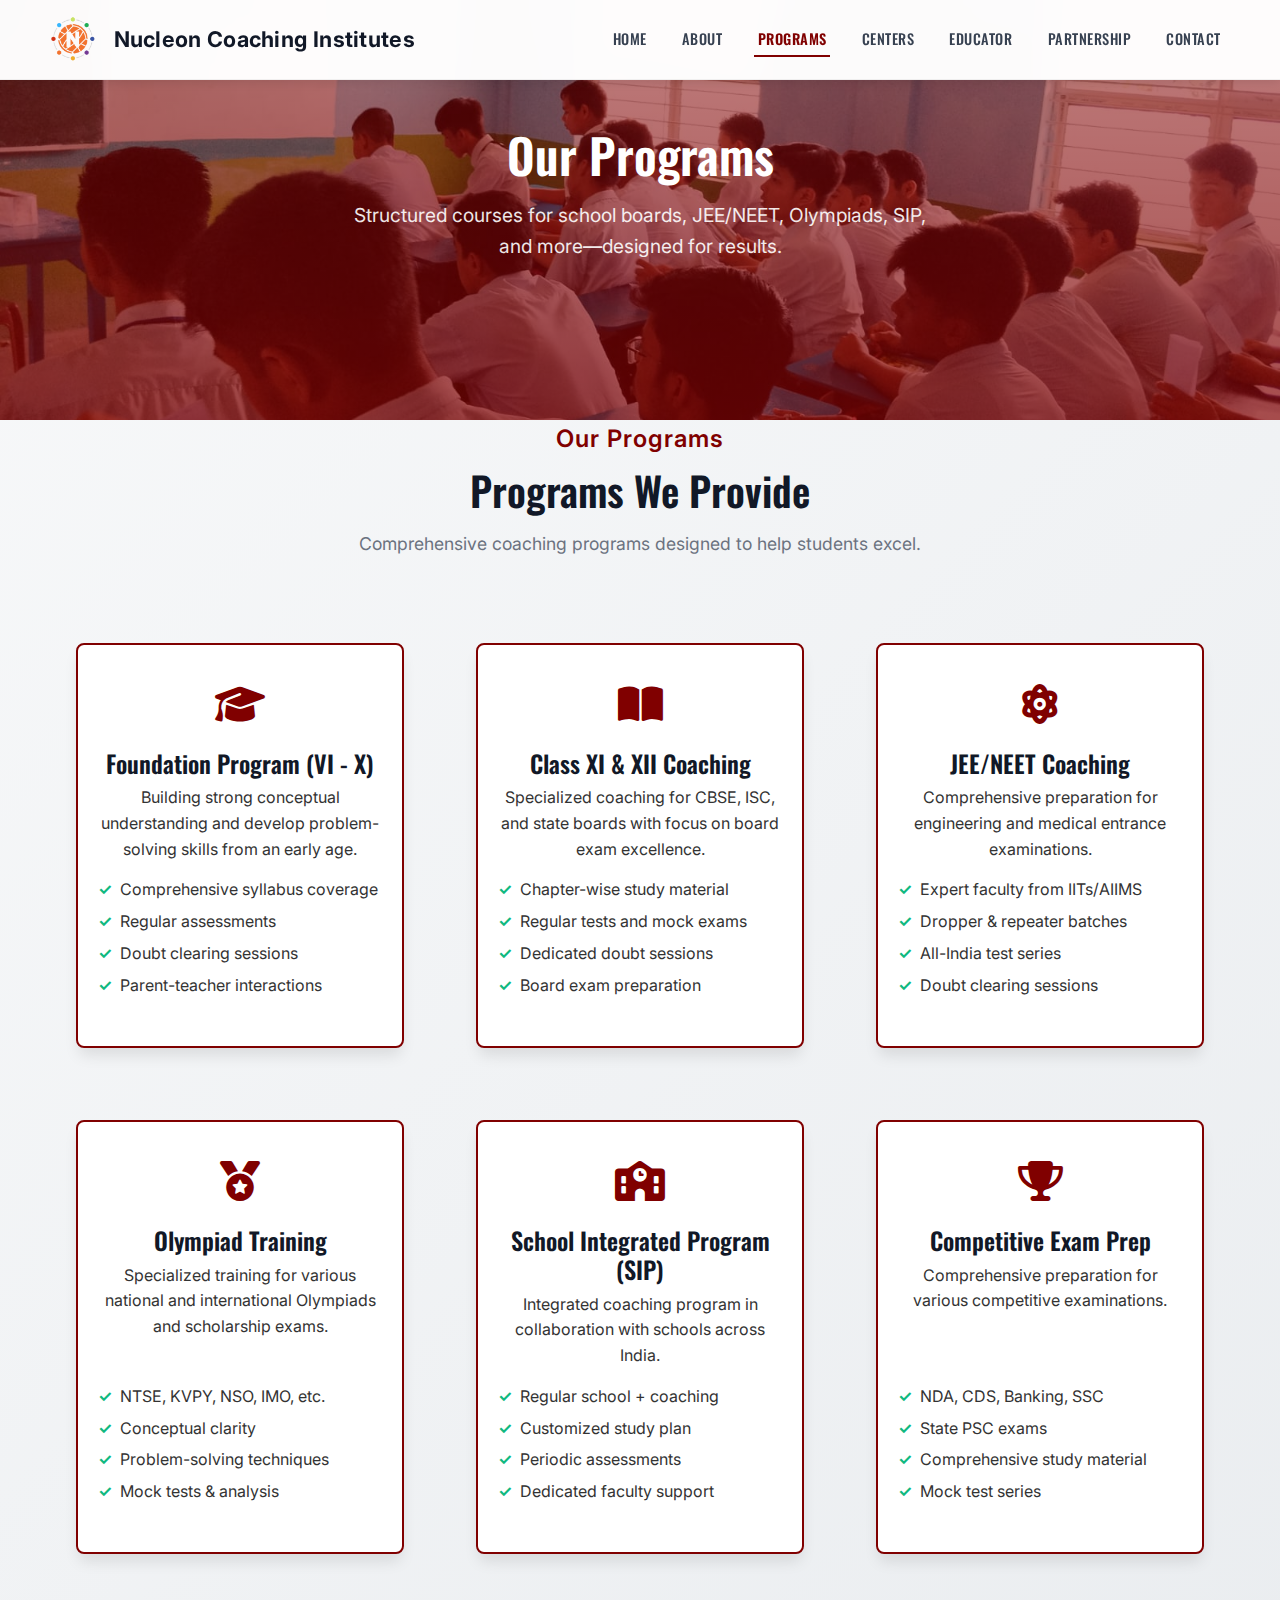
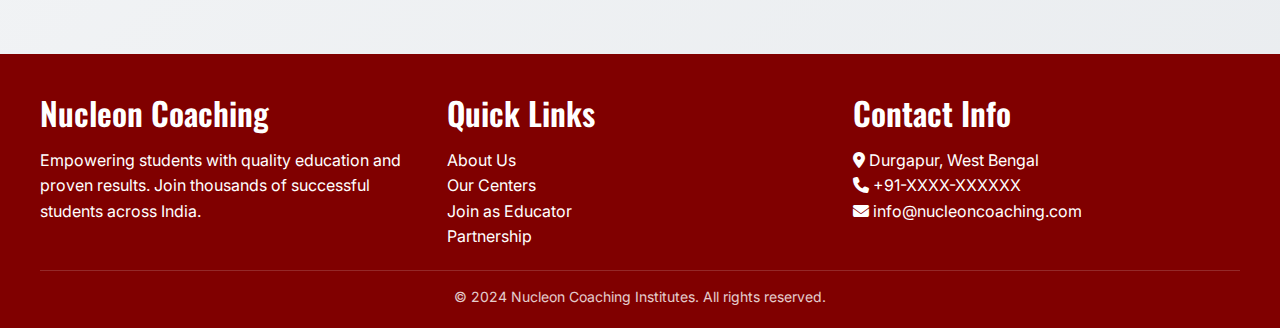
<file: programs.html>
<!DOCTYPE html>
<html lang="en">
    <head>
        <meta charset="UTF-8">
        <meta name="viewport" content="width=device-width, initial-scale=1.0">
        <title>Programs - Nucleon Coaching Institutes</title>
        <meta name="description" content="Explore Nucleon Coaching Institutes programs: Foundation (VI–X), Class XI–XII, JEE/NEET, Olympiads, SIP, and competitive exam prep.">
        
        <!-- Google Fonts -->
        <link href="https://fonts.googleapis.com/css2?family=Oswald:wght@300;400;500;600;700&family=Inter:wght@300;400;500;600;700&display=swap" rel="stylesheet">
        
        <!-- Font Awesome -->
        <link rel="stylesheet" href="https://cdnjs.cloudflare.com/ajax/libs/font-awesome/6.4.0/css/all.min.css">
    
        <!-- Custom CSS -->
        <link rel="stylesheet" href="style.css">
    
    </head>
    <body style="margin: 0; padding: 0; box-sizing: border-box; font-family: 'Inter', sans-serif; line-height: 1.6; color: #333; background: linear-gradient(135deg, #f8f9fa 0%, #e9ecef 100%); min-height: 100vh; display: flex; flex-direction: column;">
        
        <!-- Header -->
    <header class="header">
        <div class="container">
            <nav class="nav">
                <a href="about.html" class="brand" aria-label="Nucleon Coaching Institutes">
                    <span class="logo"><img src="images/logo.png" alt="Nucleon Coaching Institutes"></span>
                    <span class="brand-text">
                        <span class="brand-line-1">Nucleon Coaching</span>
                        <span class="brand-line-1">Institutes</span>
                    </span>
                </a>
                <ul class="nav-links">
                    <li><a href="index.html">Home</a></li>
                    <li><a href="about.html">About</a></li>
                    <li><a href="programs.html" class="active">Programs</a></li>
                    <li><a href="centers.html">Centers</a></li>
                    <li><a href="educator.html">Educator</a></li>
                    <li><a href="partnership.html" >Partnership</a></li>
                    <li><a href="contact.html">Contact</a></li>
                </ul>
                <button class="mobile-menu-btn">
                    <i class="fas fa-bars"></i>
                </button>
            </nav>
        </div>
    </header>

    <main style="flex:1;">
        <!-- Hero Section -->
        <section class="hero">
            <div class="container">
                <div class="hero-content">
                    <h1>Our Programs</h1>
                    <p>Structured courses for school boards, JEE/NEET, Olympiads, SIP, and more—designed for results.</p>
                </div>
            </div>

        </section>

        <!-- Programs Section (moved from index.html) -->
        <section id="programs" class="section programs">
            <div class="container">
                <div class="section-title">
                    <span class="section-subtitle">Our Programs</span>
                    <h2>Programs We Provide</h2>
                    <p>Comprehensive coaching programs designed to help students excel.</p>
                </div>
                
                
                <div class="program-cards">
                    <!-- Foundation Program -->
                    <div class="program-card" data-category="school">
                        <div class="program-icon">
                            <i class="fas fa-graduation-cap"></i>
                        </div>
                        <div class="program-header">
                            <h3>Foundation Program (VI - X)</h3>
                        </div>
                        <p>Building strong conceptual understanding and develop problem-solving skills from an early age.</p>
                        <ul class="program-features">
                            <li>Comprehensive syllabus coverage</li>
                            <li>Regular assessments</li>
                            <li>Doubt clearing sessions</li>
                            <li>Parent-teacher interactions</li>
                        </ul>
                    </div>

                    <!-- Class XI & XII -->
                    <div class="program-card" data-category="school">
                        <div class="program-icon">
                            <i class="fas fa-book-open"></i>
                        </div>
                        <div class="program-header">
                            <h3>Class XI & XII Coaching</h3>
                        </div>
                        <p>Specialized coaching for CBSE, ISC, and state boards with focus on board exam excellence.</p>
                        <ul class="program-features">
                            <li>Chapter-wise study material</li>
                            <li>Regular tests and mock exams</li>
                            <li>Dedicated doubt sessions</li>
                            <li>Board exam preparation</li>
                        </ul>
                    </div>

                    <!-- JEE/NEET -->
                    <div class="program-card" data-category="competitive">
                        <div class="program-icon">
                            <i class="fas fa-atom"></i>
                        </div>
                        <div class="program-header">
                            <h3>JEE/NEET Coaching</h3>
                        </div>
                        <p>Comprehensive preparation for engineering and medical entrance examinations.</p>
                        <ul class="program-features">
                            <li>Expert faculty from IITs/AIIMS</li>
                            <li>Dropper & repeater batches</li>
                            <li>All-India test series</li>
                            <li>Doubt clearing sessions</li>
                        </ul>
                    </div>

                    <!-- Olympiad -->
                    <div class="program-card" data-category="competitive">
                        <div class="program-icon">
                            <i class="fas fa-medal"></i>
                        </div>
                        <div class="program-header">
                            <h3>Olympiad Training</h3>
                        </div>
                        <p>Specialized training for various national and international Olympiads and scholarship exams.</p>
                        <ul class="program-features">
                            <li>NTSE, KVPY, NSO, IMO, etc.</li>
                            <li>Conceptual clarity</li>
                            <li>Problem-solving techniques</li>
                            <li>Mock tests & analysis</li>
                        </ul>
                    </div>

                    <!-- School Integrated Program -->
                    <div class="program-card" data-category="other">
                        <div class="program-icon">
                            <i class="fas fa-school"></i>
                        </div>
                        <div class="program-header">
                            <h3>School Integrated Program (SIP)</h3>
                        </div>
                        <p>Integrated coaching program in collaboration with schools across India.</p>
                        <ul class="program-features">
                            <li>Regular school + coaching</li>
                            <li>Customized study plan</li>
                            <li>Periodic assessments</li>
                            <li>Dedicated faculty support</li>
                        </ul>
                    </div>

                    <!-- Competitive Exams -->
                    <div class="program-card" data-category="competitive">
                        <div class="program-icon">
                            <i class="fas fa-trophy"></i>
                        </div>
                        <div class="program-header">
                            <h3>Competitive Exam Prep</h3>
                        </div>
                        <p>Comprehensive preparation for various competitive examinations.</p>
                        <ul class="program-features">
                            <li>NDA, CDS, Banking, SSC</li>
                            <li>State PSC exams</li>
                            <li>Comprehensive study material</li>
                            <li>Mock test series</li>
                        </ul>
                    </div>
                </div>
            </div>
        </section>

         </main>

    <!-- Footer -->
    <footer style="background:#800000; color:#fff; padding:40px 20px 20px; margin-top:auto; width:100%;">
        <!-- This div should NOT have background, only layout -->
        <div style="max-width:1200px; margin:0 auto;">
            <div style="display:flex; flex-wrap:wrap; justify-content:space-between; gap:20px; margin-bottom:20px;">

                <div style="flex:1; min-width:200px;">
                    <h3 style="margin-bottom:15px; color:#fff;">Nucleon Coaching</h3>
                    <p>Empowering students with quality education and proven results. Join thousands of successful
                        students across India.</p>
                </div>

                <div style="flex:1; min-width:200px;">
                    <h3 style="margin-bottom:15px; color:#fff;">Quick Links</h3>

                    <p><a href="about.html" style="color:#fff; text-decoration:none; transition:all 0.3s;"
                            onmouseover="this.style.color='#ffff'; this.style.textShadow='0 0 8px #FFD700';"
                            onmouseout="this.style.color='#ffff'; this.style.textShadow='none';">About Us</a></p>

                    <p><a href="centers.html" style="color:#fff; text-decoration:none; transition:all 0.3s;"
                            onmouseover="this.style.color='#ffff'; this.style.textShadow='0 0 8px #FFD700';"
                            onmouseout="this.style.color='#ffff'; this.style.textShadow='none';">Our Centers</a></p>

                    <p><a href="educator.html" style="color:#fff; text-decoration:none; transition:all 0.3s;"
                            onmouseover="this.style.color='#ffff'; this.style.textShadow='0 0 8px #FFD700';"
                            onmouseout="this.style.color='#ffff'; this.style.textShadow='none';">Join as Educator</a>
                    </p>

                    <p><a href="partnership.html" style="color:#fff; text-decoration:none; transition:all 0.3s;"
                            onmouseover="this.style.color='#ffff'; this.style.textShadow='0 0 8px #FFD700';"
                            onmouseout="this.style.color='#ffff'; this.style.textShadow='none';">Partnership</a></p>
                </div>


                <div style="flex:1; min-width:200px;">
                    <h3 style="margin-bottom:15px; color:#ffff;">Contact Info</h3>
                    <p><i class="fas fa-map-marker-alt"></i> Durgapur, West Bengal</p>
                    <p><i class="fas fa-phone"></i> +91-XXXX-XXXXXX</p>
                    <p><i class="fas fa-envelope"></i> info@nucleoncoaching.com</p>
                </div>
            </div>

            <div
                style="text-align:center; border-top:1px solid rgba(255,255,255,0.2); padding-top:15px; font-size:14px; opacity:0.8;">
                <p>&copy; 2024 Nucleon Coaching Institutes. All rights reserved.</p>
            </div>
        </div>
    </footer>


    <!-- Back to Top Button -->
    <!-- Back to Top Button -->
    <a href="#" class="back-to-top" style="position:fixed; bottom:20px; right:20px; 
          width:50px; height:50px; 
          background:#800000; color:#fff; 
          display:flex; align-items:center; justify-content:center; 
          border:2px solid #fff; border-radius:50%; 
          text-decoration:none; font-size:20px; 
          box-shadow:0 0 10px rgba(0,0,0,0.3); 
          transition:all 0.3s;">
        <i class="fas fa-arrow-up"></i>
    </a>


    <!-- JavaScript -->
    <script src="script.js"></script>
</body>

</html>
</file>
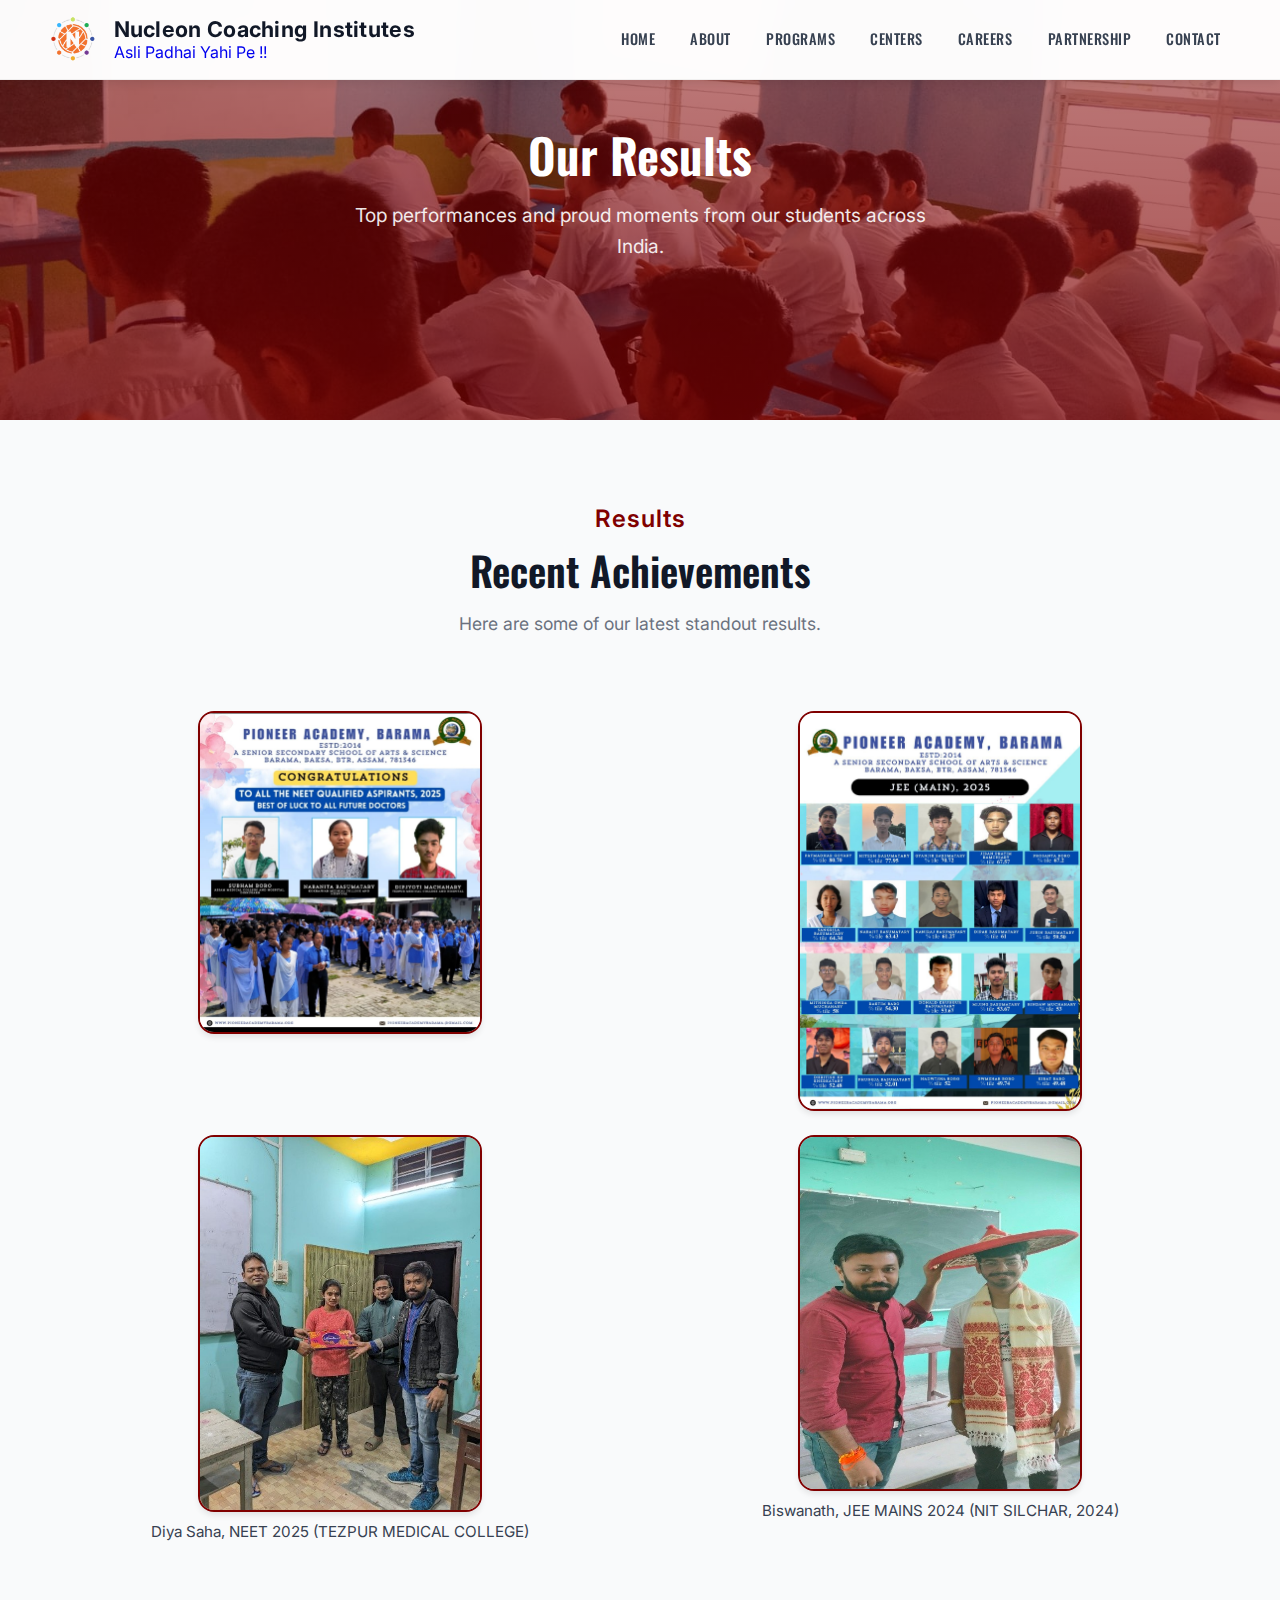
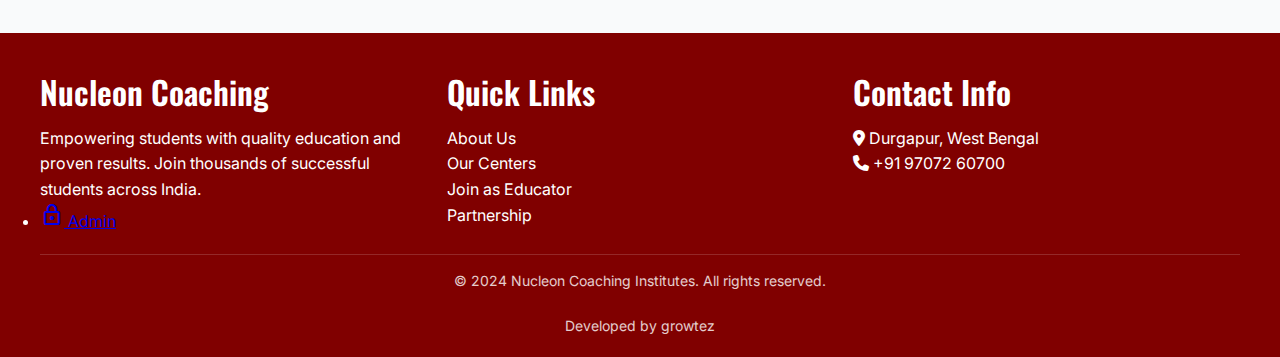
<file: results.html>
<!DOCTYPE html>
<html lang="en">
    <head>
        <meta charset="UTF-8">
        <meta name="viewport" content="width=device-width, initial-scale=1.0">
        <title>Results - Nucleon Coaching Institutes</title>
        <meta name="description" content="See Nucleon Coaching Institutes' latest student results, rankers, and achievements across boards, JEE/NEET, Olympiads, and more.">
        
        <!-- Google Fonts -->
        <link href="https://fonts.googleapis.com/css2?family=Oswald:wght@300;400;500;600;700&family=Inter:wght@300;400;500;600;700&display=swap" rel="stylesheet">
        <!-- Material Symbols for lock icon -->
        <link rel="stylesheet" href="https://fonts.googleapis.com/css2?family=Material+Symbols+Outlined:opsz,wght,FILL,GRAD@24,400,0,0" />
        
        <!-- Font Awesome -->
        <link rel="stylesheet" href="https://cdnjs.cloudflare.com/ajax/libs/font-awesome/6.4.0/css/all.min.css">
     <!-- Favicon -->
     <link rel="icon" href="images/favicon.ico" type="image/x-icon">
        <!-- Custom CSS -->
        <link rel="stylesheet" href="style.css">
        <style>
            /* ===== RESULTS GALLERY (page-specific) ===== */
            .results { background: var(--gray-50); }
            .results-grid {
                display: grid;
                grid-template-columns: repeat(auto-fit, minmax(260px, 1fr));
                gap: 1.25rem; /* a bit tighter and balanced */
                align-items: start;
            }
            .result-item {
                border-radius: var(--radius-lg);
                overflow: visible;
                background: transparent; /* remove white card look */
                display: flex;
                flex-direction: column;
                align-items: center;
            }
            .result-item img {
                width: 100%;
                height: auto; /* keep full image, no crop */
                display: block;
                object-fit: contain;
                border: 2px solid var(--primary); /* border hugs image */
                border-radius: var(--radius-lg);
                box-shadow: var(--shadow);
            }
            .result-item figcaption {
                padding: 0.5rem 0.25rem;
                border-top: none;
                font-size: 0.95rem;
                color: var(--gray-700);
                text-align: center;
                background: transparent;
                max-width: 50ch;
            }

            /* Desktop: show result images at half size, centered */
            @media (min-width: 992px) {
                .results-grid .result-item img {
                    width: 50%;
                    margin: 0.5rem auto 0;
                }
                .results-grid {
                    gap: 2rem 2rem; /* a bit more breathing room horizontally on large screens */
                }
            }

            /* Header brand: stacked layout for this page only */
            .header .brand-text {
                display: flex;
                flex-direction: column;
                align-items: flex-start;
                gap: 0.15rem;
                line-height: 1.1;
                white-space: normal;
            }
            .header .brand-row { display: inline-flex; gap: 0.35rem; align-items: baseline; }
        </style>
    
    </head>
    <body style="margin: 0; padding: 0; box-sizing: border-box; font-family: 'Inter', sans-serif; line-height: 1.6; color: #333; background: linear-gradient(135deg, #f8f9fa 0%, #e9ecef 100%); min-height: 100vh; display: flex; flex-direction: column;">
        
        <!-- Header -->
          
    <!-- Header -->
    <header class="header">
        <div class="container">
            <nav class="nav">
                <a href="index.html" class="brand" aria-label="Nucleon Coaching Institutes">
                    <span class="logo"><img src="images/logo.png" alt="Nucleon Coaching Institutes"></span>
                    <span class="brand-text">
                        <span class="brand-row">
                            <span class="brand-line-1">Nucleon Coaching</span>
                            <span class="brand-line-1">Institutes</span>
                        </span>
                        <span class="brand-tagline">Asli Padhai Yahi Pe !!</span>
                    </span>
                </a>
                <ul class="nav-links">
                    <li><a href="index.html">Home</a></li>
                    <li><a href="about.html">About</a></li>
                    <li><a href="programs.html">Programs</a></li>
                    <li><a href="centers.html">Centers</a></li>
                    <li><a href="educator.html">Careers</a></li>
                    <li><a href="partnership.html">Partnership</a></li>
                    <li><a href="contact.html">Contact</a></li>
                </ul>
                <button class="mobile-menu-btn" aria-label="Toggle navigation" aria-expanded="false">
                    <i class="fas fa-bars"></i>
                </button>
            </nav>
        </div>
    </header>

    <main style="flex:1;">
        <!-- Hero Section -->
        <section class="hero">
            <div class="container">
                <div class="hero-content">
                    <h1>Our Results</h1>
                    <p>Top performances and proud moments from our students across India.</p>
                </div>
            </div>

        </section>

        <!-- Results Section -->
        <section id="results" class="section results">
            <div class="container">
                <div class="section-title">
                    <span class="section-subtitle">Results</span>
                    <h2>Recent Achievements</h2>
                    <p>Here are some of our latest standout results.</p>
                </div>
                <div class="results-grid">
                    <figure class="result-item">
                        <img src="images/result1.jpg" alt="Result highlights 1" loading="lazy">
                    </figure>
                    <figure class="result-item">
                        <img src="images/result2.jpg" alt="Result highlights 2" loading="lazy">
                    </figure>
                </div>
                
                <!-- Additional 1-row, 2-column block with captions -->
                <div class="results-grid" style="margin-top: 1rem;">
                    <figure class="result-item">
                        <img src="images/result3.jpg" alt="Board toppers 2024 highlights" loading="lazy">
                        <figcaption>Diya Saha, NEET 2025 (TEZPUR MEDICAL COLLEGE)</figcaption>
                    </figure>
                    <figure class="result-item">
                        <img src="images/result4.jpg" alt="NEET selections highlights" loading="lazy">
                        <figcaption>Biswanath, JEE MAINS 2024 (NIT SILCHAR, 2024)</figcaption>
                    </figure>
                </div>
            </div>
        </section>

    

         </main>

         <footer style="background:#800000; color:#fff; padding:40px 20px 20px; margin-top:auto; width:100%;">
            <!-- This div should NOT have background, only layout -->
            <div style="max-width:1200px; margin:0 auto;">
                <div style="display:flex; flex-wrap:wrap; justify-content:space-between; gap:20px; margin-bottom:20px;">
                    
                    <div style="flex:1; min-width:200px;">
                        <h3 style="margin-bottom:15px; color:#fff;">Nucleon Coaching</h3>
                        <p>Empowering students with quality education and proven results. Join thousands of successful students across India.</p>
                        <li class="footer-admin"><a href="admin.html" aria-label="Admin login"><span class="material-symbols-outlined" aria-hidden="true">lock</span> Admin</a></li>
                    </div>
                    
                  <div style="flex:1; min-width:200px;">
            <h3 style="margin-bottom:15px; color:#fff;">Quick Links</h3>
        
            <p><a href="about.html" 
                  style="color:#fff; text-decoration:none; transition:all 0.3s;" 
                  onmouseover="this.style.color='#ffff'; this.style.textShadow='0 0 8px #FFD700';" 
                  onmouseout="this.style.color='#ffff'; this.style.textShadow='none';">About Us</a></p>
        
            <p><a href="centers.html" 
                  style="color:#fff; text-decoration:none; transition:all 0.3s;" 
                  onmouseover="this.style.color='#ffff'; this.style.textShadow='0 0 8px #FFD700';" 
                  onmouseout="this.style.color='#ffff'; this.style.textShadow='none';">Our Centers</a></p>
        
            <p><a href="educator.html" 
                  style="color:#fff; text-decoration:none; transition:all 0.3s;" 
                  onmouseover="this.style.color='#ffff'; this.style.textShadow='0 0 8px #FFD700';" 
                  onmouseout="this.style.color='#ffff'; this.style.textShadow='none';">Join as Educator</a></p>
        
            <p><a href="partnership.html" 
                  style="color:#fff; text-decoration:none; transition:all 0.3s;" 
                  onmouseover="this.style.color='#ffff'; this.style.textShadow='0 0 8px #FFD700';" 
                  onmouseout="this.style.color='#ffff'; this.style.textShadow='none';">Partnership</a></p>
        </div>
        
                    
                    <div style="flex:1; min-width:200px;">
                        <h3 style="margin-bottom:15px; color:#ffff;">Contact Info</h3>
                        <p><i class="fas fa-map-marker-alt"></i> Durgapur, West Bengal</p>
                        <p><i class="fas fa-phone"></i> +91 97072 60700 </p>
                        
                    </div>
                </div>
                
                <div style="text-align:center; border-top:1px solid rgba(255,255,255,0.2); padding-top:15px; font-size:14px; opacity:0.8;">
                    <p>&copy; 2024 Nucleon Coaching Institutes. All rights reserved.</p><br>
                    <p>Developed by <a href="https://www.growtez.com" target="_blank" style="color:#fff; text-decoration:none; transition:all 0.3s;" onmouseover="this.style.color='#ffff'; this.style.textShadow='0 0 8px #FFD700';" onmouseout="this.style.color='#ffff'; this.style.textShadow='none';">growtez</a></p>
                </div>
            </div>
        </footer>
    <!-- Back to Top Button -->
    <!-- Back to Top Button -->
    <a href="#" class="back-to-top" style="position:fixed; bottom:20px; right:20px; 
          width:50px; height:50px; 
          background:#800000; color:#fff; 
          display:flex; align-items:center; justify-content:center; 
          border:2px solid #fff; border-radius:50%; 
          text-decoration:none; font-size:20px; 
          box-shadow:0 0 10px rgba(0,0,0,0.3); 
          transition:all 0.3s;">
        <i class="fas fa-arrow-up"></i>
    </a>


    <!-- JavaScript -->
    <script src="script.js"></script>
</body>

</html>
</file>
<file: style.css>
/* ===== NUCLEON COACHING INSTITUTES - MINIMAL DESIGN ===== */

/* ===== CSS VARIABLES ===== */
:root {
    /* Colors */
    --primary: #800000; /* maroon */
    --primary-dark: #5e0f0f;
    --primary-light: #865b5b;
    --secondary: #f59e0b; /* accent (orange) */
    --accent: #10b981;
    --gray-50: #f9fafb;
    --gray-100: #f3f4f6;
    --gray-200: #e5e7eb;
    --gray-300: #d1d5db;
    --gray-500: #6b7280;
    --gray-700: #374151;
    --gray-800: #1f2937;
    --gray-900: #111827;
    --white: #ffffff;
    
    /* Typography */
    --font-primary: 'Oswald', sans-serif;
    --font-secondary: 'Inter', sans-serif;
    
    /* Spacing */
    --space-4: 1rem;
    --space-6: 1.5rem;
    --space-8: 2rem;
    --space-12: 3rem;
    --space-16: 4rem;
    --space-20: 5rem;
    
    /* Border Radius */
    --radius: 0.5rem;
    --radius-lg: 1rem;
    
    /* Shadows */
    --shadow: 0 4px 6px -1px rgba(0, 0, 0, 0.1);
    --shadow-lg: 0 10px 15px -3px rgba(0, 0, 0, 0.1);
    
    /* Transitions */
    --transition: 300ms ease;
}

/* ===== RESET & BASE ===== */
* {
    margin: 0;
    padding: 0;
    box-sizing: border-box;
}

html {
    scroll-behavior: smooth;
    scroll-padding-top: 80px; /* Account for fixed header */
}

body {
    font-family: var(--font-secondary);
    line-height: 1.6;
    color: var(--gray-700);
    background: var(--white);
    padding-top: 64px; /* Account for fixed header (reduced) */
    
    @media (max-width: 992px) {
        padding-top: 56px;
    }
}

.container {
    max-width: 1200px;
    margin: 0 auto;
    padding: 0 1rem;
}

/* Tuck logo further left only in header */
.header .container {
    padding-left: 0; /* push brand further left */
    padding-right: 1rem;
}

/* ===== TYPOGRAPHY ===== */
h1, h2, h3, h4, h5, h6 {
    font-family: var(--font-primary);
    font-weight: 600;
    line-height: 1.2;
    color: var(--gray-900);
}

h1 { font-size: 3rem; }
h2 { font-size: 2.5rem; }
h3 { font-size: 2rem; }
h4 { font-size: 1.5rem; }

/* ===== BUTTONS ===== */
.btn {
    display: inline-flex;
    align-items: center;
    gap: 0.5rem;
    padding: 0.75rem 1.5rem;
    border: none;
    border-radius: var(--radius);
    font-weight: 500;
    text-decoration: none;
    cursor: pointer;
    transition: var(--transition);
    background: var(--primary);
    color: var(--white);
}

.btn:hover {
    background: var(--primary-dark);
    transform: translateY(-2px);
    box-shadow: var(--shadow-lg);
}

.btn-outline {
    background: transparent;
    color: var(--primary);
    border: 2px solid var(--primary);
}

.btn-outline:hover {
    background: var(--primary);
    color: var(--white);
}

.btn-large {
    padding: 1rem 2rem;
    font-size: 1.1rem;
}

/* ===== PRELOADER ===== */
.preloader {
    position: fixed;
    top: 0;
    left: 0;
    width: 100%;
    height: 100%;
    background: var(--white);
    display: flex;
    justify-content: center;
    align-items: center;
    z-index: 9999;
    transition: opacity 0.5s ease;
}

.loader {
    width: 50px;
    height: 50px;
    border: 4px solid var(--gray-200);
    border-top: 4px solid var(--primary);
    border-radius: 50%;
    animation: spin 1s linear infinite;
}

@keyframes spin {
    0% { transform: rotate(0deg); }
    100% { transform: rotate(360deg); }
}

/* ===== IMAGE SLIDER ===== */
.hero-slider {
    width: 100%;
    height: 80vh;
    min-height: 600px;
    position: relative;
    overflow: hidden;
    margin-top: -64px; /* To account for reduced fixed header */
    margin-bottom: 2rem;
}

.hero-slide {
    width: 100%;
    height: 100%;
    position: relative;
    display: flex;
    align-items: center;
    justify-content: center;
    background-size: cover;
    background-position: center;
    background-repeat: no-repeat;
}

.hero-slide::before {
    content: '';
    position: absolute;
    top: 0;
    left: 0;
    width: 100%;
    height: 100%;
    background: linear-gradient(0deg, rgba(128,0,0,0.7), rgba(128,0,0,0.5));
}

.slide-content {
    position: relative;
    z-index: 2;
    color: white;
    text-align: center;
    max-width: 800px;
    padding: 0 20px;
    margin: 0 auto;
}

.slide-content h2 {
    font-size: 3.5rem;
    margin-bottom: 1rem;
    color: white;
    text-shadow: 0 2px 4px rgba(0,0,0,0.3);
}

.slide-content p {
    font-size: 1.25rem;
    margin-bottom: 2rem;
    text-shadow: 0 1px 3px rgba(0,0,0,0.3);
}

.slider-btn {
    display: inline-block;
    background: rgba(255, 255, 255, 0.2);
    color: white;
    padding: 0.8rem 2rem;
    border-radius: 50px;
    text-decoration: none;
    font-weight: 600;
    transition: all 0.3s ease;
    backdrop-filter: blur(5px);
    border: 2px solid white;
}

.slider-btn:hover {
    background: transparent;
    border-color: white;
    color: white;
    transform: translateY(-3px);
}

/* Swiper Navigation */
.swiper-button-next,
.swiper-button-prev {
    color: white !important;
    transition: all 0.3s ease;
    position: absolute;
    top: 70%;
    transform: translateY(-50%) scale(0.7);
    width: 44px;
    height: 44px;
    z-index: 10;
}

.swiper-button-next {
    right: 30px;
}

.swiper-button-prev {
    left: 30px;
}

.swiper-button-next:hover,
.swiper-button-prev:hover {
    transform: scale(0.8);
}

.swiper-pagination-bullet {
    background: white !important;
    opacity: 0.7 !important;
    width: 12px !important;
    height: 12px !important;
    margin: 0 8px !important;
}

.swiper-pagination-bullet-active {
    background: var(--primary) !important;
    opacity: 1 !important;
    transform: scale(1.2);
}

/* Responsive Adjustments */
@media (max-width: 992px) {
    .hero-slider {
        height: 70vh;
        min-height: 400px;
        margin-top: -70px;
    }
    
    .slide-content h2 {
        font-size: 2.5rem;
    }
    
    .slide-content p {
        font-size: 1.1rem;
    }
}

@media (max-width: 768px) {
    .hero-slider {
        height: 60vh;
        min-height: 500px; /* Adjusted height for mobile */
    }

    .swiper-button-next,
    .swiper-button-prev {
        transform: scale(0.6); /* Make buttons smaller on mobile */
    }

    .swiper-button-next {
        right: 10px; /* Adjust position for mobile */
    }

    .swiper-button-prev {
        left: 10px; /* Adjust position for mobile */
    }
    
    .slide-content h2 {
        font-size: 2rem;
    }
    
    .slide-content p {
        font-size: 1rem;
        margin-bottom: 1.5rem;
    }
    
    .slider-btn {
        padding: 10px 24px;
        font-size: 0.9rem;
    }

    /* Header brand responsiveness (tablet and down) */
    .brand { gap: 0.5rem; }
    .logo img { width: 52px; }
    .brand-line-1 { font-size: 1.15rem; }
    .brand-text { white-space: normal; }
}

/* ===== HEADER ===== */
.header {
    background: rgba(255, 255, 255, 0.98);
    box-shadow: 0 2px 10px rgba(0, 0, 0, 0.1);
    position: fixed;
    top: 0;
    left: 0;
    right: 0;
    z-index: 1000;
    padding: 0.5rem 0; /* reduced header height */
    backdrop-filter: blur(10px);
    border-bottom: 1px solid rgba(0, 0, 0, 0.05);
    transition: all 0.3s cubic-bezier(0.4, 0, 0.2, 1);
    transform: translateY(0);
}

.header.scrolled {
    padding: 0.6rem 0;
    box-shadow: 0 4px 20px rgba(0, 0, 0, 0.1);
}

.header.menu-open {
    background: rgba(255, 255, 255, 0.98);
    box-shadow: 0 4px 20px rgba(0, 0, 0, 0.1);
}

.nav {
    display: flex;
    justify-content: space-between;
    align-items: center;
    padding: 0.25rem 0; /* tighter */
}

/* Brand (badge + stacked text) */
.brand {
    display: inline-flex;
    align-items: center;
    gap: 0.6rem; /* tighter gap between logo and text */
    text-decoration: none;
    transition: transform 0.3s cubic-bezier(0.4, 0, 0.2, 1);
    transform-origin: left center;
}

.brand:hover {
    transform: translateY(-2px);
}

.brand-badge {
    width: 50px;
    height: 50px;
    border-radius: 12px;
    background: var(--primary);
    color: var(--white);
    display: grid;
    place-items: center;
    font-family: var(--font-primary);
    font-weight: 700;
    font-size: 1.8rem;
    box-shadow: 0 4px 6px rgba(0, 0, 0, 0.1);
    transition: all 0.3s ease;
}

.brand:hover .brand-badge {
    transform: rotate(5deg);
    background: var(--primary-dark);
}

.brand-text {
    display: flex;
    flex-direction: row; /* single line */
    align-items: center;
    justify-content: center;
    gap: 0.35rem;
    line-height: 1.1;
    text-align: left;
    white-space: nowrap; /* prevent wrap */
}

.brand-line-1 {
    color: var(--gray-900);
    font-weight: 700;
    font-size: 1.35rem; /* slightly smaller to fit one line */
    letter-spacing: 0.3px;
    white-space: nowrap;
}

.logo {
    font-family: var(--font-primary);
    font-size: 1.5rem;
    font-weight: 700;
    color: var(--white);
    text-decoration: none;
}

/* Control logo image size and keep aspect ratio */
.logo img {
    width: 64px; /* reduce logo to reduce header height */
    height: auto;
    display: block;
}

.nav-links {
    display: flex;
    gap: 1.8rem;
    list-style: none;
    margin: 0;
    padding: 0.5rem 0;
}

.nav-links a {
    color: var(--gray-700);
    text-decoration: none;
    font-weight: 500;
    font-size: 0.9rem;
    padding: 0.5rem 0.2rem;
    position: relative;
    transition: all 0.3s cubic-bezier(0.4, 0, 0.2, 1);
    text-transform: uppercase;
    letter-spacing: 0.5px;
    font-family: var(--font-primary);
    overflow: hidden;
}

.nav-links a::before {
    content: '';
    position: absolute;
    left: 0;
    bottom: 0;
    width: 100%;
    height: 2px;
    background: var(--primary);
    transform: scaleX(0);
    transform-origin: right;
    transition: transform 0.3s cubic-bezier(0.4, 0, 0.2, 1);
}

.nav-links a:hover::before {
    transform: scaleX(1);
    transform-origin: left;
}

.nav-links a:hover {
    color: var(--primary);
}

.nav-links a.active {
    color: var(--primary);
    font-weight: 600;
}

.nav-links a.active::before {
    transform: scaleX(1);
}

.nav-links a:hover::after {
    width: 100%;
}

.mobile-menu-btn {
    display: none;
    background: none;
    border: none;
    cursor: pointer;
    padding: 0.5rem;
    border-radius: 4px;
    transition: all 0.3s ease;
    color: var(--gray-700);
    font-size: 1.5rem;
    line-height: 1;
}

.mobile-menu-btn:hover {
    background: rgba(0, 0, 0, 0.05);
    color: var(--primary);
}

.mobile-menu-btn:focus {
    outline: none;
    box-shadow: 0 0 0 3px rgba(128, 0, 0, 0.2);
}

/* ===== RESPONSIVE STYLES ===== */
@media (max-width: 992px) {
    .nav-links {
        display: none;
        position: absolute;
        top: 100%;
        left: 0;
        right: 0;
        background: var(--primary); /* mobile menu on maroon background */
        flex-direction: column;
        align-items: center;
        padding: 1rem 0;
        box-shadow: 0 10px 15px -3px rgba(0, 0, 0, 0.1);
        z-index: 999;
    }

    .nav-links.active {
        display: flex;
    }

    .nav-links a {
        padding: 0.8rem 1rem;
        width: 100%;
        text-align: center;
    }

    /* Mobile menu link colors on primary background */
    .nav-links a {
        color: var(--white);
    }
    .nav-links a::before {
        background: var(--white);
    }
    .nav-links a:hover,
    .nav-links a.active {
        color: var(--white);
    }

    .mobile-menu-btn {
        display: block;
    }
}

/* ===== HERO SECTION ===== */
.hero {
    background: linear-gradient(0deg, rgba(128,0,0,0.7), rgba(128,0,0,0.5)), url('images/9.jpg') center/cover no-repeat;
    color: var(--white);
    padding: var(--space-20) 0;
    position: relative;
    overflow: hidden;
    min-height: 420px;
    display: flex;
    align-items: center;
}

.hero-content {
    text-align: center;
    position: relative;
    z-index: 2;
}

.hero h1 {
    color: var(--white);
    margin-bottom: 1rem;
}

.hero p {
    font-size: 1.2rem;
    margin-bottom: 2rem;
    opacity: 0.9;
    max-width: 600px;
    margin-left: auto;
    margin-right: auto;
}

.hero-buttons {
    display: flex;
    gap: 1rem;
    justify-content: center;
    margin-bottom: 3rem;
    flex-wrap: wrap;
}

/* Quote card under hero */
.quote-section {
    background: var(--white);
    padding: 2rem 0 0;
}

.quote-card {
    background: var(--primary-dark);
    color: var(--white);
    max-width: 760px;
    margin-top: 3rem;
    margin: -2.5rem auto 2rem;
    padding: 1.25rem 2rem;
    border-radius: 0.6rem;
    text-align: center;
    font-family: var(--font-primary);
    font-size: 1.4rem;
    box-shadow: var(--shadow-lg);
}

.hero-stats {
    display: grid;
    grid-template-columns: repeat(auto-fit, minmax(200px, 1fr));
    gap: 2rem;
    max-width: 800px;
    margin: 0 auto;
}

.stat-item {
    text-align: center;
}

.stat-number {
    display: block;
    font-family: var(--font-primary);
    font-size: 2.5rem;
    font-weight: 700;
    color: var(--gray-600);
}

.stat-label {
    font-size: 1rem;
    opacity: 0.8;
}

.hero-wave {
    position: absolute;
    bottom: 0;
    left: 0;
    width: 100%;
    overflow: hidden;
    line-height: 0;
}

.hero-wave svg {
    position: relative;
    display: block;
    width: calc(100% + 1.3px);
    height: 60px;
}

/* ===== SECTIONS ===== */
.section {
    padding: var(--space-20) 0;
}

.programs {
    padding-top: var(--space-10);
}

.section-title {
    text-align: center;
    margin-bottom: var(--space-16);
}

.section-subtitle {
    color: var(--primary);
    font-weight: 600;
    letter-spacing: 1px;
    font-size: 1.5rem;
    display: flex;
    flex-direction: column;
    align-items: center;
}


.section-title h2 {
    margin: 0.5rem 0 1rem;
}

.section-title p {
    font-size: 1.1rem;
    color: var(--gray-500);
    max-width: 600px;
    margin: 0 auto;
}



.category-btn {
    padding: 0.5rem 1.5rem;
    border: 2px solid var(--gray-200);
    background: var(--white);
    color: var(--gray-700);
    border-radius: var(--radius);
    cursor: pointer;
    transition: var(--transition);
    font-weight: 500;
}

.category-btn.active,
.category-btn:hover {
    border-color: var(--primary);
    background: var(--primary);
    color: var(--white);
}

.program-cards {
    display: grid;
    grid-template-columns: repeat(auto-fit, minmax(300px, 1fr));
    gap: 2rem;
}

.program-card {
    background: var(--white);
    border-radius: var(--radius);
    padding: 1.75rem 1.25rem; /* reduced internal padding */
    text-align: center;
    transition: all 0.3s ease;
    border: 2px solid var(--primary);
    box-shadow: var(--shadow-lg);
    display: flex;
    flex-direction: column;
    justify-content: flex-start;
    position: relative;
    overflow: hidden;
    margin: 1.25rem; /* increased outer spacing on desktop */
}

.program-card.featured {
    background: var(--primary);
    color: var(--white);
    border-color: transparent;
}


.program-card:hover {
    transform: translateY(-5px);
    box-shadow: var(--shadow-lg);
}


.program-icon {
    margin-bottom: 0.75rem; /* tighter */
    color: var(--primary);
    font-size: 2.5rem;
}

.program-card h3 {
    margin-bottom: 0.5rem; /* tighter */
    color: var(--gray-900);
    text-align: center;
    font-size: 1.5rem;
}

.program-card p {
    margin-bottom: 0.75rem; /* tighter */
    color: var(--gray-600);
    text-align: center;
    font-size: 1rem;
    flex-grow: 1;
}

.program-features {
    list-style: none;
    margin-bottom: 1rem; /* tighter */
    text-align: left; /* left-align items within centered card */
    padding-left: 0; /* remove default indent */
}

.program-features li {
    padding: 0.2rem 0; /* tighter */
    color: var(--gray-600);
    text-align: left; /* ensure text is left aligned */
}

.program-features li:before {
    content: "✓";
    color: var(--accent);
    font-weight: bold;
    margin-right: 0.5rem;
}

/* ===== TESTIMONIALS ===== */
.testimonials {
    background: var(--gray-50);
}

/* ===== SHOWCASE (semi-circle graphic + text) ===== */
.showcase {
    background: var(--primary);
    padding: var(--space-20) 0;
}

.showcase-grid {
    display: grid;
    grid-template-columns: 1fr; /* text on top, gallery below */
    gap: 2rem;
    align-items: start;
}

.showcase-graphic {
    position: relative;
    display: flex;
    justify-content: center;
}

.showcase-graphic svg {
    width: 100%;
    max-width: 420px;
    height: auto;
}

.see-more-card {
    position: absolute;
    bottom: 10%;
    left: 55%;
    transform: translateX(-50%);
    background: var(--secondary);
    color: var(--white);
    padding: 0.6rem 1rem;
    border-radius: 0.5rem;
    font-weight: 700;
    box-shadow: var(--shadow-lg);
}

.showcase-text h3 {
    margin-bottom: 0.75rem;
    color: var(--white);
}

.showcase-text p {
    color: rgba(255, 255, 255, 0.92);
    margin-bottom: 1rem;
}

.showcase-text ul {
    list-style: none;
}

/* Right-side image gallery */
.showcase-gallery {
    width: 100%;
    margin-top: 0.5rem;
}

.gallery-grid {
    display: grid;
    grid-auto-flow: column; /* horizontal flow */
    grid-auto-columns: minmax(220px, 280px); /* 1 x N tiles */
    gap: 0.75rem;
    overflow-x: auto;
    overscroll-behavior-x: contain;
    -webkit-overflow-scrolling: touch;
    padding-bottom: 0.25rem; /* avoid scrollbar overlap */
}

.gallery-item {
    position: relative;
    overflow: hidden;
    border-radius: var(--radius);
}

.gallery-item img {
    width: 100%;
    height: 200px; /* uniform strip height */
    display: block;
    object-fit: cover;
    aspect-ratio: auto;
    transition: transform 0.3s ease;
}

.gallery-item:hover img {
    transform: scale(1.05);
}

.showcase-text li {
    margin: 0.35rem 0;
    color: rgba(255, 255, 255, 0.95);
}

.showcase-text li::before {
    content: '•';
    color: var(--white);
    margin-right: 0.5rem;
}

.testimonial-slider {
    display: grid;
    grid-template-columns: repeat(auto-fit, minmax(300px, 1fr));
    gap: 2rem;
}

.testimonial-card {
    background: var(--white);
    padding: 2rem;
    border-radius: var(--radius-lg);
    box-shadow: var(--shadow);
}

.testimonial-content p {
    font-style: italic;
    margin-bottom: 1.5rem;
    color: var(--gray-600);
}

.testimonial-author {
    display: flex;
    align-items: center;
    gap: 1rem;
}

.testimonial-author img {
    width: 50px;
    height: 50px;
    border-radius: 50%;
}

.author-info h4 {
    font-size: 1rem;
    margin-bottom: 0.25rem;
}

.author-info span {
    color: var(--gray-500);
    font-size: 0.9rem;
}

/* ===== FOOTER ===== */
.footer {
    background: var(--primary);
    color: var(--white);
    padding: var(--space-16) 0 var(--space-8);
}

.footer-content {
    display: grid;
    grid-template-columns: repeat(auto-fit, minmax(250px, 1fr));
    gap: 2rem;
    margin-bottom: 2rem;
}

.footer-section h3 {
    color: var(--white);
    margin-bottom: 1rem;
}

.footer-section p,
.footer-section a {
    color: var(--gray-300);
    text-decoration: none;
    line-height: 1.8;
}

.footer-section a:hover {
    color: var(--primary-light);
}

.footer-bottom {
    text-align: center;
    padding-top: 2rem;
    border-top: 1px solid var(--gray-700);
    color: var(--gray-400);
}

/* ===== BACK TO TOP ===== */
.back-to-top {
    position: fixed;
    bottom: 2rem;
    right: 2rem;
    width: 50px;
    height: 50px;
    background: var(--primary);
    color: var(--white);
    border-radius: 50%;
    display: flex;
    align-items: center;
    justify-content: center;
    text-decoration: none;
    opacity: 0;
    visibility: hidden;
    transition: var(--transition);
    z-index: 1000;
}

.back-to-top.show {
    opacity: 1;
    visibility: visible;
}

.back-to-top:hover {
    background: var(--primary-dark);
    transform: translateY(-2px);
}

/* ===== RESPONSIVE DESIGN ===== */
@media (max-width: 768px) {
    .nav-links {
        display: none;
        position: absolute;
        top: 100%;
        left: 0;
        width: 100%;
        background: var(--primary);
        flex-direction: column;
        padding: 1rem;
        box-shadow: var(--shadow);
    }

    .nav-links.active {
        display: flex;
    }

    /* Ensure white links and underline on maroon background */
    .nav-links a { color: var(--white); }
    .nav-links a::before { background: var(--white); }
    .nav-links a:hover,
    .nav-links a.active { color: var(--white); }

    .mobile-menu-btn {
        display: block;
    }

    .hero h1 {
        font-size: 2rem;
    }

    .hero-buttons {
        flex-direction: column;
        align-items: center;
    }

    .hero-stats {
        grid-template-columns: repeat(2, 1fr);
    }

    .program-cards {
        grid-template-columns: 1fr;
    }

    /* Increase outer margins for program cards on mobile */
    .program-card {
        margin: 1.25rem; /* add breathing space on small screens */
    }

    .program-filter {
        flex-direction: column;
        align-items: center;
    }

    .testimonial-slider {
        grid-template-columns: 1fr;
    }

    .showcase-grid {
        grid-template-columns: 1fr;
        text-align: center;
    }

    /* Mobile optimizations for showcase */
    .showcase { padding: max(var(--space-12), env(safe-area-inset-top)) 0; }
    .showcase .container { padding-left: max(0.75rem, env(safe-area-inset-left)); padding-right: max(0.75rem, env(safe-area-inset-right)); }
    .showcase-text { text-align: left; }
    .showcase-text h3 { font-size: clamp(1.4rem, 6vw, 1.8rem); margin-bottom: 0.5rem; line-height: 1.2; }
    .showcase-text p { font-size: 0.98rem; margin-bottom: 0.75rem; line-height: 1.55; }
    .showcase-text ul { margin-left: 0; }
    .showcase-text li { font-size: 0.98rem; line-height: 1.5; }

    /* Horizontal image strip: smaller tiles + snap scroll */
    .showcase .container { overflow: hidden; }
    .gallery-grid {
        grid-auto-columns: minmax(140px, 80vw); /* keep tiles within viewport */
        gap: 0.5rem;
        scroll-snap-type: x mandatory;
        scrollbar-width: none; /* Firefox */
        padding: 0 0.5rem 0.25rem; /* keep content inside container padding */
    }
    .gallery-grid::-webkit-scrollbar { display: none; } /* WebKit */
    .gallery-item { scroll-snap-align: start; margin: 0; }
    .gallery-item img { height: 140px; }

    /* Subtle gradient masks to hint horizontal scroll */
    .showcase-gallery { position: relative; }
    .showcase-gallery::before,
    .showcase-gallery::after {
        content: "";
        position: absolute;
        top: 0;
        bottom: 0;
        width: 16px;
        pointer-events: none;
        z-index: 1;
    }
    .showcase-gallery::before {
        left: 0;
        background: linear-gradient(90deg, var(--primary), rgba(128,0,0,0));
    }
    .showcase-gallery::after {
        right: 0;
        background: linear-gradient(270deg, var(--primary), rgba(128,0,0,0));
    }

    .see-more-card {
        left: 50%;
    }
}

@media (max-width: 480px) {
    .container {
        padding: 0 0.5rem;
    }

    .hero {
        padding: var(--space-12) 0;
    }

    .section {
        padding: var(--space-12) 0;
    }

    .hero-stats {
        grid-template-columns: 1fr;
    }

    .stat-number {
        font-size: 2rem;
    }

    /* Tighter header + brand on very small devices */
    .header { padding: 0.4rem 0; }
    .header .container { padding-left: 0.5rem; padding-right: 0.5rem; }
    .brand { gap: 0.4rem; }
    .logo img { width: 44px; }
    .brand-text { flex-direction: column; align-items: flex-start; gap: 0.1rem; line-height: 1.05; white-space: normal; }
    .brand-line-1 { font-size: 1.05rem; white-space: normal; }

    /* Even tighter showcase on very small phones */
    .showcase { padding: max(var(--space-10), env(safe-area-inset-top)) 0; }
    .showcase-text h3 { font-size: clamp(1.25rem, 7vw, 1.6rem); }
    .showcase .container { padding-left: max(0.5rem, env(safe-area-inset-left)); padding-right: max(0.5rem, env(safe-area-inset-right)); }
    .gallery-grid { grid-auto-columns: minmax(140px, 170px); }
    .gallery-item img { height: 120px; }
}

/* ===== UTILITY CLASSES ===== */
.text-center { text-align: center; }
.text-primary { color: var(--primary); }
.bg-primary { background: var(--primary); }
.mb-4 { margin-bottom: var(--space-4); }
.mt-4 { margin-top: var(--space-4); }
.p-4 { padding: var(--space-4); }
.hidden { display: none; }
</file>
<file: admin.css>
/* --- Base --- */
* {
    box-sizing: border-box;
    margin: 0;
    padding: 0
}

body {
    font-family: 'Inter', sans-serif;
    background: #f5f7f9;
    color: #333;
    line-height: 1.6
}

a {
    color: inherit;
    text-decoration: none
}

/* --- Layout --- */
.admin-header {
    background: #5e0f0f;
    color: #fff;
    padding: 15px 20px;
    position: fixed;
    top: 0;
    left: 0;
    right: 0;
    z-index: 100;
    display: flex;
    justify-content: space-between;
    align-items: center;
    box-shadow: 0 2px 10px rgba(0, 0, 0, .25)
}

.admin-header h1 {
    font-family: 'Oswald', sans-serif;
    font-size: 1.3rem;
    margin: 0
}

.admin-user {
    display: flex;
    align-items: center;
    gap: 10px
}

.user-avatar {
    width: 40px;
    height: 40px;
    border-radius: 50%;
    background: #a53838;
    display: flex;
    align-items: center;
    justify-content: center;
    font-weight: 700
}

.admin-container {
    display: flex;
    min-height: 100vh;
    margin-top: 64px
}

/* leave space for fixed header */

/* --- Sidebar --- */
.admin-sidebar {
    width: 280px;
    background: #2c3e50;
    color: #fff;
    padding: 24px 0;
    position: fixed;
    left: 0;
    top: 64px;
    bottom: 0;
    overflow: auto;
}

.admin-nav {
    list-style: none;
    padding: 0 10px
}

.nav-item {
    border-bottom: 1px solid rgba(255, 255, 255, .06)
}

.nav-item>a {
    display: flex;
    align-items: center;
    padding: 12px 16px;
    color: #ecf0f1;
    border-radius: 6px;
    margin: 6px 4px;
    font-size: 0.95rem;
    transition: background .18s, color .18s;
}

.nav-item>a i {
    width: 20px;
    margin-right: 12px;
    text-align: center
}

.nav-item>a:hover {
    background: #3b5163
}

.nav-item>a.active {
    background: #5e0f0f;
    color: #fff
}

/* Submenu toggle styling (disabled look) */
.submenu-toggle {
    display: flex;
    align-items: center;
    gap: 10px;
    /* keep icon + label left-aligned */
    padding: 12px 16px;
    color: inherit;
    border-radius: 6px;
    margin: 6px 4px;
}

.submenu-toggle.disabled {
    opacity: 0.65;
    pointer-events: none;
    cursor: default;
    color: #bdc3c7;
    background: transparent;
}

/* Submenu */
.submenu {
    list-style: none;
    padding-left: 0;
    margin: 6px 0 12px 0;
    background: rgba(255, 255, 255, 0.02);
    border-radius: 6px;
    overflow: hidden;
    /* we'll control visibility via classes */
}

.submenu-item a {
    display: flex;
    align-items: center;
    padding: 10px 18px 10px 44px;
    color: #d0d7dc;
    font-size: .92rem;
    border-radius: 6px;
    margin: 3px 8px;
}

.submenu-item a:hover {
    background: #3b5163;
    color: #fff
}

.submenu.active {
    /* visible by default */
    max-height: 1000px;
    transition: max-height .25s ease;
}

/* --- Main content --- */
.admin-main {
    margin-left: 280px;
    flex: 1;
    padding: 20px 24px 80px 24px;
    min-height: calc(100vh - 64px);
}

.stats-cards {
    display: grid;
    grid-template-columns: repeat(auto-fit, minmax(220px, 1fr));
    gap: 18px;
    margin-bottom: 22px
}

.stat-card {
    background: #fff;
    padding: 14px;
    border-radius: 8px;
    box-shadow: 0 2px 10px rgba(0, 0, 0, .06);
    text-align: center
}

.stat-label {
    color: #000000;
    font-size: .85rem
}

.stat-number {
    font-weight: 700;
    color: #800000;
    font-size: 1.6rem;
    margin: 6px 0
}

.panel-header {
    display: flex;
    justify-content: space-between;
    align-items: center;
    margin-bottom: 14px
}

.panel-title {
    font-family: 'Oswald', sans-serif;
    font-size: 1.25rem;
    color: #2c3e50
}

.panel-sub {
    color: #7f8c8d;
    font-size: .95rem
}

.panel {
    background: #fff;
    padding: 18px;
    border-radius: 8px;
    box-shadow: 0 2px 10px rgba(0, 0, 0, .06);
    margin-bottom: 18px
}

.search-bar {
    display: flex;
    gap: 10px;
    margin-bottom: 12px
}

.search-bar input {
    flex: 1;
    padding: 9px;
    border: 1px solid #e6e9ec;
    border-radius: 6px
}

.search-bar button {
    padding: 9px 12px;
    border-radius: 6px;
    border: none;
    background: #800000;
    color: #fff;
    cursor: pointer
}
.table-wrapper {
  overflow-x: auto;
  width: 100%;
}

table.submissions-table {
  min-width: 600px; /* optional: ensure readability */
  width: 100%;
}


table.submissions-table {
    width: 100%;
    border-collapse: collapse
}

table.submissions-table th,
table.submissions-table td {
    padding: 11px 12px;
    text-align: left;
    border-bottom: 1px solid #f1f3f5
}

table.submissions-table th {
    background: #f8f9fa;
    font-weight: 600;
    color: #2c3e50
}

table.submissions-table tr:hover {
    background: #fbfbfb
}

.action-btn {
    padding: 6px 9px;
    border: none;
    border-radius: 6px;
    font-size: .86rem;
    cursor: pointer;
    margin-right: 6px
}

.view-btn {
    background: #3498db;
    color: #fff
}

.delete-btn {
    background: #e74c3c;
    color: #fff
}

.content-panel {
    display: none
}

/* panels hidden by default, JS will show one */
.content-panel.active {
    display: block
}

.admin-footer {
    text-align: center;
    color: #7f8c8d;
    margin-top: 18px;
    font-size: .9rem
}

/* --- Modal styles --- */
.modal-backdrop {
    position: fixed;
    inset: 0;
    background: rgba(0, 0, 0, 0.45);
    display: none;
    align-items: center;
    justify-content: center;
    z-index: 120
}

.modal-backdrop.show {
    display: flex
}

.modal {
    background: #fff;
    border-radius: 8px;
    max-width: 720px;
    width: 92%;
    box-shadow: 0 10px 30px rgba(0, 0, 0, .3);
    overflow: hidden;
    max-height: 86vh;
    display: flex;
    flex-direction: column;
}

.modal-header {
    display: flex;
    justify-content: space-between;
    align-items: center;
    padding: 14px 18px;
    border-bottom: 1px solid #eef1f4
}

.modal-title {
    font-weight: 700;
    font-size: 1rem
}

.modal-close {
    background: transparent;
    border: none;
    font-size: 1.1rem;
    cursor: pointer
}

.modal-body {
    padding: 14px 18px;
    overflow: auto
}

.modal-body dl {
    display: grid;
    grid-template-columns: 150px 1fr;
    gap: 8px 14px
}

.modal-body dt {
    color: #7f8c8d;
    font-weight: 600
}

.modal-body dd {
    margin: 0;
    word-break: break-word
}

@media (max-width:520px) {
    .modal-body dl {
        grid-template-columns: 1fr
    }

    .modal-body dt {
        font-size: .92rem
    }
}

/* Responsive */
@media (max-width:992px) {
    .admin-sidebar {
        width: 220px
    }

    .admin-main {
        margin-left: 220px
    }
}

@media (max-width:768px) {
    .admin-container {
        flex-direction: column
    }

    .admin-sidebar {
        position: relative;
        width: 100%;
        height: auto;
        top: 0;
        padding-bottom: 12px
    }

    .admin-main {
        margin-left: 0;
        padding: 16px
    }
}

/* Hamburger button */
.hamburger {
  background: transparent;
  border: none;
  color: #fff;
  font-size: 1.4rem;
  cursor: pointer;
  display: none; /* hidden by default */
}

/* Sidebar overlay mode (mobile) */
@media (max-width: 768px) {
  .hamburger {
    display: block;
  }

  .admin-sidebar {
    position: fixed;
    top: 64px; /* below header */
    left: -260px; /* hidden offscreen */
    width: 240px;
    height: 100%;
    background: #2c3e50;
    transition: left 0.3s ease;
    z-index: 200;
  }

  .admin-sidebar.open {
    left: 0;
  }

  /* Dim background when sidebar open */
  .sidebar-backdrop {
    position: fixed;
    inset: 0;
    background: rgba(0,0,0,0.4);
    display: none;
    z-index: 150;
  }
  .sidebar-backdrop.show {
    display: block;
  }

  /* Push main content */
  .admin-main {
    margin-left: 0;
  }
}
</file>
<file: centers.css>
.centers-grid {
  display: grid;
  grid-template-columns: repeat(auto-fit, minmax(400px, 1fr));
  gap: 2rem;
  margin-top: 2rem;
}

.center-card {
  background: #fff;
  border: 2px solid var(--primary);
  border-radius: 10px;
  padding: 20px;
  text-align: center;
  transition: 0.3s ease;
  box-shadow: 0 2px 8px rgba(0, 0, 0, 0.05);
}

.center-card:hover {
  transform: translateY(-5px);
  box-shadow: 0 4px 15px rgba(0, 0, 0, 0.1);
}
.center-video {
  width: 100%;
  height: auto;
  max-height: 400px; /* adjust if needed */
  border-radius: 10px;
  object-fit:contain;
  display: block;
}

.center-icon {
  font-size: 2.5rem;
  color: var(--primary);
}

.center-address::before {
  font-family: "Font Awesome 6 Free"; 
  font-weight: 1000; 
  content: "\f3c5"; 
  margin-right: 8px;
  color: var(--primary);
}

.center-address {
  font-style: normal;
  margin: 10px 0;
  color: #555;
}

.card-header {
  display: flex;
  align-items: center;
  justify-content: center;
  gap: 10px;
}

.directions-btn {
  display: inline-block;
  margin-top: 15px;
  padding: 8px 15px;
  background: var(--primary);
  color: #fff;
  border-radius: 5px;
  text-decoration: none;
  transition: background 0.3s;
}

.directions-btn:hover {
  background: var(--primary);
}
.center-slider {
  width: 100%;
  height: auto;
  border-radius: 10px;
  overflow: hidden;
}

.center-slider img {
  width: 100%;
  height: auto;
  object-fit: cover;
  border-radius: 10px;
}

.hero {
    background: linear-gradient(0deg, rgba(128,0,0,0.7), rgba(128,0,0,0.5)), url('images/centers/hero-back.jpg') center/cover no-repeat;
    color: var(--white);
    padding: var(--space-20) 0;
    position: relative;
    overflow: hidden;
    min-height: 420px;
    display: flex;
    align-items: center;
}
</file>
<file: contact.css>
/* Form-specific styles */
form {
    margin-top: 2rem;
    border-radius: var(--radius);
    padding: 1.5rem; 
}

label {
    display: block;
    margin-bottom: 0.5rem;
    font-weight: 500;
}

input, select, textarea {
    width: 100%;
    padding: 0.75rem;
    border: 2px solid var(--gray-200);
    border-radius: var(--radius);
    font-size: 1rem;
    font-family: 'Inter', sans-serif;
}

input:focus, select:focus, textarea:focus {
    outline: none;
    border-color: var(--primary);
}
.program-card p {
    margin-bottom: 0.75rem; /* tighter */
    color: var(--gray-600);
    text-align: left;
    font-size: 1rem;
    flex-grow: 1;
    
}
/* Target all links inside program-card */
.program-card a {
    color: var(--primary);      
    text-decoration: none; 
}

/* Contact page specific responsive adjustments */
@media (max-width: 768px) {
    form > div {
        grid-template-columns: 1fr !important;
    }
}
</file>
<file: form.css>
/* Form Container */
.application-form {
    background: #fff;
    border: 1px solid #ddd;
    border-radius: 15px;
    padding: 40px;
    box-shadow: 0 8px 25px rgba(0, 0, 0, 0.1);
    margin: 50px auto;
    font-family: 'Inter', sans-serif;
    max-width: 900px;

}

.application-form h2 {
    font-family: 'Oswald', sans-serif;
    color: #a00000;
    font-size: 2rem;
    font-weight: 600;
    margin-bottom: 25px;
    border-bottom: 3px solid #a00000;
    padding-bottom: 15px;
    text-align: center;
}

.application-form h2 i {
    margin-right: 12px;

}

.institute-info {
    background: #f8f9fa;
    padding: 20px;
    border-radius: 10px;
    margin-bottom: 30px;
    border-left: 4px solid #a00000;
}

.institute-info p {
    margin: 5px 0;
    color: #555;
}

.application-form fieldset {
    /* width: 100%;   */
    box-sizing: border-box;
    border: 2px solid #800000;
    padding: 25px;
    margin: 30px 0;
    border-radius: 12px;
    background: #fafbfc;
}

.application-form legend {
    font-weight: 600;
    color: #a00000;
    font-size: 1.1rem;
    padding: 8px 15px;
    background: white;
    border: 2px solid #a00000;
    border-radius: 8px;
    margin-bottom: 15px;
}

.application-form legend i {
    margin-right: 8px;
}

.form-group {
    margin-bottom: 20px;

}

.application-form label {
    display: block;
    font-weight: 600;
    margin-bottom: 8px;
    color: #333;
    font-size: 0.95rem;
}

.application-form input,
.application-form textarea,
.application-form select {
    width: 100%;
    padding: 12px 15px;
    border: 2px solid #e9ecef;
    border-radius: 8px;
    margin-bottom: 15px;
    font-family: inherit;
    font-size: 0.95rem;
    transition: all 0.3s ease;
    background: white;
    border-color: 2px #800000;
}

.application-form input:focus,
.application-form textarea:focus,
.application-form select:focus {
    outline: none;
    border-color: #a00000;
    box-shadow: 0 0 0 3px rgba(160, 0, 0, 0.1);
}

.application-form *,
.application-form *::before,
.application-form *::after {
    box-sizing: border-box;
}

/* Radio Button Styling */
.radio-group {
    display: flex;
    gap: 25px;
    margin-bottom: 15px;
    flex-wrap: wrap;
}

.radio-option {
    display: flex;
    align-items: center;
    cursor: pointer;
    padding: 10px 15px;
    border-radius: 8px;
    transition: all 0.3s ease;
    background: white;
    border: 2px solid #e9ecef;
    min-width: 100px;
}

.radio-option:hover {
    background: #f8f9fa;
    border-color: #a00000;
}

.radio-option input[type="radio"] {
    width: auto;
    height: 18px;
    margin: 0 10px 0 0;
    cursor: pointer;
    accent-color: #a00000;
}

.radio-option label {
    margin: 0;
    cursor: pointer;
    font-weight: 500;
    color: #555;
}

.radio-option input[type="radio"]:checked+label {
    color: #a00000;
    font-weight: 600;
}

.radio-option:has(input[type="radio"]:checked) {
    background: rgba(160, 0, 0, 0.05);
    border-color: #a00000;
}

/* Date Input Styling */
.date-input {
    display: flex;
    gap: 15px;
    align-items: center;
    margin-bottom: 20px;
}

.date-input label {
    margin-bottom: 0;
    min-width: 140px;
}

.date-input input {
    margin-bottom: 0;
    max-width: 200px;
}

.application-form button {
    width: 100%;
    background: linear-gradient(135deg, #a00000, #800000);
    color: #fff;
    padding: 18px;
    font-size: 1.2rem;
    font-weight: 600;
    border: none;
    border-radius: 10px;
    cursor: pointer;
    transition: all 0.3s ease;
    margin-top: 30px;
    text-transform: uppercase;
    letter-spacing: 1px;
}

.application-form button:hover {
    background: linear-gradient(135deg, #800000, #600000);
    transform: translateY(-2px);
    box-shadow: 0 8px 25px rgba(160, 0, 0, 0.3);
}

.application-form button i {
    margin-right: 10px;
}

/* Declaration Section */
.declaration-text {
    background: #fff3cd;
    border: 1px solid #ffeaa7;
    border-radius: 8px; 
    padding: 15px;
    margin-bottom: 20px;
    font-size: 0.9rem;
    line-height: 1.5;
    color: #856404;
}

/* Two Column Layout for some fields */
.two-column {
    display: grid;
    grid-template-columns: 1fr 1fr;
    gap: 20px;
}
.experience-dates {
    display: flex;
    gap: 10px;
    margin-bottom: 10px;
}

.experience-dates input {
    flex: 1; /* makes them equal width in a row */
}
/* Responsive */
@media (max-width: 768px) {
    .application-form {
        padding: 20px;
        margin: 10px 1px;
    }

    .application-form h2 {
        font-size: 1.6rem;
    }

    .application-form fieldset {
        padding: 20px;
    }

    .radio-group {
        flex-direction: column;
        gap: 10px;
    }

    .two-column {
        grid-template-columns: 1fr;
        gap: 15px;
    }

    .date-input {
        flex-direction: column;
        align-items: flex-start;
    }

    .date-input label {
        min-width: auto;

    }

    .date-input input {
        max-width: 100%;
    }
}
/* On small screens, stack them */
@media (max-width: 768px) {
    .experience-dates {
        flex-direction: column;
    }
}

@media (max-width: 480px) {
    .application-form {
        padding: 20px;
    }

    .application-form h2 {
        font-size: 1.4rem;
    }

    .radio-option {
        min-width: auto;
        padding: 8px 12px;
    }
}
.application-form .form-group input[type="date"] {
    max-width: 200px;
    min-width: 0;
}
.application-form .form-group>div[style*="display:flex"] {
    flex-wrap: wrap;
}
</file>
